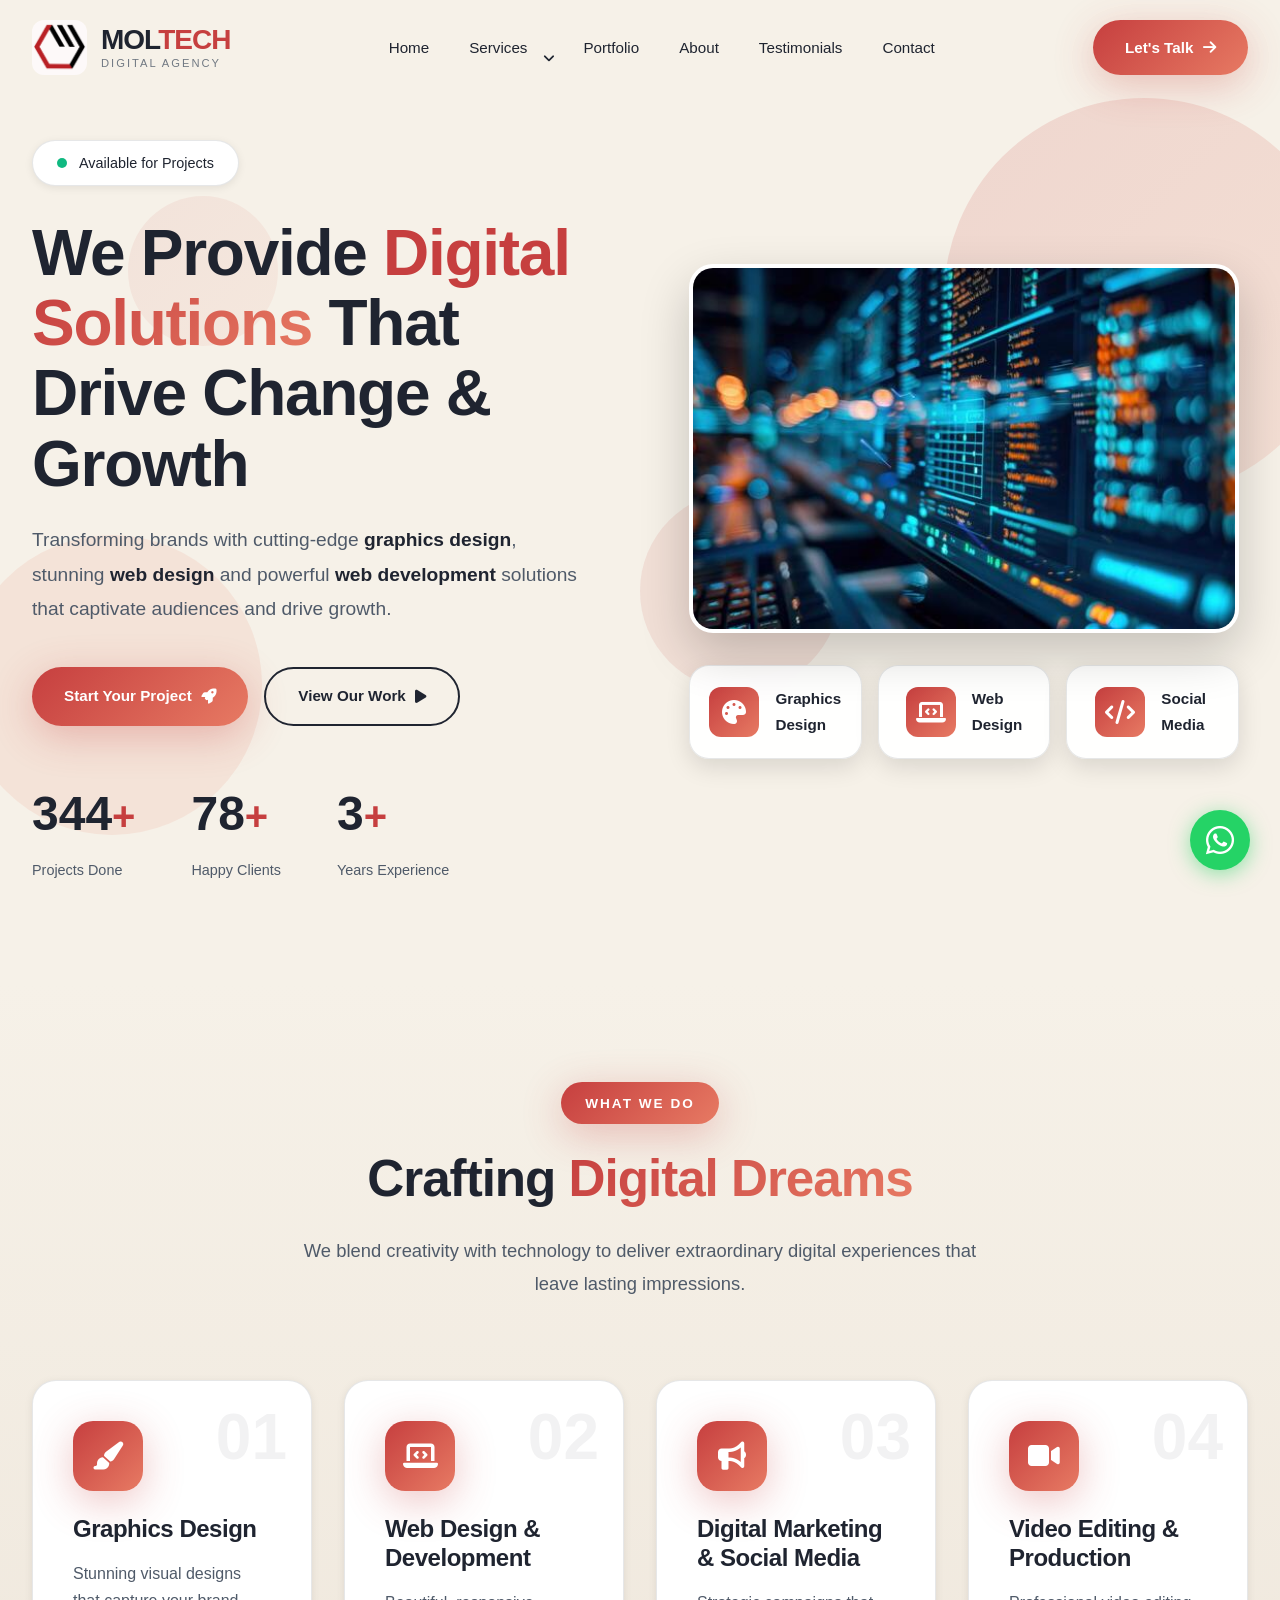
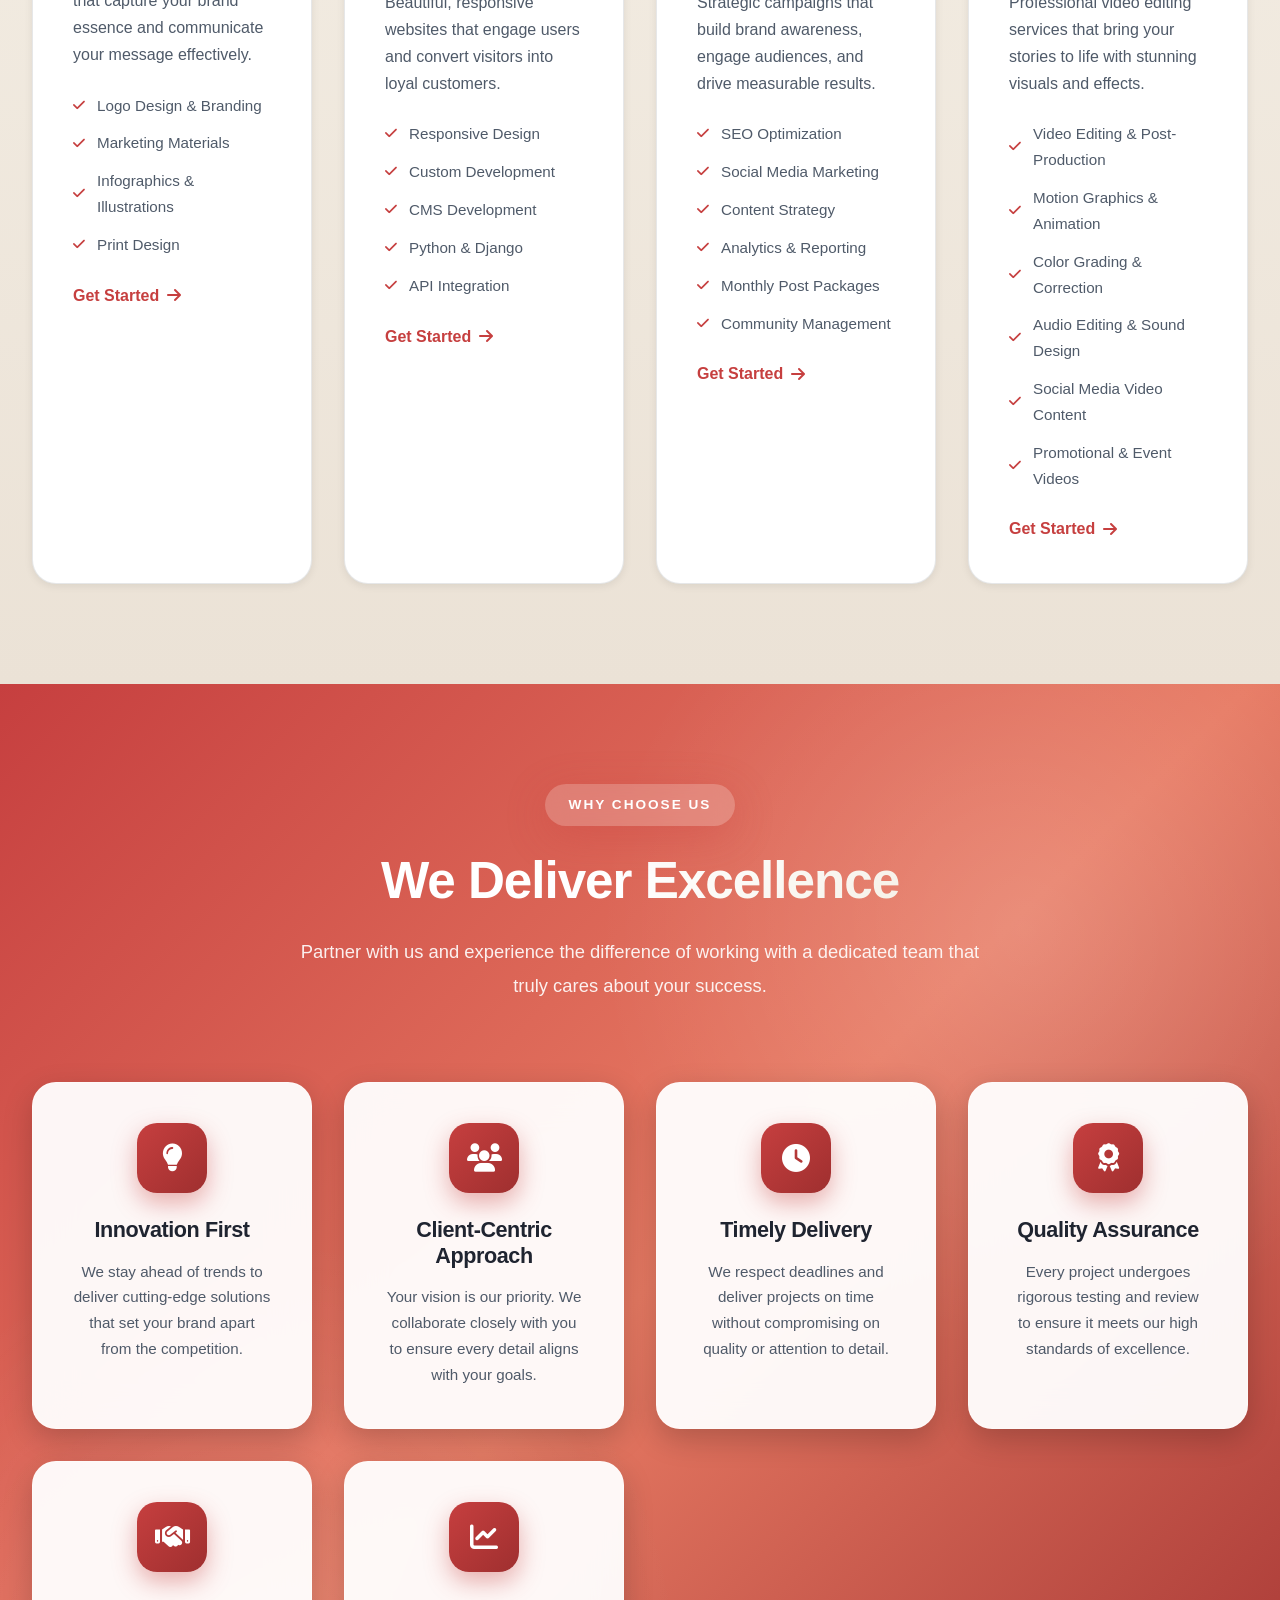
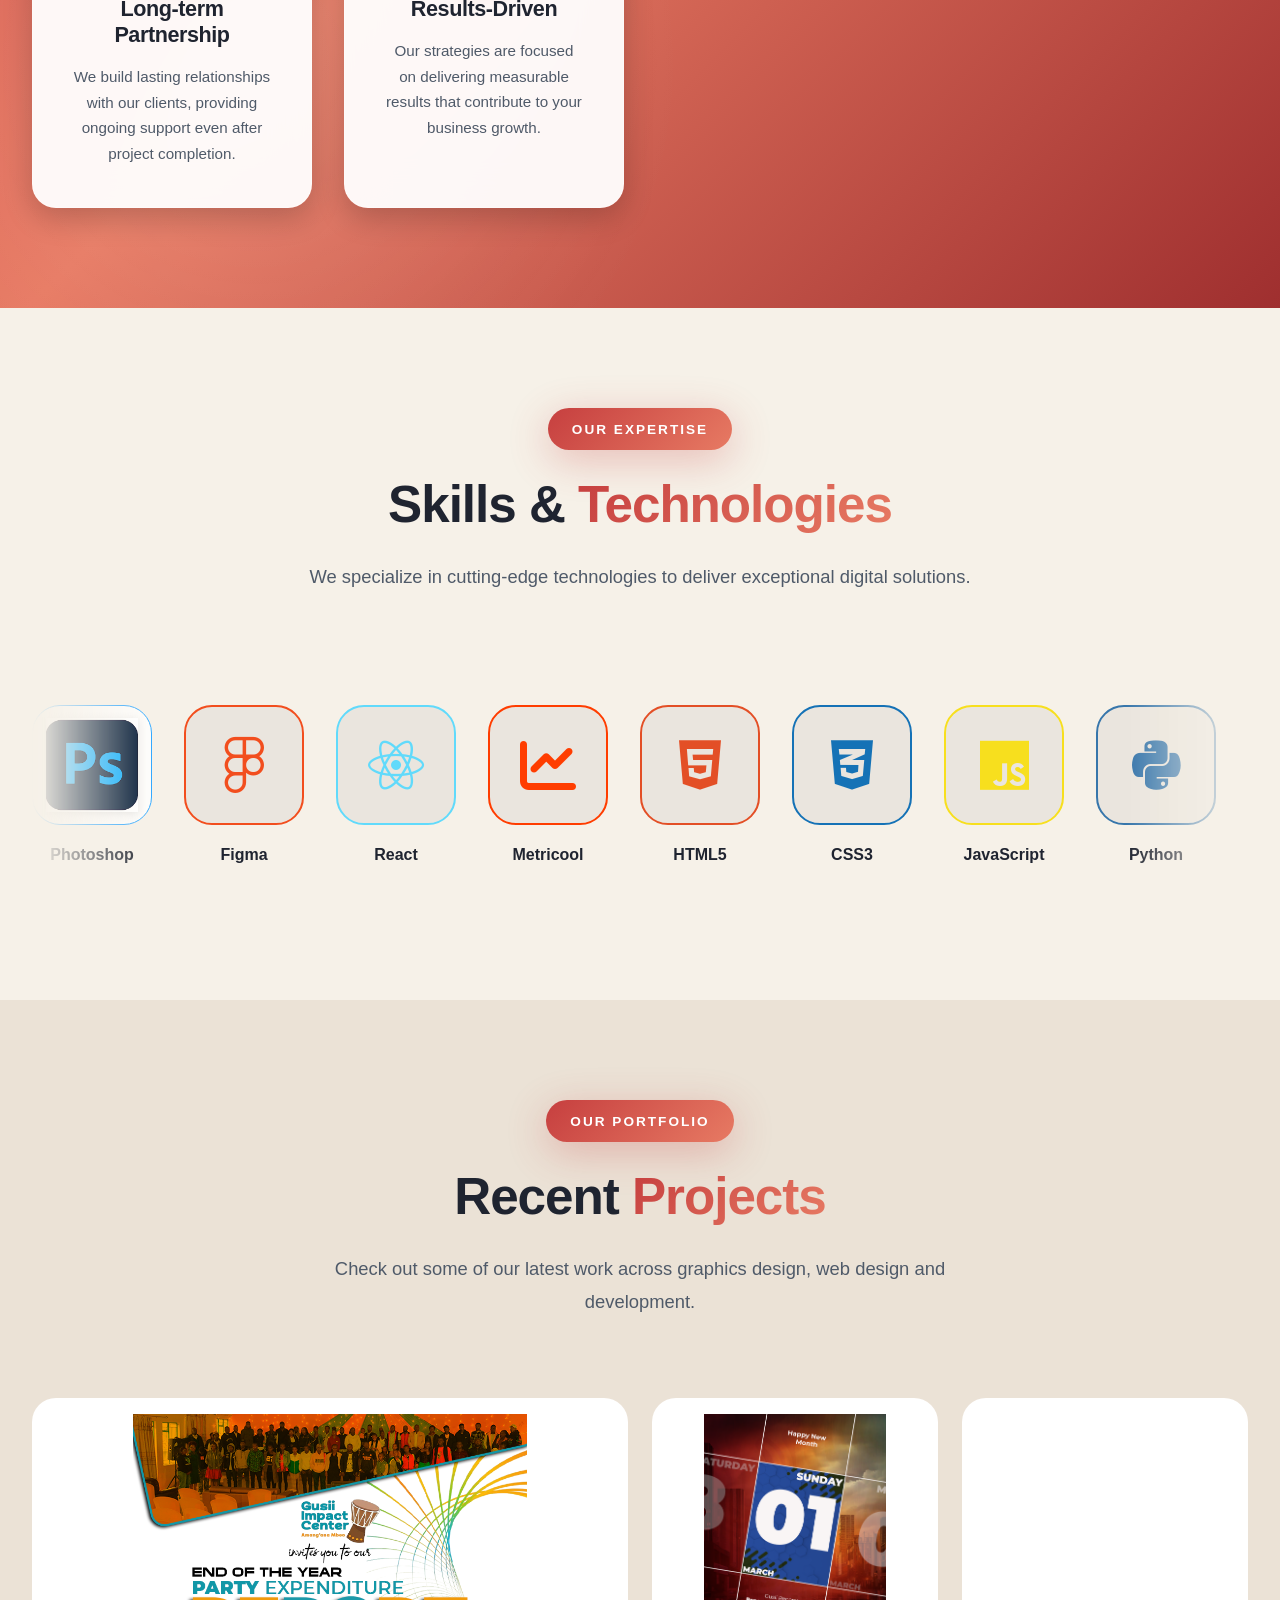
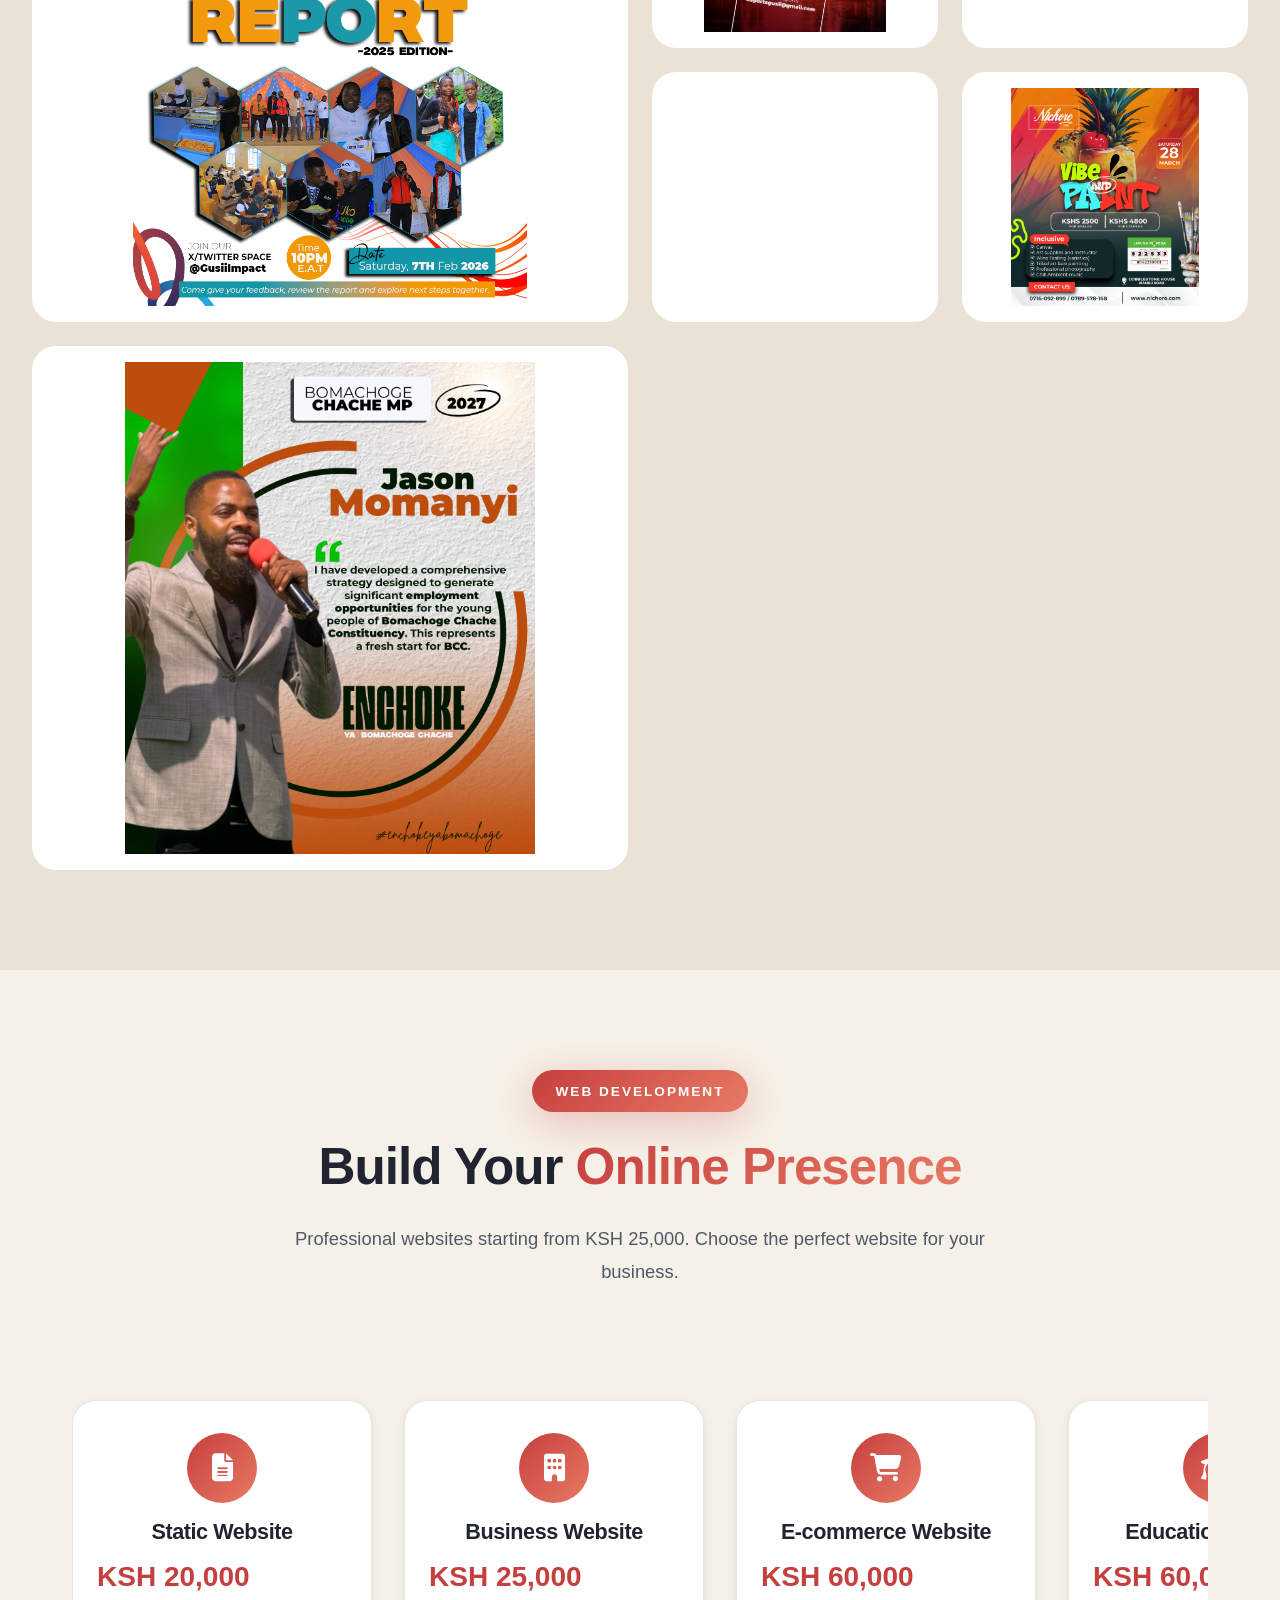
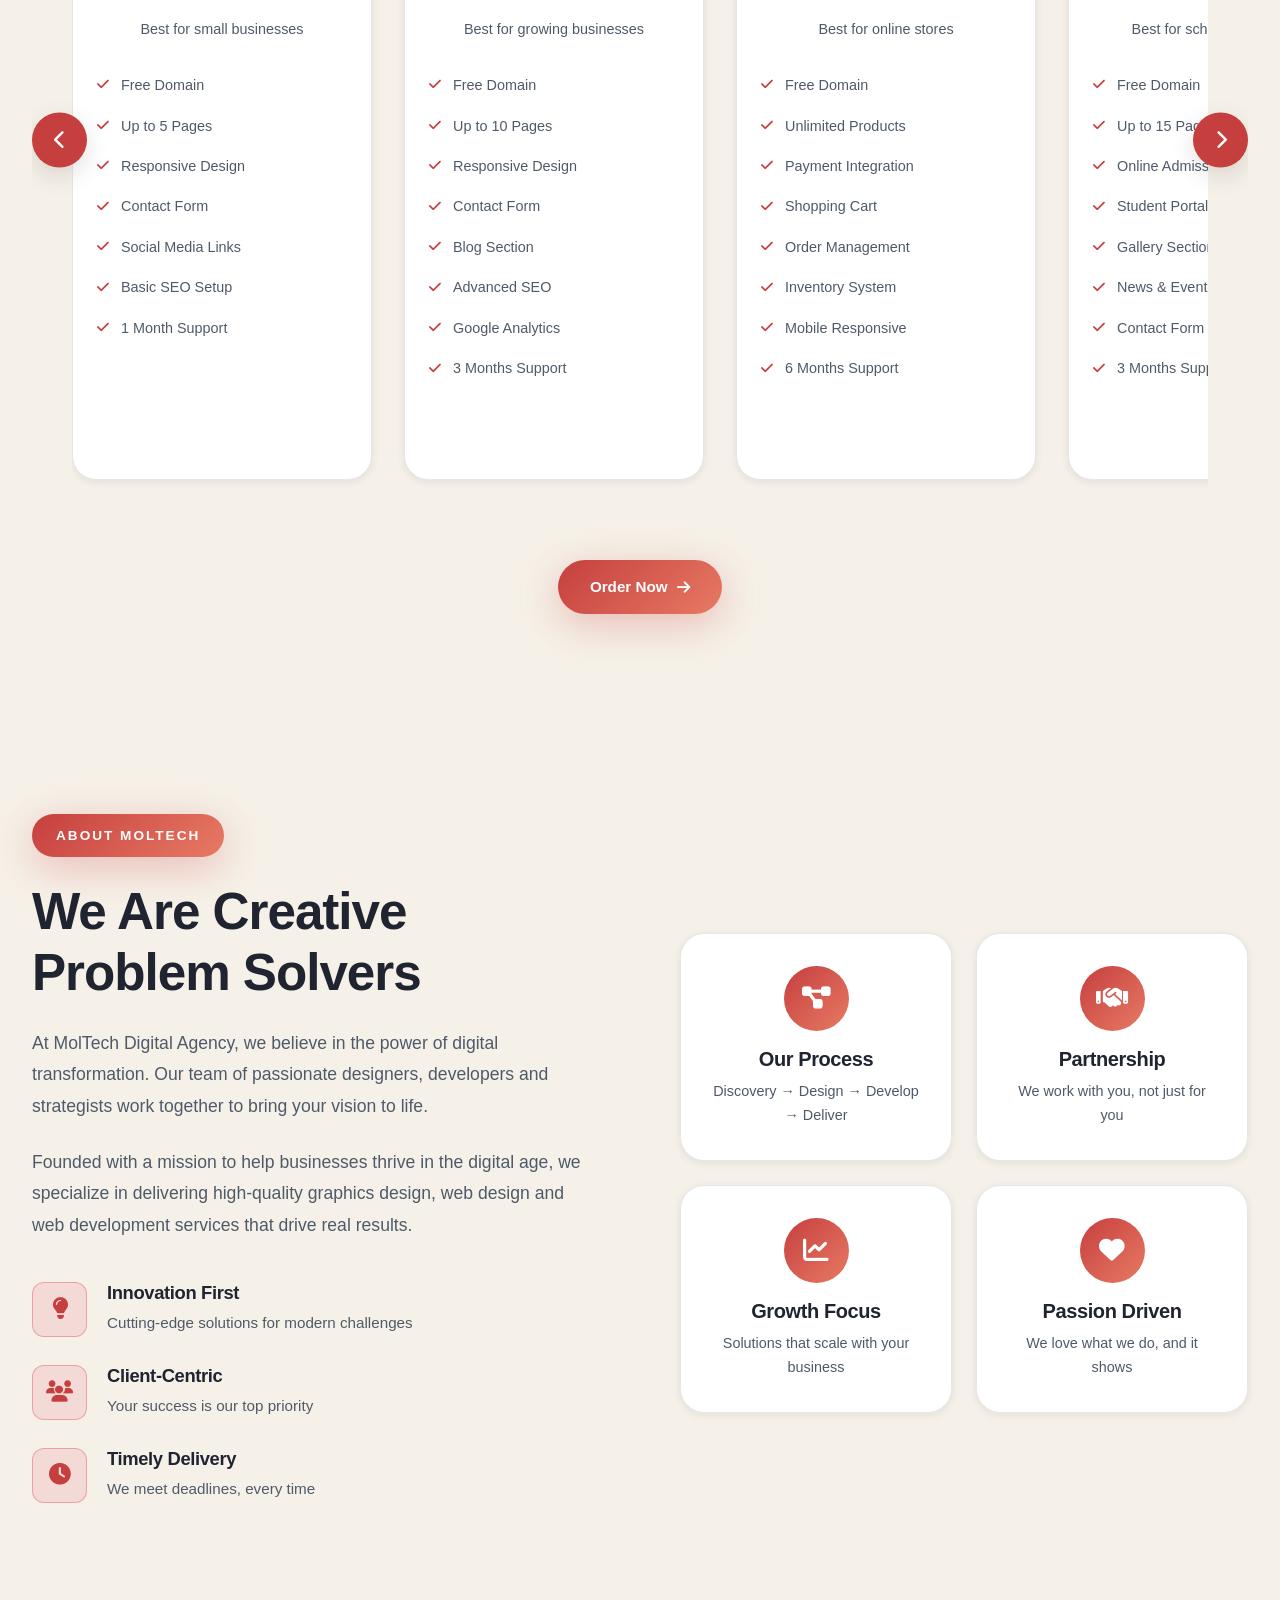
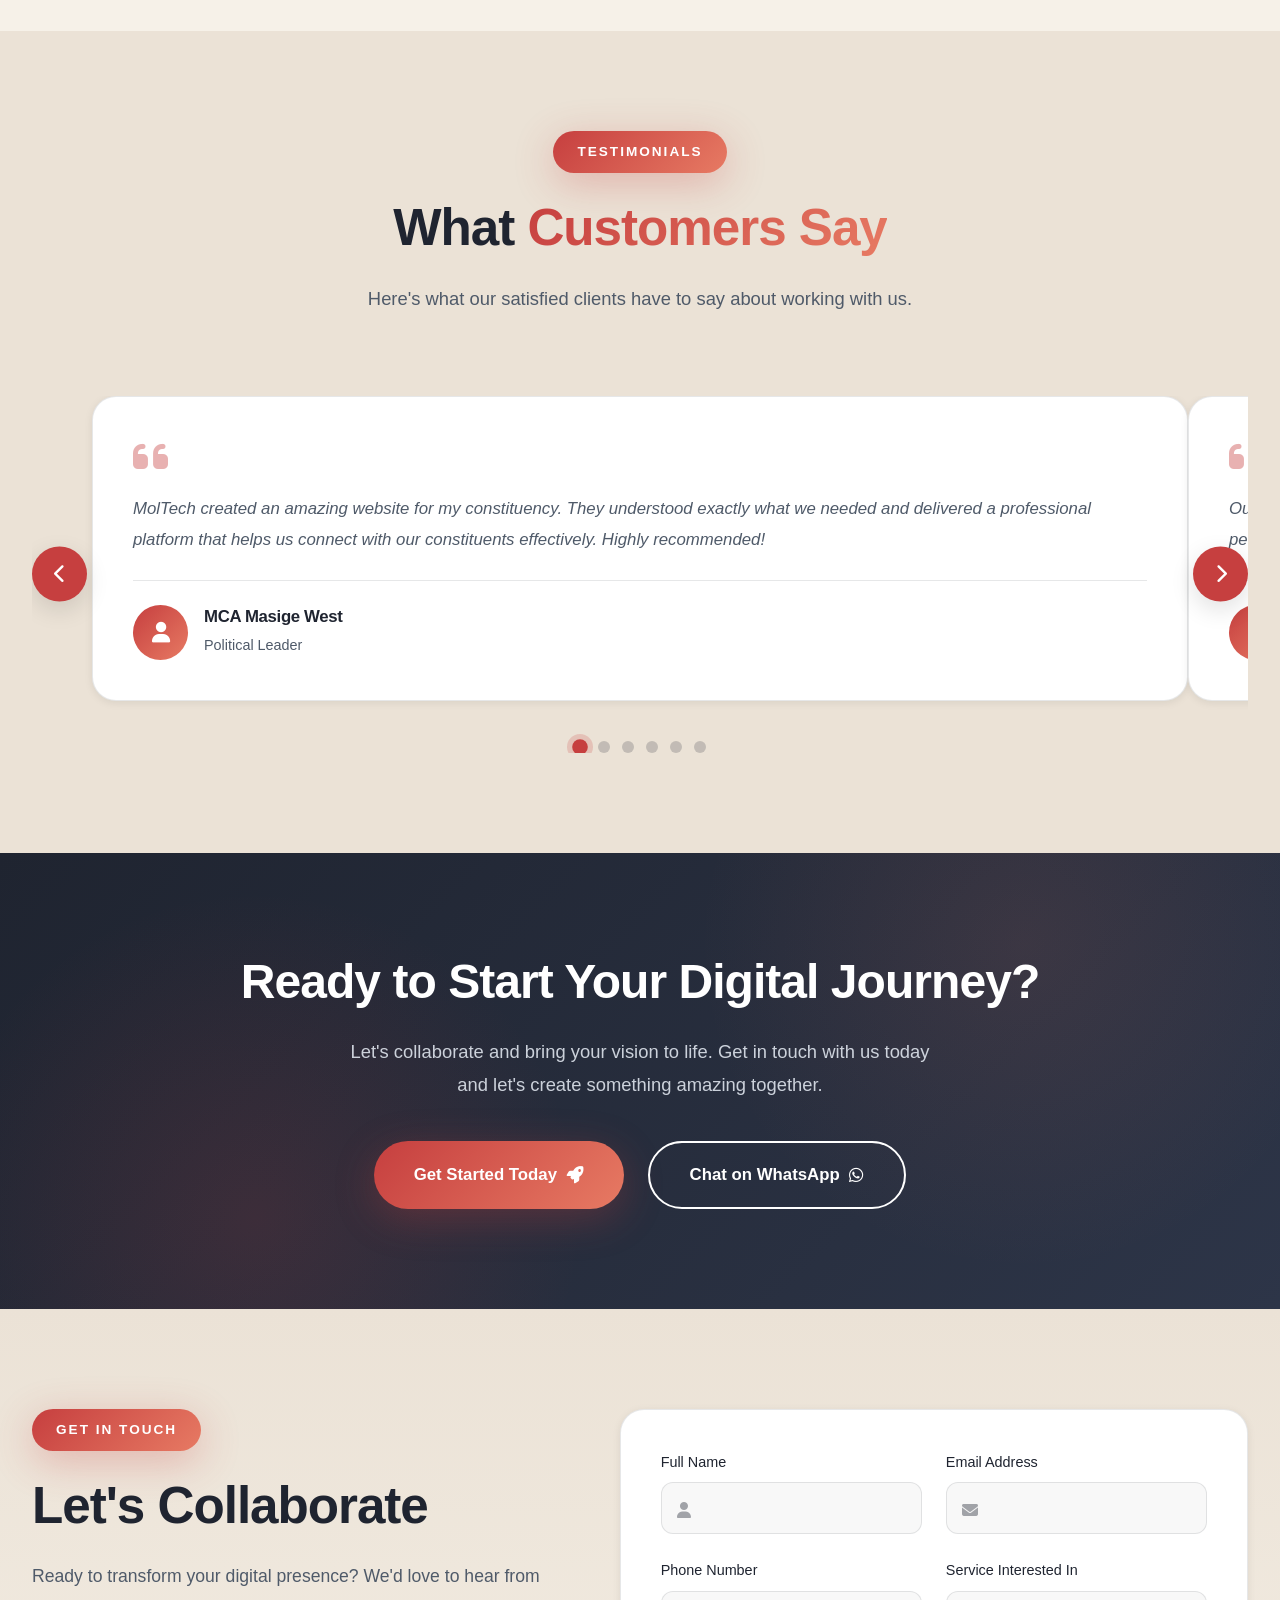
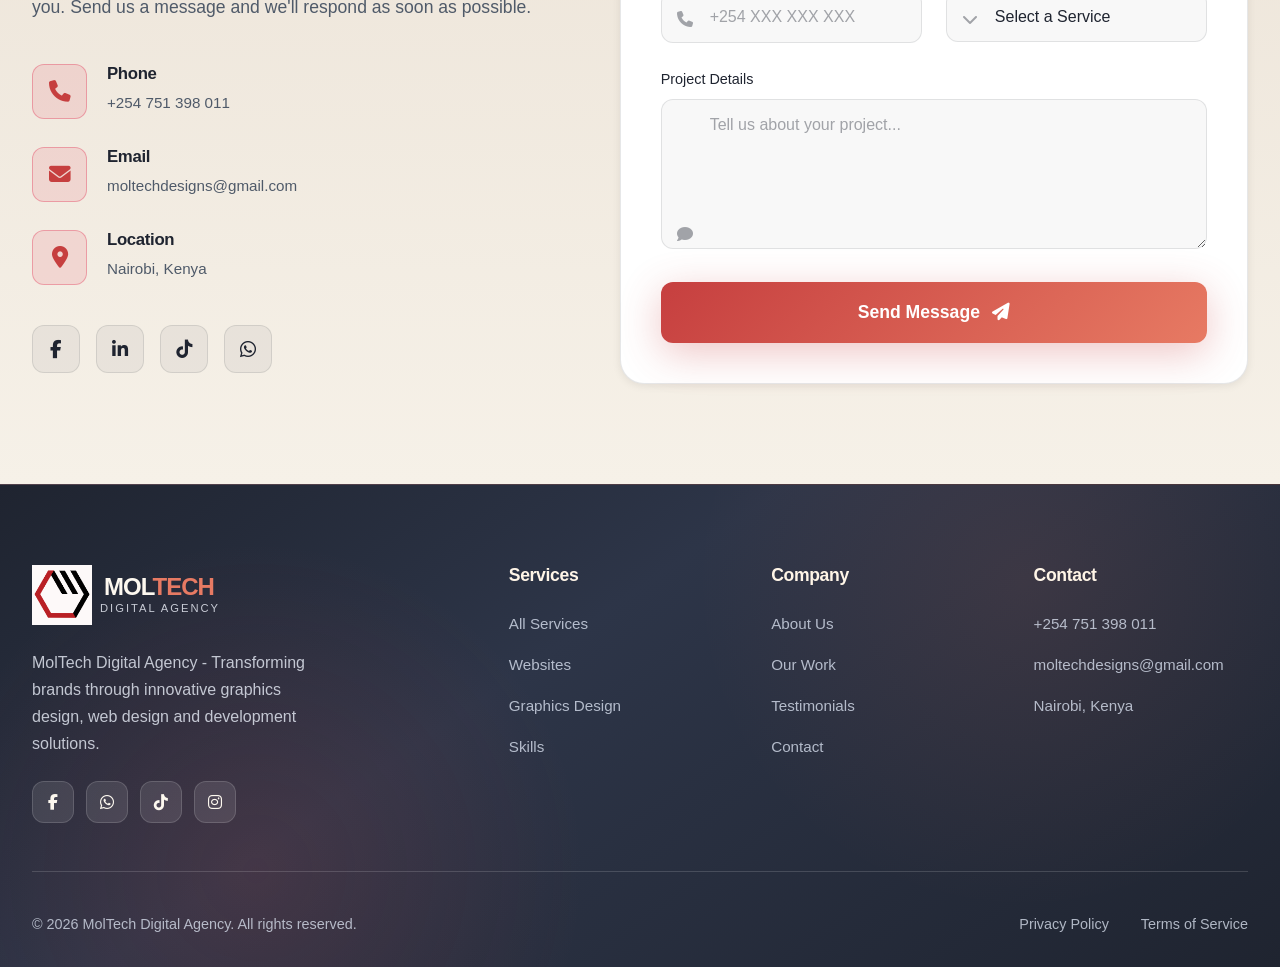
<file: index.html>
<!DOCTYPE html>
<html lang="en">
<head>
    <meta charset="UTF-8">
    <meta name="viewport" content="width=device-width, initial-scale=1.0">
    <meta http-equiv="X-UA-Compatible" content="IE=edge">
    <meta name="format-detection" content="telephone=no">
    <meta name="robots" content="index, follow">
    <meta http-equiv="Content-Security-Policy" content="default-src 'self'; style-src 'self' 'unsafe-inline' https://fonts.googleapis.com https://cdnjs.cloudflare.com; font-src 'self' https://fonts.gstatic.com https://cdnjs.cloudflare.com https://use.fontawesome.com; img-src 'self' data: https://images.unsplash.com; script-src 'self' 'unsafe-inline'; form-action 'self' https://formsubmit.co">
    <meta name="theme-color" content="#c63f3f">
    <title>MolTech Digital Agency | Graphics Design, Web Design & Development</title>
    <meta name="description" content="MolTech - Leading digital agency specializing in graphics design, web design, web development, UI/UX design, and creative solutions.">
    <link rel="canonical" href="https://moltechdesigns.com/">
    <meta property="og:type" content="website">
    <meta property="og:title" content="MolTech Digital Agency | Graphics Design, Web Design & Development">
    <meta property="og:description" content="Transform your brand with modern graphics, web design, and web development services from MolTech.">
    <meta property="og:url" content="https://moltechdesigns.com/">
    <meta property="og:image" content="https://moltechdesigns.com/images/Moltech%20Logo.png">
    <meta name="twitter:card" content="summary_large_image">
    <meta name="twitter:title" content="MolTech Digital Agency | Graphics Design, Web Design & Development">
    <meta name="twitter:description" content="Transform your brand with modern graphics, web design, and web development services from MolTech.">
    <meta name="twitter:image" content="https://moltechdesigns.com/images/Moltech%20Logo.png">
    <link rel="stylesheet" href="css/style.css">
    <link rel="preconnect" href="https://fonts.googleapis.com">
    <link rel="preconnect" href="https://fonts.gstatic.com" crossorigin>
    <link href="https://fonts.googleapis.com/css2?family=Outfit:wght@300;400;500;600;700;800;900&family=Space+Grotesk:wght@400;500;600;700&display=swap" rel="stylesheet" media="print" onload="this.media='all'">
    <noscript><link href="https://fonts.googleapis.com/css2?family=Outfit:wght@300;400;500;600;700;800;900&family=Space+Grotesk:wght@400;500;600;700&display=swap" rel="stylesheet"></noscript>
    <link rel="icon" type="image/png" sizes="32x32" href="images/Moltech Logo.png">
    <link rel="icon" type="image/png" sizes="16x16" href="images/Moltech Logo.png">
    <link rel="shortcut icon" href="images/Moltech Logo.png">
    <link rel="stylesheet" href="https://cdnjs.cloudflare.com/ajax/libs/font-awesome/6.4.0/css/all.min.css">
    
    <!-- Google Analytics -->
    <script async src="https://www.googletagmanager.com/gtag/js?id=G-J9PNTR7R5Y"></script>
    <script>
        window.dataLayer = window.dataLayer || [];
        function gtag(){dataLayer.push(arguments);}
        gtag('js', new Date());
        gtag('config', 'G-J9PNTR7R5Y');
    </script>
</head>
<body>

    <!-- Header & Navigation -->
    <header id="header">
        <nav class="container">
            <a href="#home" class="logo-container">
                <img src="images/Moltech Logo.png" alt="MolTech Logo" class="logo-img" decoding="async" loading="lazy">
                <span class="logo-text-wrapper">
                    <span class="logo-text">MOL<span>tech</span></span>
                    <span class="tagline">Digital agency</span>
                </span>
            </a>
            <ul class="nav-links" id="primary-navigation">
                <li><a href="index.html" class="nav-link"><span>Home</span><span class="nav-line"></span></a></li>
                <li class="dropdown">
                    <a href="index.html#services" class="nav-link dropdown-toggle"><span>Services</span><span class="nav-line"></span></a>
                    <ul class="dropdown-menu">
                        <li><a href="services/graphics-design.html">Graphics Design</a></li>
                        <li><a href="services/web-design.html">Web Design & Development</a></li>
                        <li><a href="services/digital-marketing.html">Digital Marketing & Social Media</a></li>
                        <li><a href="services/video-editing.html">Video Editing & Production</a></li>
                    </ul>
                </li>
                <li><a href="index.html#work" class="nav-link"><span>Portfolio</span><span class="nav-line"></span></a></li>
                <li><a href="about.html" class="nav-link"><span>About</span><span class="nav-line"></span></a></li>
                <li><a href="index.html#testimonials" class="nav-link"><span>Testimonials</span><span class="nav-line"></span></a></li>
                <li><a href="index.html#contact" class="nav-link"><span>Contact</span><span class="nav-line"></span></a></li>
                <li class="nav-cta-mobile">
                    <a href="https://wa.me/254751398011?text=Hello%20Moltech,%20I%20would%20like%20to%20discuss%20a%20project%20with%20you." class="cta-button" target="_blank">
                        <span>Let's Talk</span>
                        <i class="fas fa-arrow-right"></i>
                    </a>
                </li>
            </ul>
            <a href="https://wa.me/254751398011?text=Hello%20Moltech,%20I%20would%20like%20to%20discuss%20a%20project%20with%20you." class="cta-button" target="_blank">
                <span>Let's Talk</span>
                <i class="fas fa-arrow-right"></i>
            </a>
            <button class="mobile-toggle" aria-label="Toggle menu" aria-expanded="false" aria-controls="primary-navigation">
                <span></span>
                <span></span>
                <span></span>
            </button>
        </nav>
    </header>

    <!-- Hero Section -->
    <section id="home" class="hero">
        <div class="hero-bg-shapes">
            <div class="shape shape-1"></div>
            <div class="shape shape-2"></div>
            <div class="shape shape-3"></div>
            <div class="shape shape-4"></div>
        </div>
        <div class="container">
            <div class="hero-content">
                <div class="hero-text">
                    <div class="hero-badge">
                        <span class="pulse-dot"></span>
                        <span>Available for Projects</span>
                    </div>
                    <h1 class="hero-title">
                        We Provide <span class="highlight">Digital</span><br>
                        <span class="gradient-text">Solutions</span> That<br>
                        Drive Change & Growth
                    </h1>
                    <p class="hero-description">
                        Transforming brands with cutting-edge <strong>graphics design</strong>, stunning <strong>web design</strong> and powerful <strong>web development</strong> solutions that captivate audiences and drive growth.
                    </p>
                    <div class="hero-buttons">
                        <a href="#contact" class="cta-button primary">
                            <span>Start Your Project</span>
                            <i class="fas fa-rocket"></i>
                        </a>
                        <a href="#work" class="cta-button secondary">
                            <span>View Our Work</span>
                            <i class="fas fa-play"></i>
                        </a>
                    </div>
                    <div class="hero-stats">
                        <div class="stat-item">
                            <span class="stat-number" data-target="350">0</span><span class="stat-suffix">+</span>
                            <span class="stat-label">Projects Done</span>
                        </div>
                        <div class="stat-item">
                            <span class="stat-number" data-target="80">0</span><span class="stat-suffix">+</span>
                            <span class="stat-label">Happy Clients</span>
                        </div>
                        <div class="stat-item">
                            <span class="stat-number" data-target="4">0</span><span class="stat-suffix">+</span>
                            <span class="stat-label">Years Experience</span>
                        </div>
                    </div>
                </div>
                <div class="hero-visual">
                    <div class="hero-image-wrapper">
                        <div class="hero-image">
                            <img src="images/data center.jpg" alt="Data Center" loading="lazy" decoding="async">
                        </div>
                        <div class="hero-badges">
                            <div class="visual-card card-1">
                                <div class="card-icon"><i class="fas fa-palette"></i></div>
                                <span>Graphics Design</span>
                            </div>
                            <div class="visual-card card-2">
                                <div class="card-icon"><i class="fas fa-laptop-code"></i></div>
                                <span>Web Design</span>
                            </div>
                            <div class="visual-card card-3">
                                <div class="card-icon"><i class="fas fa-code"></i></div>
                                <span>Social Media</span>
                            </div>
                        </div>
                    </div>
                </div>
            </div>
        </div>
    </section>

    <!-- Services Section -->
    <section id="services" class="services">
        <div class="container">
            <div class="section-header">
                <span class="section-tag">What We Do</span>
                <h2 class="section-title">Crafting <span class="highlight">Digital Dreams</span></h2>
                <p class="section-subtitle">We blend creativity with technology to deliver extraordinary digital experiences that leave lasting impressions.</p>
            </div>
            <div class="services-grid">
                <div class="service-card" id="graphics-design">
                    <div class="service-glow"></div>
                    <div class="service-icon">
                        <i class="fas fa-paint-brush"></i>
                    </div>
                    <div class="service-number">01</div>
                    <h3>Graphics Design</h3>
                    <p>Stunning visual designs that capture your brand essence and communicate your message effectively.</p>
                    <ul class="service-features">
                        <li><i class="fas fa-check"></i> Logo Design & Branding</li>
                        <li><i class="fas fa-check"></i> Marketing Materials</li>
                        <li><i class="fas fa-check"></i> Infographics & Illustrations</li>
                        <li><i class="fas fa-check"></i> Print Design</li>
                    </ul>
                    <a href="#contact" class="service-link">Get Started <i class="fas fa-arrow-right"></i></a>
                </div>
                <div class="service-card" id="web-design">
                    <div class="service-glow"></div>
                    <div class="service-icon">
                        <i class="fas fa-laptop-code"></i>
                    </div>
                    <div class="service-number">02</div>
                    <h3>Web Design & Development</h3>
                    <p>Beautiful, responsive websites that engage users and convert visitors into loyal customers.</p>
                    <ul class="service-features">
                        <li><i class="fas fa-check"></i> Responsive Design</li>
                        <li><i class="fas fa-check"></i> Custom Development</li>
                        <li><i class="fas fa-check"></i> CMS Development</li>
                        <li><i class="fas fa-check"></i> Python & Django</li>
                        <li><i class="fas fa-check"></i> API Integration</li>
                    </ul>
                    <a href="#contact" class="service-link">Get Started <i class="fas fa-arrow-right"></i></a>
                </div>
                <div class="service-card" id="digital-marketing">
                    <div class="service-glow"></div>
                    <div class="service-icon">
                        <i class="fas fa-bullhorn"></i>
                    </div>
                    <div class="service-number">03</div>
                    <h3>Digital Marketing & Social Media</h3>
                    <p>Strategic campaigns that build brand awareness, engage audiences, and drive measurable results.</p>
                    <ul class="service-features">
                        <li><i class="fas fa-check"></i> SEO Optimization</li>
                        <li><i class="fas fa-check"></i> Social Media Marketing</li>
                        <li><i class="fas fa-check"></i> Content Strategy</li>
                        <li><i class="fas fa-check"></i> Analytics & Reporting</li>
                        <li><i class="fas fa-check"></i> Monthly Post Packages</li>
                        <li><i class="fas fa-check"></i> Community Management</li>
                    </ul>
                    <a href="#contact" class="service-link">Get Started <i class="fas fa-arrow-right"></i></a>
                </div>
                <div class="service-card" id="video-editing">
                    <div class="service-glow"></div>
                    <div class="service-icon">
                        <i class="fas fa-video"></i>
                    </div>
                    <div class="service-number">04</div>
                    <h3>Video Editing & Production</h3>
                    <p>Professional video editing services that bring your stories to life with stunning visuals and effects.</p>
                    <ul class="service-features">
                        <li><i class="fas fa-check"></i> Video Editing & Post-Production</li>
                        <li><i class="fas fa-check"></i> Motion Graphics & Animation</li>
                        <li><i class="fas fa-check"></i> Color Grading & Correction</li>
                        <li><i class="fas fa-check"></i> Audio Editing & Sound Design</li>
                        <li><i class="fas fa-check"></i> Social Media Video Content</li>
                        <li><i class="fas fa-check"></i> Promotional & Event Videos</li>
                    </ul>
                    <a href="#contact" class="service-link">Get Started <i class="fas fa-arrow-right"></i></a>
                </div>
            </div>
        </div>
    </section>

    <!-- Why Choose Us Section -->
    <section id="why-us" class="why-us">
        <div class="container">
            <div class="section-header">
                <span class="section-tag">Why Choose Us</span>
                <h2 class="section-title">We Deliver <span class="highlight">Excellence</span></h2>
                <p class="section-subtitle">Partner with us and experience the difference of working with a dedicated team that truly cares about your success.</p>
            </div>
            <div class="features-grid">
                <div class="feature-card">
                    <div class="feature-icon">
                        <i class="fas fa-lightbulb"></i>
                    </div>
                    <h3>Innovation First</h3>
                    <p>We stay ahead of trends to deliver cutting-edge solutions that set your brand apart from the competition.</p>
                </div>
                <div class="feature-card">
                    <div class="feature-icon">
                        <i class="fas fa-users"></i>
                    </div>
                    <h3>Client-Centric Approach</h3>
                    <p>Your vision is our priority. We collaborate closely with you to ensure every detail aligns with your goals.</p>
                </div>
                <div class="feature-card">
                    <div class="feature-icon">
                        <i class="fas fa-clock"></i>
                    </div>
                    <h3>Timely Delivery</h3>
                    <p>We respect deadlines and deliver projects on time without compromising on quality or attention to detail.</p>
                </div>
                <div class="feature-card">
                    <div class="feature-icon">
                        <i class="fas fa-award"></i>
                    </div>
                    <h3>Quality Assurance</h3>
                    <p>Every project undergoes rigorous testing and review to ensure it meets our high standards of excellence.</p>
                </div>
                <div class="feature-card">
                    <div class="feature-icon">
                        <i class="fas fa-handshake"></i>
                    </div>
                    <h3>Long-term Partnership</h3>
                    <p>We build lasting relationships with our clients, providing ongoing support even after project completion.</p>
                </div>
                <div class="feature-card">
                    <div class="feature-icon">
                        <i class="fas fa-chart-line"></i>
                    </div>
                    <h3>Results-Driven</h3>
                    <p>Our strategies are focused on delivering measurable results that contribute to your business growth.</p>
                </div>
            </div>
        </div>
    </section>

    <!-- Skills & Expertise Section -->
    <section id="skills" class="skills">
        <div class="container">
            <div class="section-header">
                <span class="section-tag">Our Expertise</span>
                <h2 class="section-title">Skills & <span class="highlight">Technologies</span></h2>
                <p class="section-subtitle">We specialize in cutting-edge technologies to deliver exceptional digital solutions.</p>
            </div>
            <div class="skills-marquee-wrapper">
                <div class="skills-marquee">
                    <div class="skills-track">
                        <div class="skill-item" data-color="#31A8FF">
                            <div class="skill-logo"><img src="images/adobe photoshop.png" alt="Photoshop"></div>
                            <span class="skill-name">Photoshop</span>
                        </div>
                        <div class="skill-item" data-color="#F24E1E">
                            <div class="skill-logo"><i class="fab fa-figma"></i></div>
                            <span class="skill-name">Figma</span>
                        </div>
                        <div class="skill-item" data-color="#61DAFB">
                            <div class="skill-logo"><i class="fab fa-react"></i></div>
                            <span class="skill-name">React</span>
                        </div>
                        <div class="skill-item" data-color="#FF3D00">
                            <div class="skill-logo"><i class="fas fa-chart-line"></i></div>
                            <span class="skill-name">Metricool</span>
                        </div>
                        <div class="skill-item" data-color="#E34F26">
                            <div class="skill-logo"><i class="fab fa-html5"></i></div>
                            <span class="skill-name">HTML5</span>
                        </div>
                        <div class="skill-item" data-color="#1572B6">
                            <div class="skill-logo"><i class="fab fa-css3-alt"></i></div>
                            <span class="skill-name">CSS3</span>
                        </div>
                        <div class="skill-item" data-color="#F7DF1E">
                            <div class="skill-logo"><i class="fab fa-js"></i></div>
                            <span class="skill-name">JavaScript</span>
                        </div>
                        <div class="skill-item" data-color="#3776AB">
                            <div class="skill-logo"><i class="fab fa-python"></i></div>
                            <span class="skill-name">Python</span>
                        </div>
                        <div class="skill-item" data-color="#339933">
                            <div class="skill-logo"><i class="fab fa-node-js"></i></div>
                            <span class="skill-name">Node.js</span>
                        </div>
                        <div class="skill-item" data-color="#FF9A00">
                            <div class="skill-logo"><img src="images/adobe illustrator.png" alt="Illustrator"></div>
                            <span class="skill-name">Illustrator</span>
                        </div>
                        <div class="skill-item" data-color="#FF61F6">
                            <div class="skill-logo"><img src="images/adobe xd.png" alt="Adobe XD"></div>
                            <span class="skill-name">Adobe XD</span>
                        </div>
                        <div class="skill-item" data-color="#9999FF">
                            <div class="skill-logo"><img src="images/Adobe premiere.png" alt="Premiere Pro"></div>
                            <span class="skill-name">Premiere Pro</span>
                        </div>
                        <div class="skill-item" data-color="#00F2EA">
                            <div class="skill-logo"><img src="images/capcut logo.jpg" alt="CapCut"></div>
                            <span class="skill-name">CapCut</span>
                        </div>
                    </div>
                    <div class="skills-track">
                        <div class="skill-item" data-color="#31A8FF">
                            <div class="skill-logo"><img src="images/adobe photoshop.png" alt="Photoshop"></div>
                            <span class="skill-name">Photoshop</span>
                        </div>
                        <div class="skill-item" data-color="#F24E1E">
                            <div class="skill-logo"><i class="fab fa-figma"></i></div>
                            <span class="skill-name">Figma</span>
                        </div>
                        <div class="skill-item" data-color="#61DAFB">
                            <div class="skill-logo"><i class="fab fa-react"></i></div>
                            <span class="skill-name">React</span>
                        </div>
                        <div class="skill-item" data-color="#FF3D00">
                            <div class="skill-logo"><i class="fas fa-chart-line"></i></div>
                            <span class="skill-name">Metricool</span>
                        </div>
                        <div class="skill-item" data-color="#E34F26">
                            <div class="skill-logo"><i class="fab fa-html5"></i></div>
                            <span class="skill-name">HTML5</span>
                        </div>
                        <div class="skill-item" data-color="#1572B6">
                            <div class="skill-logo"><i class="fab fa-css3-alt"></i></div>
                            <span class="skill-name">CSS3</span>
                        </div>
                        <div class="skill-item" data-color="#F7DF1E">
                            <div class="skill-logo"><i class="fab fa-js"></i></div>
                            <span class="skill-name">JavaScript</span>
                        </div>
                        <div class="skill-item" data-color="#3776AB">
                            <div class="skill-logo"><i class="fab fa-python"></i></div>
                            <span class="skill-name">Python</span>
                        </div>
                        <div class="skill-item" data-color="#339933">
                            <div class="skill-logo"><i class="fab fa-node-js"></i></div>
                            <span class="skill-name">Node.js</span>
                        </div>
                        <div class="skill-item" data-color="#FF9A00">
                            <div class="skill-logo"><img src="images/adobe illustrator.png" alt="Illustrator"></div>
                            <span class="skill-name">Illustrator</span>
                        </div>
                        <div class="skill-item" data-color="#FF61F6">
                            <div class="skill-logo"><img src="images/adobe xd.png" alt="Adobe XD"></div>
                            <span class="skill-name">Adobe XD</span>
                        </div>
                        <div class="skill-item" data-color="#9999FF">
                            <div class="skill-logo"><img src="images/Adobe premiere.png" alt="Premiere Pro"></div>
                            <span class="skill-name">Premiere Pro</span>
                        </div>
                        <div class="skill-item" data-color="#00F2EA">
                            <div class="skill-logo"><img src="images/capcut logo.jpg" alt="CapCut"></div>
                            <span class="skill-name">CapCut</span>
                        </div>
                    </div>
                </div>
            </div>
        </div>
    </section>

    <!-- Work Section -->
    <section id="work" class="work">
        <div class="container">
            <div class="section-header">
                <span class="section-tag">Our Portfolio</span>
                <h2 class="section-title">Recent <span class="highlight">Projects</span></h2>
                <p class="section-subtitle">Check out some of our latest work across graphics design, web design and development.</p>
            </div>
            <div class="work-grid">
                <div class="work-item work-large">
                    <div class="work-image">
                        <img src="images/GIC Report.png" alt="GIC Report Design" loading="lazy" decoding="async">
                        <div class="work-overlay">
                            <div class="work-category">Graphics Design</div>
                            <h4>GIC Report</h4>
                            <p>Professional report design</p>
                        </div>
                    </div>
                </div>
                <div class="work-item">
                    <div class="work-image">
                        <img src="images/Social Media Flyer.png" alt="Social Media Flyer Design" loading="lazy" decoding="async">
                        <div class="work-overlay">
                            <div class="work-category">Graphics Design</div>
                            <h4>Social Media Flyer</h4>
                            <p>Custom social media design</p>
                        </div>
                    </div>
                </div>
                <div class="work-item">
                    <div class="work-image">
                        <img src="images/International Women's Day.png" alt="International Women's Day Design" loading="lazy" decoding="async">
                        <div class="work-overlay">
                            <div class="work-category">Graphics Design</div>
                            <h4>International Women's Day</h4>
                            <p>Celebration design</p>
                        </div>
                    </div>
                </div>
                <div class="work-item">
                    <div class="work-image">
                        <img src="images/Safari Rally.jpeg" alt="Safari Rally Design" loading="lazy" decoding="async">
                        <div class="work-overlay">
                            <div class="work-category">Graphics Design</div>
                            <h4>Safari Rally</h4>
                            <p>Event poster design</p>
                        </div>
                    </div>
                </div>
                <div class="work-item">
                    <div class="work-image">
                        <img src="images/Vibe and Paint.png" alt="Vibe and Paint Design" loading="lazy" decoding="async">
                        <div class="work-overlay">
                            <div class="work-category">Graphics Design</div>
                            <h4>Vibe and Paint</h4>
                            <p>Art event design</p>
                        </div>
                    </div>
                </div>
                <div class="work-item work-large">
                    <div class="work-image">
                        <img src="images/Aspiring Leader, Politician.png" alt="Aspiring Leader Design" loading="lazy" decoding="async">
                        <div class="work-overlay">
                            <div class="work-category">Graphics Design</div>
                            <h4>Aspiring Leader Campaign</h4>
                            <p>Political campaign design</p>
                        </div>
                    </div>
                </div>
            </div>
        </div>
    </section>

    <!-- Web Development Services Section -->
    <section id="web-development" class="web-development">
        <div class="container">
            <div class="section-header">
                <span class="section-tag">Web Development</span>
                <h2 class="section-title">Build Your <span class="highlight">Online Presence</span></h2>
                <p class="section-subtitle">Professional websites starting from KSH 25,000. Choose the perfect website for your business.</p>
            </div>
            <div class="carousel-container">
                <button class="carousel-btn prev-btn-web"><i class="fas fa-chevron-left"></i></button>
                <div class="website-carousel">
                    <div class="website-card">
                        <div class="website-icon"><i class="fas fa-file-alt"></i></div>
                        <h3>Static Website</h3>
                        <div class="website-price-row">
                            <div class="website-price">KSH 20,000</div>
                        </div>
                        <p class="website-tag">Best for small businesses</p>
                        <ul class="website-features">
                            <li><i class="fas fa-check"></i> Free Domain</li>
                            <li><i class="fas fa-check"></i> Up to 5 Pages</li>
                            <li><i class="fas fa-check"></i> Responsive Design</li>
                            <li><i class="fas fa-check"></i> Contact Form</li>
                            <li><i class="fas fa-check"></i> Social Media Links</li>
                            <li><i class="fas fa-check"></i> Basic SEO Setup</li>
                            <li><i class="fas fa-check"></i> 1 Month Support</li>
                        </ul>
                    </div>
                    <div class="website-card">
                        <div class="website-icon"><i class="fas fa-building"></i></div>
                        <h3>Business Website</h3>
                        <div class="website-price-row">
                            <div class="website-price">KSH 25,000</div>
                        </div>
                        <p class="website-tag">Best for growing businesses</p>
                        <ul class="website-features">
                            <li><i class="fas fa-check"></i> Free Domain</li>
                            <li><i class="fas fa-check"></i> Up to 10 Pages</li>
                            <li><i class="fas fa-check"></i> Responsive Design</li>
                            <li><i class="fas fa-check"></i> Contact Form</li>
                            <li><i class="fas fa-check"></i> Blog Section</li>
                            <li><i class="fas fa-check"></i> Advanced SEO</li>
                            <li><i class="fas fa-check"></i> Google Analytics</li>
                            <li><i class="fas fa-check"></i> 3 Months Support</li>
                        </ul>
                    </div>
                    <div class="website-card">
                        <div class="website-icon"><i class="fas fa-shopping-cart"></i></div>
                        <h3>E-commerce Website</h3>
                        <div class="website-price-row">
                            <div class="website-price">KSH 60,000</div>
                        </div>
                        <p class="website-tag">Best for online stores</p>
                        <ul class="website-features">
                            <li><i class="fas fa-check"></i> Free Domain</li>
                            <li><i class="fas fa-check"></i> Unlimited Products</li>
                            <li><i class="fas fa-check"></i> Payment Integration</li>
                            <li><i class="fas fa-check"></i> Shopping Cart</li>
                            <li><i class="fas fa-check"></i> Order Management</li>
                            <li><i class="fas fa-check"></i> Inventory System</li>
                            <li><i class="fas fa-check"></i> Mobile Responsive</li>
                            <li><i class="fas fa-check"></i> 6 Months Support</li>
                        </ul>
                    </div>
                    <div class="website-card">
                        <div class="website-icon"><i class="fas fa-graduation-cap"></i></div>
                        <h3>Education Website</h3>
                        <div class="website-price-row">
                            <div class="website-price">KSH 60,000</div>
                        </div>
                        <p class="website-tag">Best for schools & colleges</p>
                        <ul class="website-features">
                            <li><i class="fas fa-check"></i> Free Domain</li>
                            <li><i class="fas fa-check"></i> Up to 15 Pages</li>
                            <li><i class="fas fa-check"></i> Online Admissions</li>
                            <li><i class="fas fa-check"></i> Student Portal</li>
                            <li><i class="fas fa-check"></i> Gallery Section</li>
                            <li><i class="fas fa-check"></i> News & Events</li>
                            <li><i class="fas fa-check"></i> Contact Form</li>
                            <li><i class="fas fa-check"></i> 3 Months Support</li>
                        </ul>
                    </div>
                    <div class="website-card">
                        <div class="website-icon"><i class="fas fa-hotel"></i></div>
                        <h3>Hotel & Restaurant</h3>
                        <div class="website-price-row">
                            <div class="website-price">KSH 28,000</div>
                        </div>
                        <p class="website-tag">Best for hospitality</p>
                        <ul class="website-features">
                            <li><i class="fas fa-check"></i> Free Domain</li>
                            <li><i class="fas fa-check"></i> Room/Menu Display</li>
                            <li><i class="fas fa-check"></i> Online Booking</li>
                            <li><i class="fas fa-check"></i> Photo Gallery</li>
                            <li><i class="fas fa-check"></i> Reviews Section</li>
                            <li><i class="fas fa-check"></i> Contact Form</li>
                            <li><i class="fas fa-check"></i> Responsive Design</li>
                            <li><i class="fas fa-check"></i> 3 Months Support</li>
                        </ul>
                    </div>
                    <div class="website-card">
                        <div class="website-icon"><i class="fas fa-newspaper"></i></div>
                        <h3>News & Blog Website</h3>
                        <div class="website-price-row">
                            <div class="website-price">KSH 30,000</div>
                        </div>
                        <p class="website-tag">Best for content creators</p>
                        <ul class="website-features">
                            <li><i class="fas fa-check"></i> Free Domain</li>
                            <li><i class="fas fa-check"></i> Unlimited Articles</li>
                            <li><i class="fas fa-check"></i> Category System</li>
                            <li><i class="fas fa-check"></i> Newsletter Signup</li>
                            <li><i class="fas fa-check"></i> Social Sharing</li>
                            <li><i class="fas fa-check"></i> Comment System</li>
                            <li><i class="fas fa-check"></i> SEO Optimized</li>
                            <li><i class="fas fa-check"></i> 3 Months Support</li>
                        </ul>
                    </div>
                    <div class="website-card">
                        <div class="website-icon"><i class="fas fa-user-tie"></i></div>
                        <h3>Portfolio Website</h3>
                        <div class="website-price-row">
                            <div class="website-price">KSH 20,000</div>
                        </div>
                        <p class="website-tag">Showcase your professional brand</p>
                        <ul class="website-features">
                            <li><i class="fas fa-check"></i> Free Domain</li>
                            <li><i class="fas fa-check"></i> Personal Portfolio</li>
                            <li><i class="fas fa-check"></i> Resume/CV Section</li>
                            <li><i class="fas fa-check"></i> Project Showcase</li>
                            <li><i class="fas fa-check"></i> Contact Form</li>
                            <li><i class="fas fa-check"></i> Social Media Links</li>
                            <li><i class="fas fa-check"></i> Responsive Design</li>
                            <li><i class="fas fa-check"></i> 1 Month Support</li>
                        </ul>
                    </div>
                    <div class="website-card">
                        <div class="website-icon"><i class="fas fa-home"></i></div>
                        <h3>Real Estate Website</h3>
                        <div class="website-price-row">
                            <div class="website-price">KSH 45,000</div>
                        </div>
                        <p class="website-tag">Property listings and agent profiles</p>
                        <ul class="website-features">
                            <li><i class="fas fa-check"></i> Free Domain</li>
                            <li><i class="fas fa-check"></i> Property Listings</li>
                            <li><i class="fas fa-check"></i> Advanced Search</li>
                            <li><i class="fas fa-check"></i> Agent Profiles</li>
                            <li><i class="fas fa-check"></i> Photo Gallery</li>
                            <li><i class="fas fa-check"></i> Contact Forms</li>
                            <li><i class="fas fa-check"></i> Google Maps Integration</li>
                            <li><i class="fas fa-check"></i> 3 Months Support</li>
                        </ul>
                    </div>
                    <div class="website-card">
                        <div class="website-icon"><i class="fas fa-hospital"></i></div>
                        <h3>Medical/Healthcare Website</h3>
                        <div class="website-price-row">
                            <div class="website-price">KSH 40,000</div>
                        </div>
                        <p class="website-tag">For clinics, hospitals & doctors</p>
                        <ul class="website-features">
                            <li><i class="fas fa-check"></i> Free Domain</li>
                            <li><i class="fas fa-check"></i> Doctor Profiles</li>
                            <li><i class="fas fa-check"></i> Appointment Booking</li>
                            <li><i class="fas fa-check"></i> Services Overview</li>
                            <li><i class="fas fa-check"></i> Patient Testimonials</li>
                            <li><i class="fas fa-check"></i> Contact Information</li>
                            <li><i class="fas fa-check"></i> Emergency Contacts</li>
                            <li><i class="fas fa-check"></i> 3 Months Support</li>
                        </ul>
                    </div>
                    <div class="website-card">
                        <div class="website-icon"><i class="fas fa-plane"></i></div>
                        <h3>Tour & Traveling Website</h3>
                        <div class="website-price-row">
                            <div class="website-price">KSH 45,000</div>
                        </div>
                        <p class="website-tag">For travel agencies & tour operators</p>
                        <ul class="website-features">
                            <li><i class="fas fa-check"></i> Free Domain</li>
                            <li><i class="fas fa-check"></i> Tour Packages Listing</li>
                            <li><i class="fas fa-check"></i> Online Booking System</li>
                            <li><i class="fas fa-check"></i> Destination Gallery</li>
                            <li><i class="fas fa-check"></i> Travel Blog</li>
                            <li><i class="fas fa-check"></i> Customer Reviews</li>
                            <li><i class="fas fa-check"></i> Inquiry Forms</li>
                            <li><i class="fas fa-check"></i> 3 Months Support</li>
                        </ul>
                    </div>
                    <div class="website-card">
                        <div class="website-icon"><i class="fas fa-sync-alt"></i></div>
                        <h3>Website Redesign</h3>
                        <div class="website-price-row">
                            <div class="website-price">KSH 20,000</div>
                        </div>
                        <p class="website-tag">Refresh your existing website</p>
                        <ul class="website-features">
                            <li><i class="fas fa-check"></i> Free Domain</li>
                            <li><i class="fas fa-check"></i> Modern Design Update</li>
                            <li><i class="fas fa-check"></i> Mobile Optimization</li>
                            <li><i class="fas fa-check"></i> Speed Optimization</li>
                            <li><i class="fas fa-check"></i> SEO Improvements</li>
                            <li><i class="fas fa-check"></i> Content Migration</li>
                            <li><i class="fas fa-check"></i> User Experience Boost</li>
                            <li><i class="fas fa-check"></i> 1 Month Support</li>
                        </ul>
                    </div>
                    <div class="website-card">
                        <div class="website-icon"><i class="fas fa-tools"></i></div>
                        <h3>Website Maintenance</h3>
                        <div class="website-price-row">
                            <div class="website-price">KSH 5,000<span>/month</span></div>
                        </div>
                        <p class="website-tag">Keep your site running smoothly</p>
                        <ul class="website-features">
                            <li><i class="fas fa-check"></i> Free Domain</li>
                            <li><i class="fas fa-check"></i> Regular Updates</li>
                            <li><i class="fas fa-check"></i> Security Patches</li>
                            <li><i class="fas fa-check"></i> Backup Services</li>
                            <li><i class="fas fa-check"></i> Performance Monitoring</li>
                            <li><i class="fas fa-check"></i> Bug Fixes</li>
                            <li><i class="fas fa-check"></i> Content Updates</li>
                            <li><i class="fas fa-check"></i> 24/7 Support</li>
                        </ul>
                    </div>
                </div>
                <button class="carousel-btn next-btn-web"><i class="fas fa-chevron-right"></i></button>
            </div>
            <div class="websites-cta">
                <a href="https://wa.me/254751398011?text=I want to order a website" class="cta-button primary">
                    <span>Order Now</span>
                    <i class="fas fa-arrow-right"></i>
                </a>
            </div>
        </div>
    </section>

    <!-- About Section -->
    <section id="about" class="about">
        <div class="container">
            <div class="about-content">
                <div class="about-text">
                    <span class="section-tag">About MolTech</span>
                    <h2>We Are <span class="highlight">Creative</span> Problem Solvers</h2>
                    <p>At MolTech Digital Agency, we believe in the power of digital transformation. Our team of passionate designers, developers and strategists work together to bring your vision to life.</p>
                    <p>Founded with a mission to help businesses thrive in the digital age, we specialize in delivering high-quality graphics design, web design and web development services that drive real results.</p>
                    <div class="about-features">
                        <div class="about-feature">
                            <i class="fas fa-lightbulb"></i>
                            <div>
                                <h4>Innovation First</h4>
                                <p>Cutting-edge solutions for modern challenges</p>
                            </div>
                        </div>
                        <div class="about-feature">
                            <i class="fas fa-users"></i>
                            <div>
                                <h4>Client-Centric</h4>
                                <p>Your success is our top priority</p>
                            </div>
                        </div>
                        <div class="about-feature">
                            <i class="fas fa-clock"></i>
                            <div>
                                <h4>Timely Delivery</h4>
                                <p>We meet deadlines, every time</p>
                            </div>
                        </div>
                    </div>
                </div>
                <div class="about-visual">
                    <div class="about-card">
                        <div class="about-card-inner">
                            <div class="about-icon"><i class="fas fa-project-diagram"></i></div>
                            <h3>Our Process</h3>
                            <p>Discovery → Design → Develop → Deliver</p>
                        </div>
                    </div>
                    <div class="about-card">
                        <div class="about-card-inner">
                            <div class="about-icon"><i class="fas fa-handshake"></i></div>
                            <h3>Partnership</h3>
                            <p>We work with you, not just for you</p>
                        </div>
                    </div>
                    <div class="about-card">
                        <div class="about-card-inner">
                            <div class="about-icon"><i class="fas fa-chart-line"></i></div>
                            <h3>Growth Focus</h3>
                            <p>Solutions that scale with your business</p>
                        </div>
                    </div>
                    <div class="about-card">
                        <div class="about-card-inner">
                            <div class="about-icon"><i class="fas fa-heart"></i></div>
                            <h3>Passion Driven</h3>
                            <p>We love what we do, and it shows</p>
                        </div>
                    </div>
                </div>
            </div>
        </div>
    </section>

    <!-- Testimonials Section -->
    <section id="testimonials" class="testimonials">
        <div class="container">
            <div class="section-header">
                <span class="section-tag">Testimonials</span>
                <h2 class="section-title">What <span class="highlight">Customers Say</span></h2>
                <p class="section-subtitle">Here's what our satisfied clients have to say about working with us.</p>
            </div>
            <div class="testimonials-carousel">
                <div class="carousel-track">
                    <div class="testimonial-card">
                        <div class="testimonial-content">
                            <i class="fas fa-quote-left quote-icon"></i>
                            <p>MolTech created an amazing website for my constituency. They understood exactly what we needed and delivered a professional platform that helps us connect with our constituents effectively. Highly recommended!</p>
                        </div>
                        <div class="testimonial-author">
                            <div class="author-avatar"><i class="fas fa-user"></i></div>
                            <div class="author-info">
                                <h4>MCA Masige West</h4>
                                <span>Political Leader</span>
                            </div>
                        </div>
                    </div>
                    <div class="testimonial-card">
                        <div class="testimonial-content">
                            <i class="fas fa-quote-left quote-icon"></i>
                            <p>Our shoe business has grown tremendously thanks to MolTech's amazing graphics and promotional designs. They captured our brand perfectly and helped us reach more customers. Great work!</p>
                        </div>
                        <div class="testimonial-author">
                            <div class="author-avatar"><i class="fas fa-user"></i></div>
                            <div class="author-info">
                                <h4>Delvin Kicks</h4>
                                <span>Shoe Seller</span>
                            </div>
                        </div>
                    </div>
                    <div class="testimonial-card">
                        <div class="testimonial-content">
                            <i class="fas fa-quote-left quote-icon"></i>
                            <p>The Safari Rally poster MolTech created for us was absolutely stunning! It captured the adventure and excitement perfectly and got incredible engagement. Will definitely work with them again!</p>
                        </div>
                        <div class="testimonial-author">
                            <div class="author-avatar"><i class="fas fa-user"></i></div>
                            <div class="author-info">
                                <h4>JORBurg Adventures</h4>
                                <span>CEO</span>
                            </div>
                        </div>
                    </div>
                    <div class="testimonial-card">
                        <div class="testimonial-content">
                            <i class="fas fa-quote-left quote-icon"></i>
                            <p>MolTech has been managing our social media accounts and the results have been amazing! Our following has grown significantly and engagement is through the roof. They truly understand digital marketing.</p>
                        </div>
                        <div class="testimonial-author">
                            <div class="author-avatar"><i class="fas fa-user"></i></div>
                            <div class="author-info">
                                <h4>Gusii Reports</h4>
                                <span>CEO</span>
                            </div>
                        </div>
                    </div>
                    <div class="testimonial-card">
                        <div class="testimonial-content">
                            <i class="fas fa-quote-left quote-icon"></i>
                            <p>The posters MolTech creates for our NGO are always professional and impactful. They help us communicate our message effectively to the community. We're grateful for their continued support!</p>
                        </div>
                        <div class="testimonial-author">
                            <div class="author-avatar"><i class="fas fa-user"></i></div>
                            <div class="author-info">
                                <h4>Gusii Impact Center</h4>
                                <span>NGO</span>
                            </div>
                        </div>
                    </div>
                    <div class="testimonial-card">
                        <div class="testimonial-content">
                            <i class="fas fa-quote-left quote-icon"></i>
                            <p>Kazi safi bro. I like the poster. You'll be doing more of such for me</p>
                        </div>
                        <div class="testimonial-author">
                            <div class="author-avatar"><i class="fas fa-user"></i></div>
                            <div class="author-info">
                                <h4>Jason</h4>
                                <span>Aspiring Leader</span>
                            </div>
                        </div>
                    </div>
                </div>
                <button class="carousel-btn carousel-btn-prev"><i class="fas fa-chevron-left"></i></button>
                <button class="carousel-btn carousel-btn-next"><i class="fas fa-chevron-right"></i></button>
                <div class="carousel-dots"></div>
            </div>
        </div>
    </section>

    <!-- CTA Section -->
    <section id="cta" class="cta-section">
        <div class="container">
            <div class="cta-content">
                <h2>Ready to Start Your <span class="highlight">Digital Journey</span>?</h2>
                <p>Let's collaborate and bring your vision to life. Get in touch with us today and let's create something amazing together.</p>
                <div class="cta-buttons">
                    <a href="#contact" class="cta-button primary large">
                        <span>Get Started Today</span>
                        <i class="fas fa-rocket"></i>
                    </a>
                    <a href="https://wa.me/254751398011" class="cta-button secondary large" target="_blank">
                        <span>Chat on WhatsApp</span>
                        <i class="fab fa-whatsapp"></i>
                    </a>
                </div>
            </div>
        </div>
    </section>

    <!-- Contact Section -->
    <section id="contact" class="contact">
        <div class="container">
            <div class="contact-wrapper">
                <div class="contact-info">
                    <span class="section-tag">Get In Touch</span>
                    <h2>Let's <span class="highlight">Collaborate</span></h2>
                    <p>Ready to transform your digital presence? We'd love to hear from you. Send us a message and we'll respond as soon as possible.</p>
                    <div class="contact-details">
                        <div class="contact-item">
                            <div class="contact-icon"><i class="fas fa-phone"></i></div>
                            <div>
                                <h4>Phone</h4>
                                <p>+254 751 398 011</p>
                            </div>
                        </div>
                        <div class="contact-item">
                            <div class="contact-icon"><i class="fas fa-envelope"></i></div>
                            <div>
                                <h4>Email</h4>
                                <p>moltechdesigns@gmail.com</p>
                            </div>
                        </div>
                        <div class="contact-item">
                            <div class="contact-icon"><i class="fas fa-map-marker-alt"></i></div>
                            <div>
                                <h4>Location</h4>
                                <p>Nairobi, Kenya</p>
                            </div>
                        </div>
                    </div>
                    <div class="social-links">
                        <a href="https://www.facebook.com/moltechDesigns" class="social-link"><i class="fab fa-facebook-f"></i></a>
                        <a href="https://www.linkedin.com" class="social-link"><i class="fab fa-linkedin-in"></i></a>
                        <a href="https://www.tiktok.com/@moltechdesigns" class="social-link"><i class="fab fa-tiktok"></i></a>
                        <a href="https://wa.me/254751398011" class="social-link"><i class="fab fa-whatsapp"></i></a>
                    </div>
                </div>
                <form class="contact-form" id="contactForm" action="https://formsubmit.co/moltechdesigns@gmail.com" method="POST">
                    <input type="hidden" name="_subject" value="New MolTech Website Inquiry">
                    <input type="hidden" name="_captcha" value="false">
                    <input type="hidden" name="_template" value="table">
                    <div class="form-row">
                        <div class="form-group">
                            <label for="name">Full Name</label>
                            <input type="text" id="name" name="name" autocomplete="name" placeholder="" required>
                            <i class="fas fa-user"></i>
                        </div>
                        <div class="form-group">
                            <label for="email">Email Address</label>
                            <input type="email" id="email" name="email" autocomplete="email" placeholder="" required>
                            <i class="fas fa-envelope"></i>
                        </div>
                    </div>
                    <div class="form-row">
                        <div class="form-group">
                            <label for="phone">Phone Number</label>
                            <input type="tel" id="phone" name="phone" autocomplete="tel" placeholder="+254 XXX XXX XXX">
                            <i class="fas fa-phone"></i>
                        </div>
                        <div class="form-group">
                            <label for="service">Service Interested In</label>
                            <select id="service" name="service" required>
                                <option value="">Select a Service</option>
                                <option value="graphics">Graphics Design</option>
                                <option value="web-design">Web Design</option>
                                <option value="web-development">Web Development</option>
                                <option value="digital-marketing">Social Media Management</option>
                                <option value="video-editing">Video Editing & Production</option>
                            </select>
                            <i class="fas fa-chevron-down"></i>
                        </div>
                    </div>
                    <div class="form-group full">
                        <label for="message">Project Details</label>
                        <textarea id="message" name="message" placeholder="Tell us about your project..." required></textarea>
                        <i class="fas fa-comment"></i>
                    </div>
                    <button type="submit" class="submit-btn">
                        <span>Send Message</span>
                        <i class="fas fa-paper-plane"></i>
                    </button>
                </form>
            </div>
        </div>
    </section>

    <!-- Footer -->
    <footer>
        <div class="container">
            <div class="footer-content">
                <div class="footer-brand">
                    <a href="#home" class="footer-logo">
                        <img src="images/Moltech Logo.png" alt="MolTech Logo" decoding="async" loading="lazy">
                        <span class="footer-logo-wrapper">
                            <span class="footer-logo-text">MOL<span>tech</span></span>
                            <span class="footer-tagline">Digital agency</span>
                        </span>
                    </a>
                    <p>MolTech Digital Agency - Transforming brands through innovative graphics design, web design and development solutions.</p>
                    <div class="footer-social">
                        <a href="https://www.facebook.com/moltechDesigns"><i class="fab fa-facebook-f"></i></a>
                        <a href="https://wa.me/254751398011"><i class="fab fa-whatsapp"></i></a>
                        <a href="https://www.tiktok.com/@moltechdesigns"><i class="fab fa-tiktok"></i></a>
                        <a href="https://www.instagram.com/moltechdesigns/"><i class="fab fa-instagram"></i></a>
                    </div>
                </div>
                <div class="footer-links">
                    <h4>Services</h4>
                    <ul>
                        <li><a href="#services">All Services</a></li>
                        <li><a href="#websites">Websites</a></li>
                        <li><a href="#designs">Graphics Design</a></li>
                        <li><a href="#skills">Skills</a></li>
                    </ul>
                </div>
                <div class="footer-links">
                    <h4>Company</h4>
                    <ul>
                        <li><a href="about.html">About Us</a></li>
                        <li><a href="#work">Our Work</a></li>
                        <li><a href="#testimonials">Testimonials</a></li>
                        <li><a href="#contact">Contact</a></li>
                    </ul>
                </div>
                <div class="footer-links">
                    <h4>Contact</h4>
                    <ul>
                        <li><a href="tel:+254751398011">+254 751 398 011</a></li>
                        <li><a href="mailto:moltechdesigns@gmail.com">moltechdesigns@gmail.com</a></li>
                        <li><a href="#">Nairobi, Kenya</a></li>
                    </ul>
                </div>
            </div>
            <div class="footer-bottom">
                <p>&copy; 2026 MolTech Digital Agency. All rights reserved.</p>
                <div class="footer-bottom-links">
                    <a href="privacy-policy.html">Privacy Policy</a>
                    <a href="terms-of-service.html">Terms of Service</a>
                </div>
            </div>
        </div>
    </footer>

    <script src="js/script.js"></script>
    
    <!-- Floating WhatsApp Button -->
    <a href="https://wa.me/254751398011" class="floating-whatsapp" target="_blank">
        <i class="fab fa-whatsapp"></i>
    </a>
</body>
</html>
</file>
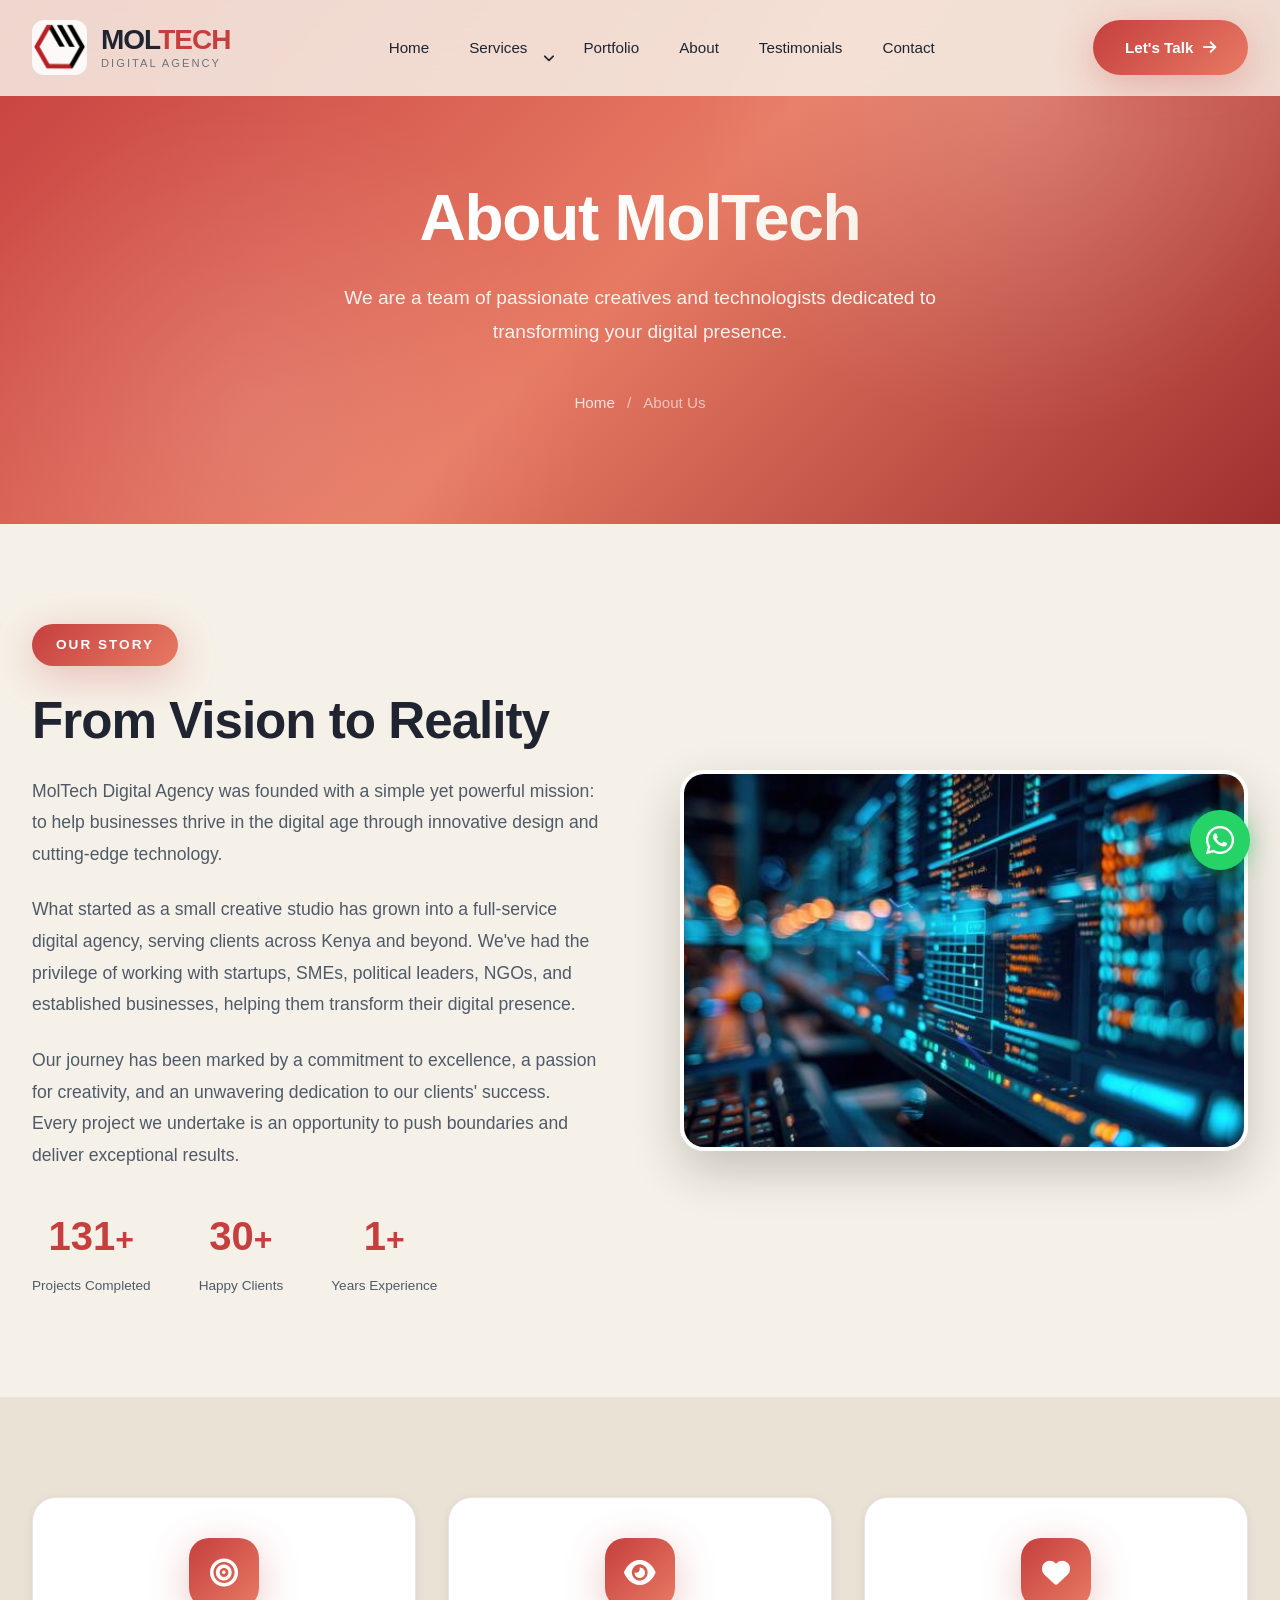
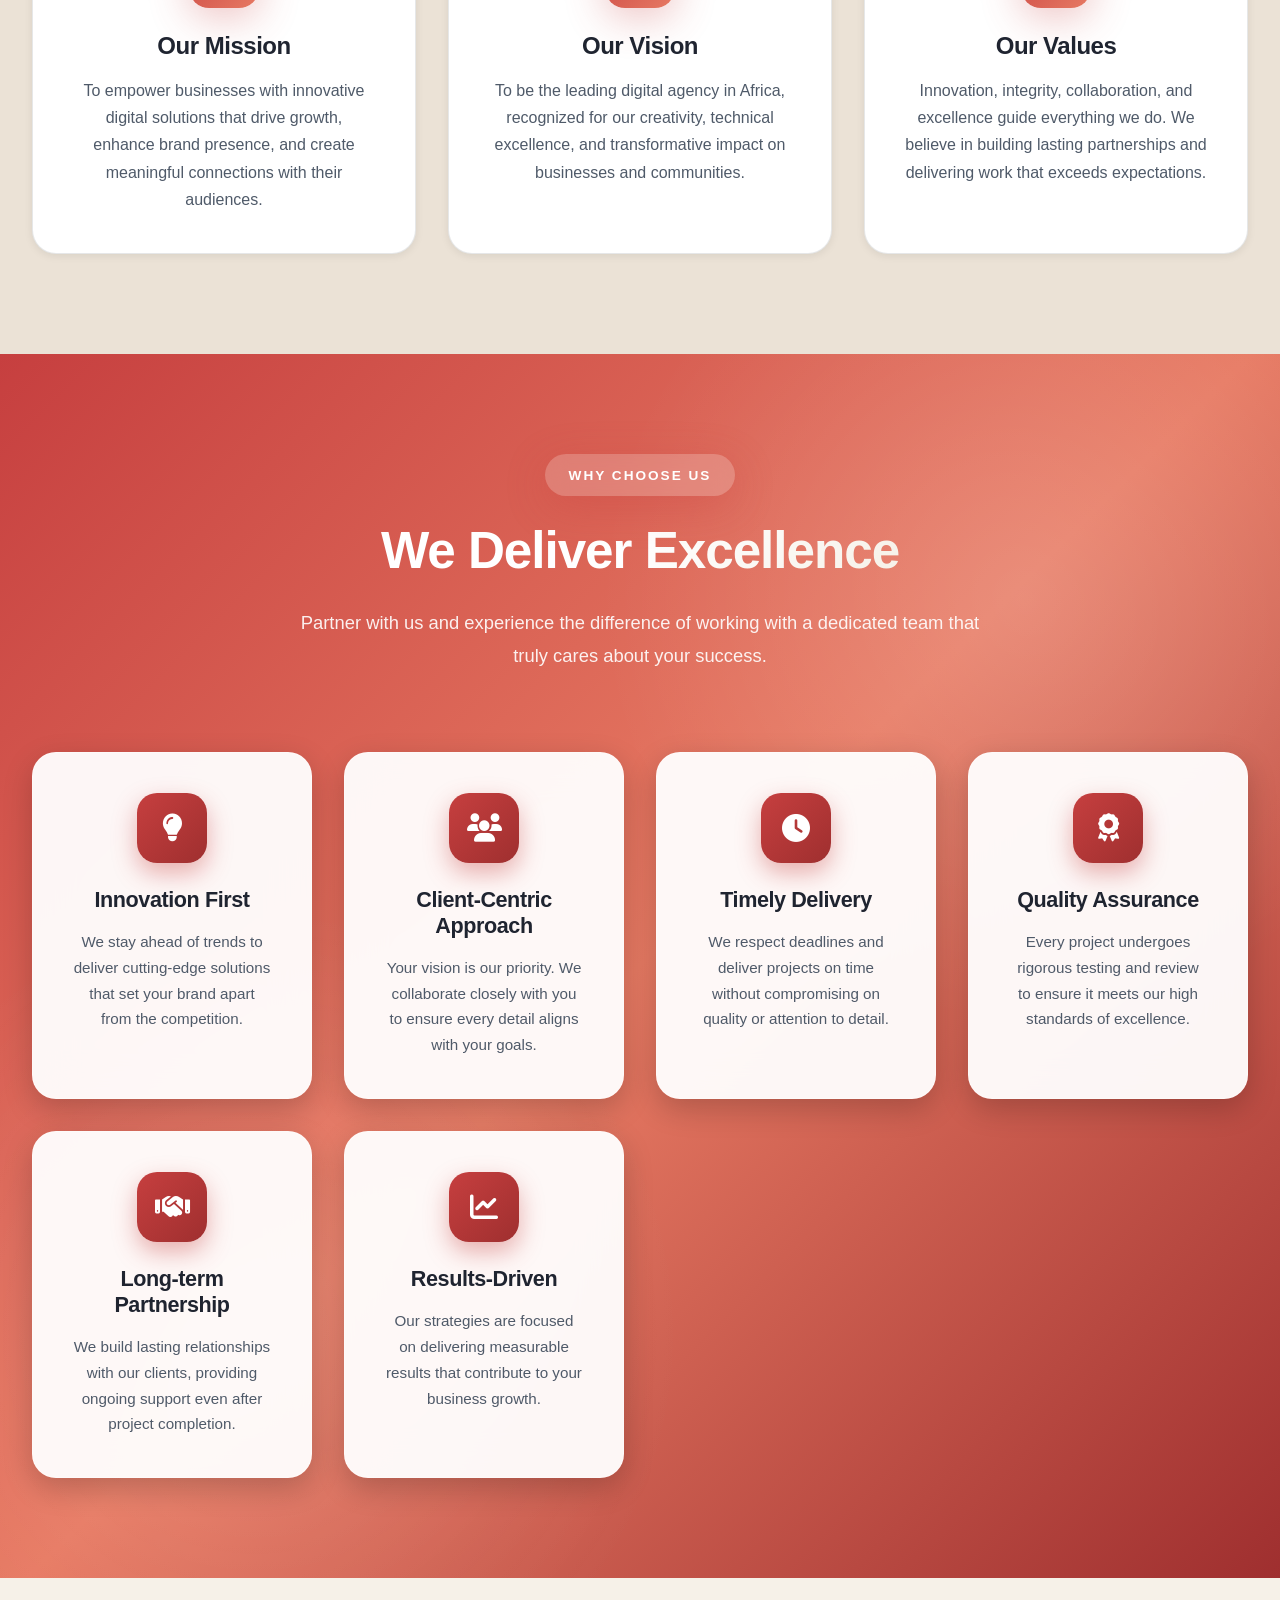
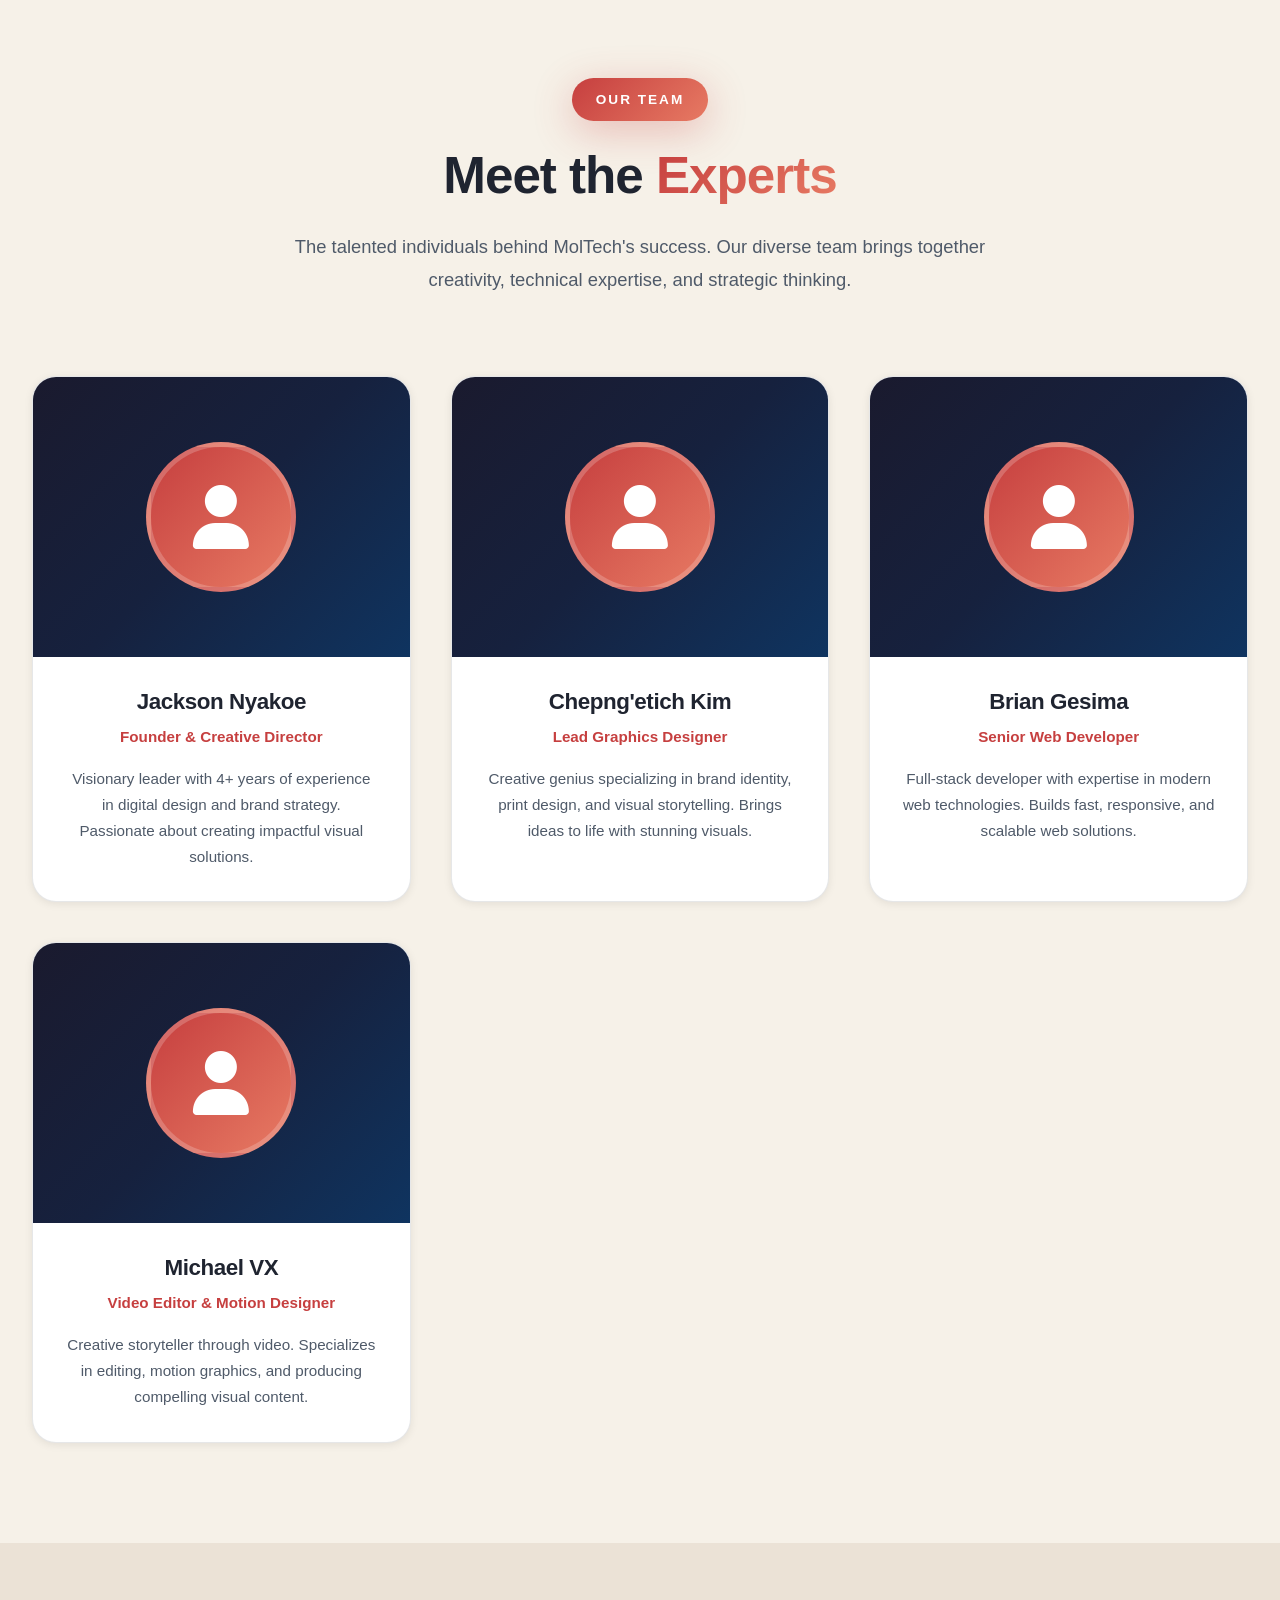
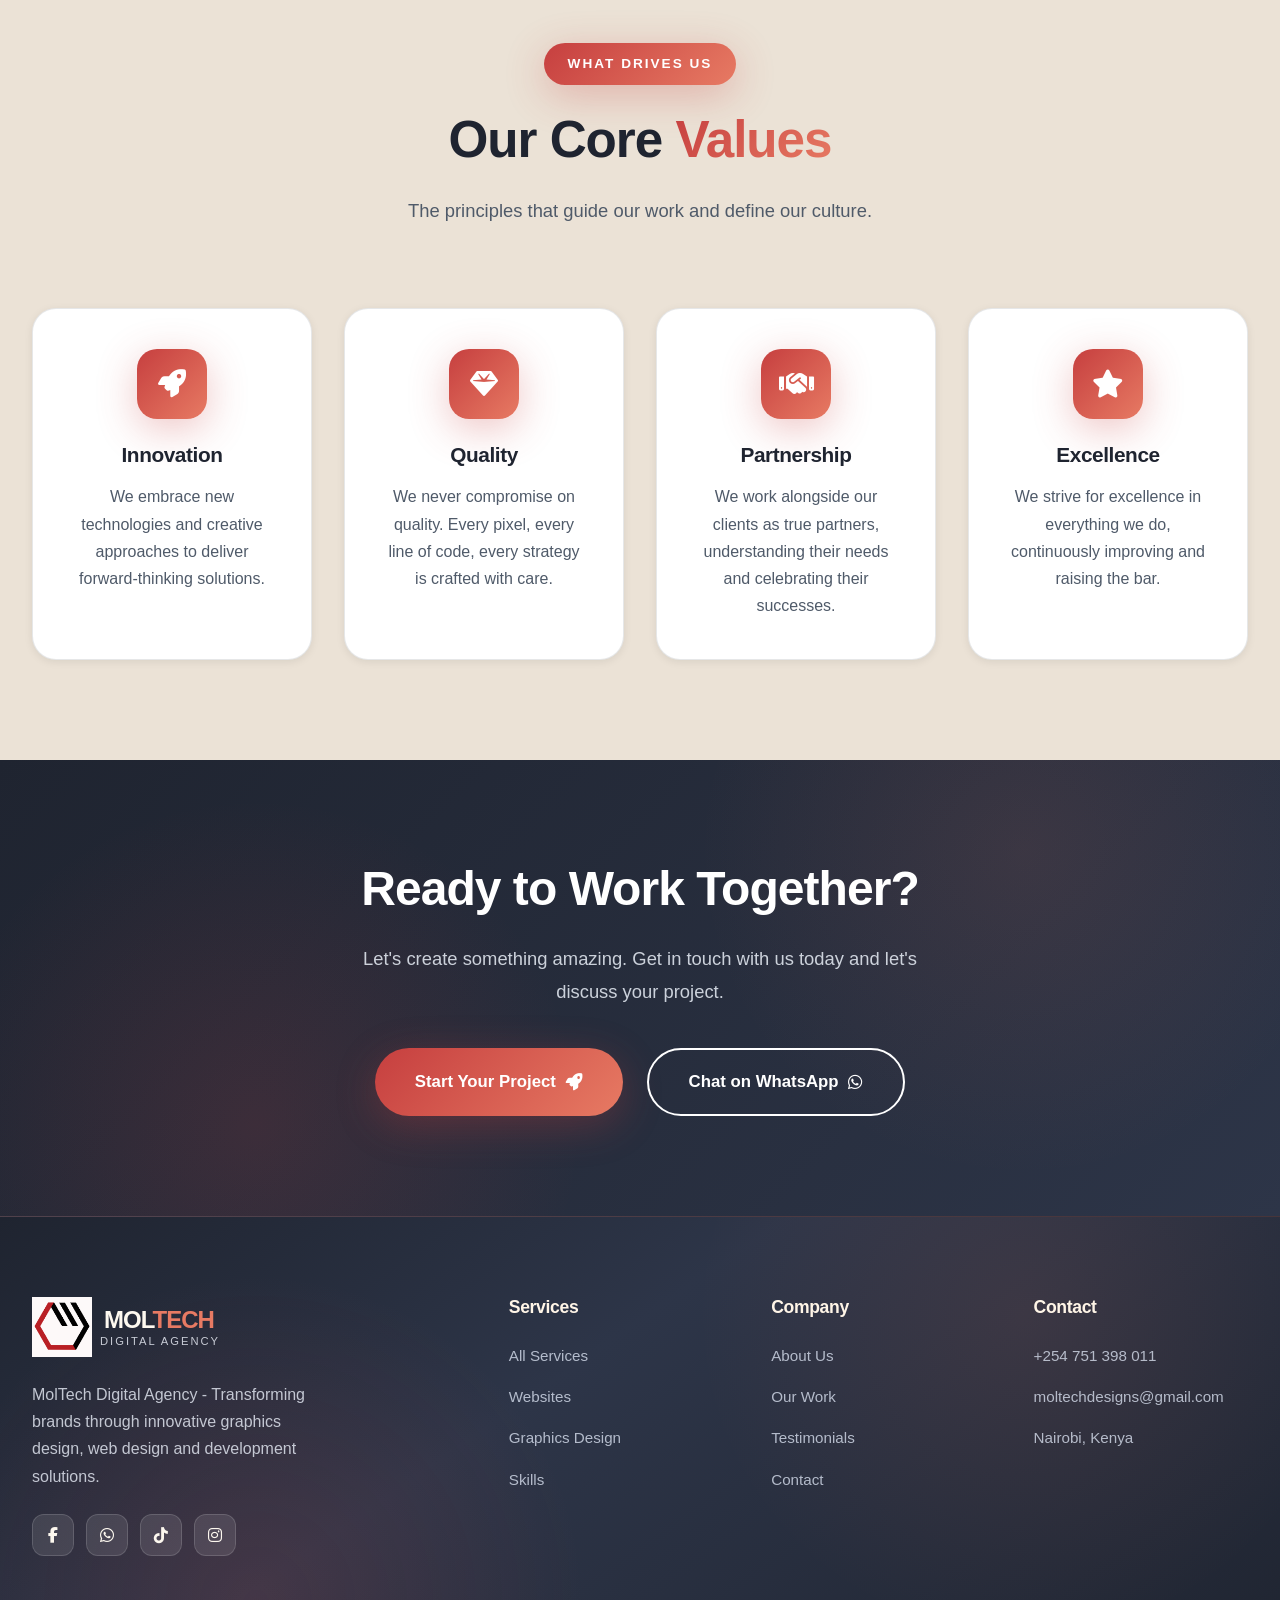
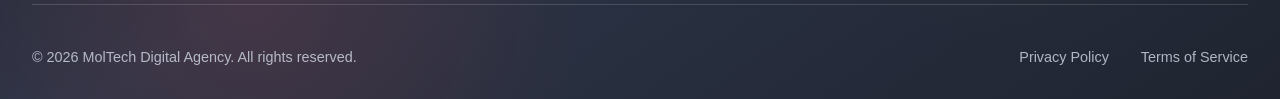
<file: about.html>
<!DOCTYPE html>
<html lang="en">
<head>
    <meta charset="UTF-8">
    <meta name="viewport" content="width=device-width, initial-scale=1.0">
    <meta http-equiv="X-UA-Compatible" content="IE=edge">
    <meta name="format-detection" content="telephone=no">
    <meta name="robots" content="index, follow">
    <meta http-equiv="Content-Security-Policy" content="default-src 'self'; style-src 'self' 'unsafe-inline' https://fonts.googleapis.com https://cdnjs.cloudflare.com; font-src 'self' https://fonts.gstatic.com https://cdnjs.cloudflare.com https://use.fontawesome.com; img-src 'self' data: https://images.unsplash.com; script-src 'self' 'unsafe-inline'; form-action 'self' https://formsubmit.co">
    <meta name="theme-color" content="#c63f3f">
    <title>About Us - MolTech Digital Agency | Graphics Design, Web Design & Development</title>
    <meta name="description" content="Learn about MolTech Digital Agency - our story, mission, and the talented team behind our creative solutions.">
    <link rel="canonical" href="https://moltechdesigns.com/about">
    <meta property="og:type" content="website">
    <meta property="og:title" content="About Us - MolTech Digital Agency">
    <meta property="og:description" content="Learn about MolTech Digital Agency - our story, mission, and the talented team behind our creative solutions.">
    <meta property="og:url" content="https://moltechdesigns.com/about">
    <meta property="og:image" content="https://moltechdesigns.com/images/Moltech%20Logo.png">
    <link rel="stylesheet" href="css/style.css">
    <link rel="preconnect" href="https://fonts.googleapis.com">
    <link rel="preconnect" href="https://fonts.gstatic.com" crossorigin>
    <link href="https://fonts.googleapis.com/css2?family=Outfit:wght@300;400;500;600;700;800;900&family=Space+Grotesk:wght@400;500;600;700&display=swap" rel="stylesheet" media="print" onload="this.media='all'">
    <noscript><link href="https://fonts.googleapis.com/css2?family=Outfit:wght@300;400;500;600;700;800;900&family=Space+Grotesk:wght@400;500;600;700&display=swap" rel="stylesheet"></noscript>
    <link rel="icon" type="image/png" sizes="32x32" href="images/Moltech Logo.png">
    <link rel="icon" type="image/png" sizes="16x16" href="images/Moltech Logo.png">
    <link rel="shortcut icon" href="images/Moltech Logo.png">
    <link rel="stylesheet" href="https://cdnjs.cloudflare.com/ajax/libs/font-awesome/6.4.0/css/all.min.css">
    
    <!-- Google Analytics -->
    <script async src="https://www.googletagmanager.com/gtag/js?id=G-J9PNTR7R5Y"></script>
    <script>
        window.dataLayer = window.dataLayer || [];
        function gtag(){dataLayer.push(arguments);}
        gtag('js', new Date());
        gtag('config', 'G-J9PNTR7R5Y');
    </script>
</head>
<body>

    <!-- Header & Navigation -->
    <header id="header">
        <nav class="container">
            <a href="index.html" class="logo-container">
                <img src="images/Moltech Logo.png" alt="MolTech Logo" class="logo-img" decoding="async" loading="lazy">
                <span class="logo-text-wrapper">
                    <span class="logo-text">MOL<span>tech</span></span>
                    <span class="tagline">Digital agency</span>
                </span>
            </a>
            <ul class="nav-links" id="primary-navigation">
                <li><a href="index.html" class="nav-link"><span>Home</span><span class="nav-line"></span></a></li>
                <li class="dropdown">
                    <a href="index.html#services" class="nav-link dropdown-toggle"><span>Services</span><span class="nav-line"></span></a>
                    <ul class="dropdown-menu">
                        <li><a href="services/graphics-design.html">Graphics Design</a></li>
                        <li><a href="services/web-design.html">Web Design & Development</a></li>
                        <li><a href="services/digital-marketing.html">Digital Marketing & Social Media</a></li>
                        <li><a href="services/video-editing.html">Video Editing & Production</a></li>
                    </ul>
                </li>
                <li><a href="index.html#work" class="nav-link"><span>Portfolio</span><span class="nav-line"></span></a></li>
                <li><a href="about.html" class="nav-link"><span>About</span><span class="nav-line"></span></a></li>
                <li><a href="index.html#testimonials" class="nav-link"><span>Testimonials</span><span class="nav-line"></span></a></li>
                <li><a href="index.html#contact" class="nav-link"><span>Contact</span><span class="nav-line"></span></a></li>
                <li class="nav-cta-mobile">
                    <a href="https://wa.me/254751398011?text=Hello%20Moltech,%20I%20would%20like%20to%20discuss%20a%20project%20with%20you." class="cta-button" target="_blank">
                        <span>Let's Talk</span>
                        <i class="fas fa-arrow-right"></i>
                    </a>
                </li>
            </ul>
            <a href="https://wa.me/254751398011?text=Hello%20Moltech,%20I%20would%20like%20to%20discuss%20a%20project%20with%20you." class="cta-button" target="_blank">
                <span>Let's Talk</span>
                <i class="fas fa-arrow-right"></i>
            </a>
            <button class="mobile-toggle" aria-label="Toggle menu" aria-expanded="false" aria-controls="primary-navigation">
                <span></span>
                <span></span>
                <span></span>
            </button>
        </nav>
    </header>

    <!-- Page Header -->
    <section class="page-header">
        <div class="container">
            <div class="page-header-content">
                <h1>About <span class="highlight">MolTech</span></h1>
                <p class="page-subtitle">We are a team of passionate creatives and technologists dedicated to transforming your digital presence.</p>
                <nav class="breadcrumb">
                    <a href="index.html">Home</a>
                    <span>/</span>
                    <span>About Us</span>
                </nav>
            </div>
        </div>
    </section>

    <!-- Our Story Section -->
    <section class="our-story">
        <div class="container">
            <div class="story-content">
                <div class="story-text">
                    <span class="section-tag">Our Story</span>
                    <h2>From Vision to <span class="highlight">Reality</span></h2>
                    <p>MolTech Digital Agency was founded with a simple yet powerful mission: to help businesses thrive in the digital age through innovative design and cutting-edge technology.</p>
                    <p>What started as a small creative studio has grown into a full-service digital agency, serving clients across Kenya and beyond. We've had the privilege of working with startups, SMEs, political leaders, NGOs, and established businesses, helping them transform their digital presence.</p>
                    <p>Our journey has been marked by a commitment to excellence, a passion for creativity, and an unwavering dedication to our clients' success. Every project we undertake is an opportunity to push boundaries and deliver exceptional results.</p>
                    
                    <div class="story-stats">
                        <div class="story-stat">
                            <span class="stat-number" data-target="350">0</span><span class="stat-suffix">+</span>
                            <span class="stat-label">Projects Completed</span>
                        </div>
                        <div class="story-stat">
                            <span class="stat-number" data-target="80">0</span><span class="stat-suffix">+</span>
                            <span class="stat-label">Happy Clients</span>
                        </div>
                        <div class="story-stat">
                            <span class="stat-number" data-target="4">0</span><span class="stat-suffix">+</span>
                            <span class="stat-label">Years Experience</span>
                        </div>
                    </div>
                </div>
                <div class="story-visual">
                    <div class="story-image">
                        <img src="images/data center.jpg" alt="MolTech Team at Work" loading="lazy" decoding="async">
                    </div>
                </div>
            </div>
        </div>
    </section>

    <!-- Mission & Vision Section -->
    <section class="mission-vision">
        <div class="container">
            <div class="mission-grid">
                <div class="mission-card">
                    <div class="mission-icon">
                        <i class="fas fa-bullseye"></i>
                    </div>
                    <h3>Our Mission</h3>
                    <p>To empower businesses with innovative digital solutions that drive growth, enhance brand presence, and create meaningful connections with their audiences.</p>
                </div>
                <div class="mission-card">
                    <div class="mission-icon">
                        <i class="fas fa-eye"></i>
                    </div>
                    <h3>Our Vision</h3>
                    <p>To be the leading digital agency in Africa, recognized for our creativity, technical excellence, and transformative impact on businesses and communities.</p>
                </div>
                <div class="mission-card">
                    <div class="mission-icon">
                        <i class="fas fa-heart"></i>
                    </div>
                    <h3>Our Values</h3>
                    <p>Innovation, integrity, collaboration, and excellence guide everything we do. We believe in building lasting partnerships and delivering work that exceeds expectations.</p>
                </div>
            </div>
        </div>
    </section>

    <!-- Why Choose Us Section -->
    <section class="why-us">
        <div class="container">
            <div class="section-header">
                <span class="section-tag">Why Choose Us</span>
                <h2 class="section-title">We Deliver <span class="highlight">Excellence</span></h2>
                <p class="section-subtitle">Partner with us and experience the difference of working with a dedicated team that truly cares about your success.</p>
            </div>
            <div class="features-grid">
                <div class="feature-card">
                    <div class="feature-icon">
                        <i class="fas fa-lightbulb"></i>
                    </div>
                    <h3>Innovation First</h3>
                    <p>We stay ahead of trends to deliver cutting-edge solutions that set your brand apart from the competition.</p>
                </div>
                <div class="feature-card">
                    <div class="feature-icon">
                        <i class="fas fa-users"></i>
                    </div>
                    <h3>Client-Centric Approach</h3>
                    <p>Your vision is our priority. We collaborate closely with you to ensure every detail aligns with your goals.</p>
                </div>
                <div class="feature-card">
                    <div class="feature-icon">
                        <i class="fas fa-clock"></i>
                    </div>
                    <h3>Timely Delivery</h3>
                    <p>We respect deadlines and deliver projects on time without compromising on quality or attention to detail.</p>
                </div>
                <div class="feature-card">
                    <div class="feature-icon">
                        <i class="fas fa-award"></i>
                    </div>
                    <h3>Quality Assurance</h3>
                    <p>Every project undergoes rigorous testing and review to ensure it meets our high standards of excellence.</p>
                </div>
                <div class="feature-card">
                    <div class="feature-icon">
                        <i class="fas fa-handshake"></i>
                    </div>
                    <h3>Long-term Partnership</h3>
                    <p>We build lasting relationships with our clients, providing ongoing support even after project completion.</p>
                </div>
                <div class="feature-card">
                    <div class="feature-icon">
                        <i class="fas fa-chart-line"></i>
                    </div>
                    <h3>Results-Driven</h3>
                    <p>Our strategies are focused on delivering measurable results that contribute to your business growth.</p>
                </div>
            </div>
        </div>
    </section>

    <!-- Meet Our Team Section -->
    <section class="team-section">
        <div class="container">
            <div class="section-header">
                <span class="section-tag">Our Team</span>
                <h2 class="section-title">Meet the <span class="highlight">Experts</span></h2>
                <p class="section-subtitle">The talented individuals behind MolTech's success. Our diverse team brings together creativity, technical expertise, and strategic thinking.</p>
            </div>
            
            <div class="team-grid">
                <!-- Team Member 1 -->
                <div class="team-card">
                    <div class="team-image">
                        <div class="team-avatar">
                            <i class="fas fa-user"></i>
                        </div>
                        <div class="team-overlay">
                            <div class="team-social">
                                <a href="#" class="team-social-link"><i class="fab fa-linkedin-in"></i></a>
                                <a href="#" class="team-social-link"><i class="fab fa-twitter"></i></a>
                                <a href="#" class="team-social-link"><i class="fas fa-envelope"></i></a>
                            </div>
                        </div>
                    </div>
                    <div class="team-info">
                        <h3>Jackson Nyakoe</h3>
                        <p class="team-role">Founder & Creative Director</p>
                        <p class="team-bio">Visionary leader with 4+ years of experience in digital design and brand strategy. Passionate about creating impactful visual solutions.</p>
                    </div>
                </div>

                <!-- Team Member 2 -->
                <div class="team-card">
                    <div class="team-image">
                        <div class="team-avatar">
                            <i class="fas fa-user"></i>
                        </div>
                        <div class="team-overlay">
                            <div class="team-social">
                                <a href="#" class="team-social-link"><i class="fab fa-linkedin-in"></i></a>
                                <a href="#" class="team-social-link"><i class="fab fa-twitter"></i></a>
                                <a href="#" class="team-social-link"><i class="fas fa-envelope"></i></a>
                            </div>
                        </div>
                    </div>
                    <div class="team-info">
                        <h3>Chepng'etich Kim</h3>
                        <p class="team-role">Lead Graphics Designer</p>
                        <p class="team-bio">Creative genius specializing in brand identity, print design, and visual storytelling. Brings ideas to life with stunning visuals.</p>
                    </div>
                </div>

                <!-- Team Member 3 -->
                <div class="team-card">
                    <div class="team-image">
                        <div class="team-avatar">
                            <i class="fas fa-user"></i>
                        </div>
                        <div class="team-overlay">
                            <div class="team-social">
                                <a href="#" class="team-social-link"><i class="fab fa-linkedin-in"></i></a>
                                <a href="#" class="team-social-link"><i class="fab fa-github"></i></a>
                                <a href="#" class="team-social-link"><i class="fas fa-envelope"></i></a>
                            </div>
                        </div>
                    </div>
                    <div class="team-info">
                        <h3>Brian Gesima</h3>
                        <p class="team-role">Senior Web Developer</p>
                        <p class="team-bio">Full-stack developer with expertise in modern web technologies. Builds fast, responsive, and scalable web solutions.</p>
                    </div>
                </div>

                <!-- Team Member 5 -->
                <div class="team-card">
                    <div class="team-image">
                        <div class="team-avatar">
                            <i class="fas fa-user"></i>
                        </div>
                        <div class="team-overlay">
                            <div class="team-social">
                                <a href="#" class="team-social-link"><i class="fab fa-linkedin-in"></i></a>
                                <a href="#" class="team-social-link"><i class="fab fa-youtube"></i></a>
                                <a href="#" class="team-social-link"><i class="fas fa-envelope"></i></a>
                            </div>
                        </div>
                    </div>
                    <div class="team-info">
                        <h3>Michael VX</h3>
                        <p class="team-role">Video Editor & Motion Designer</p>
                        <p class="team-bio">Creative storyteller through video. Specializes in editing, motion graphics, and producing compelling visual content.</p>
                    </div>
                </div>
            </div>
        </div>
    </section>

    <!-- Our Values Section -->
    <section class="values-section">
        <div class="container">
            <div class="section-header">
                <span class="section-tag">What Drives Us</span>
                <h2 class="section-title">Our Core <span class="highlight">Values</span></h2>
                <p class="section-subtitle">The principles that guide our work and define our culture.</p>
            </div>
            <div class="values-grid">
                <div class="value-card">
                    <div class="value-icon">
                        <i class="fas fa-rocket"></i>
                    </div>
                    <h4>Innovation</h4>
                    <p>We embrace new technologies and creative approaches to deliver forward-thinking solutions.</p>
                </div>
                <div class="value-card">
                    <div class="value-icon">
                        <i class="fas fa-gem"></i>
                    </div>
                    <h4>Quality</h4>
                    <p>We never compromise on quality. Every pixel, every line of code, every strategy is crafted with care.</p>
                </div>
                <div class="value-card">
                    <div class="value-icon">
                        <i class="fas fa-handshake"></i>
                    </div>
                    <h4>Partnership</h4>
                    <p>We work alongside our clients as true partners, understanding their needs and celebrating their successes.</p>
                </div>
                <div class="value-card">
                    <div class="value-icon">
                        <i class="fas fa-star"></i>
                    </div>
                    <h4>Excellence</h4>
                    <p>We strive for excellence in everything we do, continuously improving and raising the bar.</p>
                </div>
            </div>
        </div>
    </section>

    <!-- CTA Section -->
    <section class="cta-section">
        <div class="container">
            <div class="cta-content">
                <h2>Ready to Work <span class="highlight">Together</span>?</h2>
                <p>Let's create something amazing. Get in touch with us today and let's discuss your project.</p>
                <div class="cta-buttons">
                    <a href="index.html#contact" class="cta-button primary large">
                        <span>Start Your Project</span>
                        <i class="fas fa-rocket"></i>
                    </a>
                    <a href="https://wa.me/254751398011" class="cta-button secondary large" target="_blank">
                        <span>Chat on WhatsApp</span>
                        <i class="fab fa-whatsapp"></i>
                    </a>
                </div>
            </div>
        </div>
    </section>

    <!-- Footer -->
    <footer>
        <div class="container">
            <div class="footer-content">
                <div class="footer-brand">
                    <a href="index.html" class="footer-logo">
                        <img src="images/Moltech Logo.png" alt="MolTech Logo" decoding="async" loading="lazy">
                        <span class="footer-logo-wrapper">
                            <span class="footer-logo-text">MOL<span>tech</span></span>
                            <span class="footer-tagline">Digital agency</span>
                        </span>
                    </a>
                    <p>MolTech Digital Agency - Transforming brands through innovative graphics design, web design and development solutions.</p>
                    <div class="footer-social">
                        <a href="https://www.facebook.com/moltechDesigns"><i class="fab fa-facebook-f"></i></a>
                        <a href="https://wa.me/254751398011"><i class="fab fa-whatsapp"></i></a>
                        <a href="https://www.tiktok.com/@moltechdesigns"><i class="fab fa-tiktok"></i></a>
                        <a href="https://www.instagram.com/moltechdesigns/"><i class="fab fa-instagram"></i></a>
                    </div>
                </div>
                <div class="footer-links">
                    <h4>Services</h4>
                    <ul>
                        <li><a href="index.html#services">All Services</a></li>
                        <li><a href="index.html#websites">Websites</a></li>
                        <li><a href="index.html#designs">Graphics Design</a></li>
                        <li><a href="index.html#skills">Skills</a></li>
                    </ul>
                </div>
                <div class="footer-links">
                    <h4>Company</h4>
                    <ul>
                        <li><a href="index.html#about">About Us</a></li>
                        <li><a href="index.html#work">Our Work</a></li>
                        <li><a href="index.html#testimonials">Testimonials</a></li>
                        <li><a href="index.html#contact">Contact</a></li>
                    </ul>
                </div>
                <div class="footer-links">
                    <h4>Contact</h4>
                    <ul>
                        <li><a href="tel:+254751398011">+254 751 398 011</a></li>
                        <li><a href="mailto:moltechdesigns@gmail.com">moltechdesigns@gmail.com</a></li>
                        <li><a href="#">Nairobi, Kenya</a></li>
                    </ul>
                </div>
            </div>
            <div class="footer-bottom">
                <p>&copy; 2026 MolTech Digital Agency. All rights reserved.</p>
                <div class="footer-bottom-links">
                    <a href="privacy-policy.html">Privacy Policy</a>
                    <a href="terms-of-service.html">Terms of Service</a>
                </div>
            </div>
        </div>
    </footer>

    <script src="js/script.js"></script>
    
    <!-- Floating WhatsApp Button -->
    <a href="https://wa.me/254751398011" class="floating-whatsapp" target="_blank">
        <i class="fab fa-whatsapp"></i>
    </a>
</body>
</html>
</file>
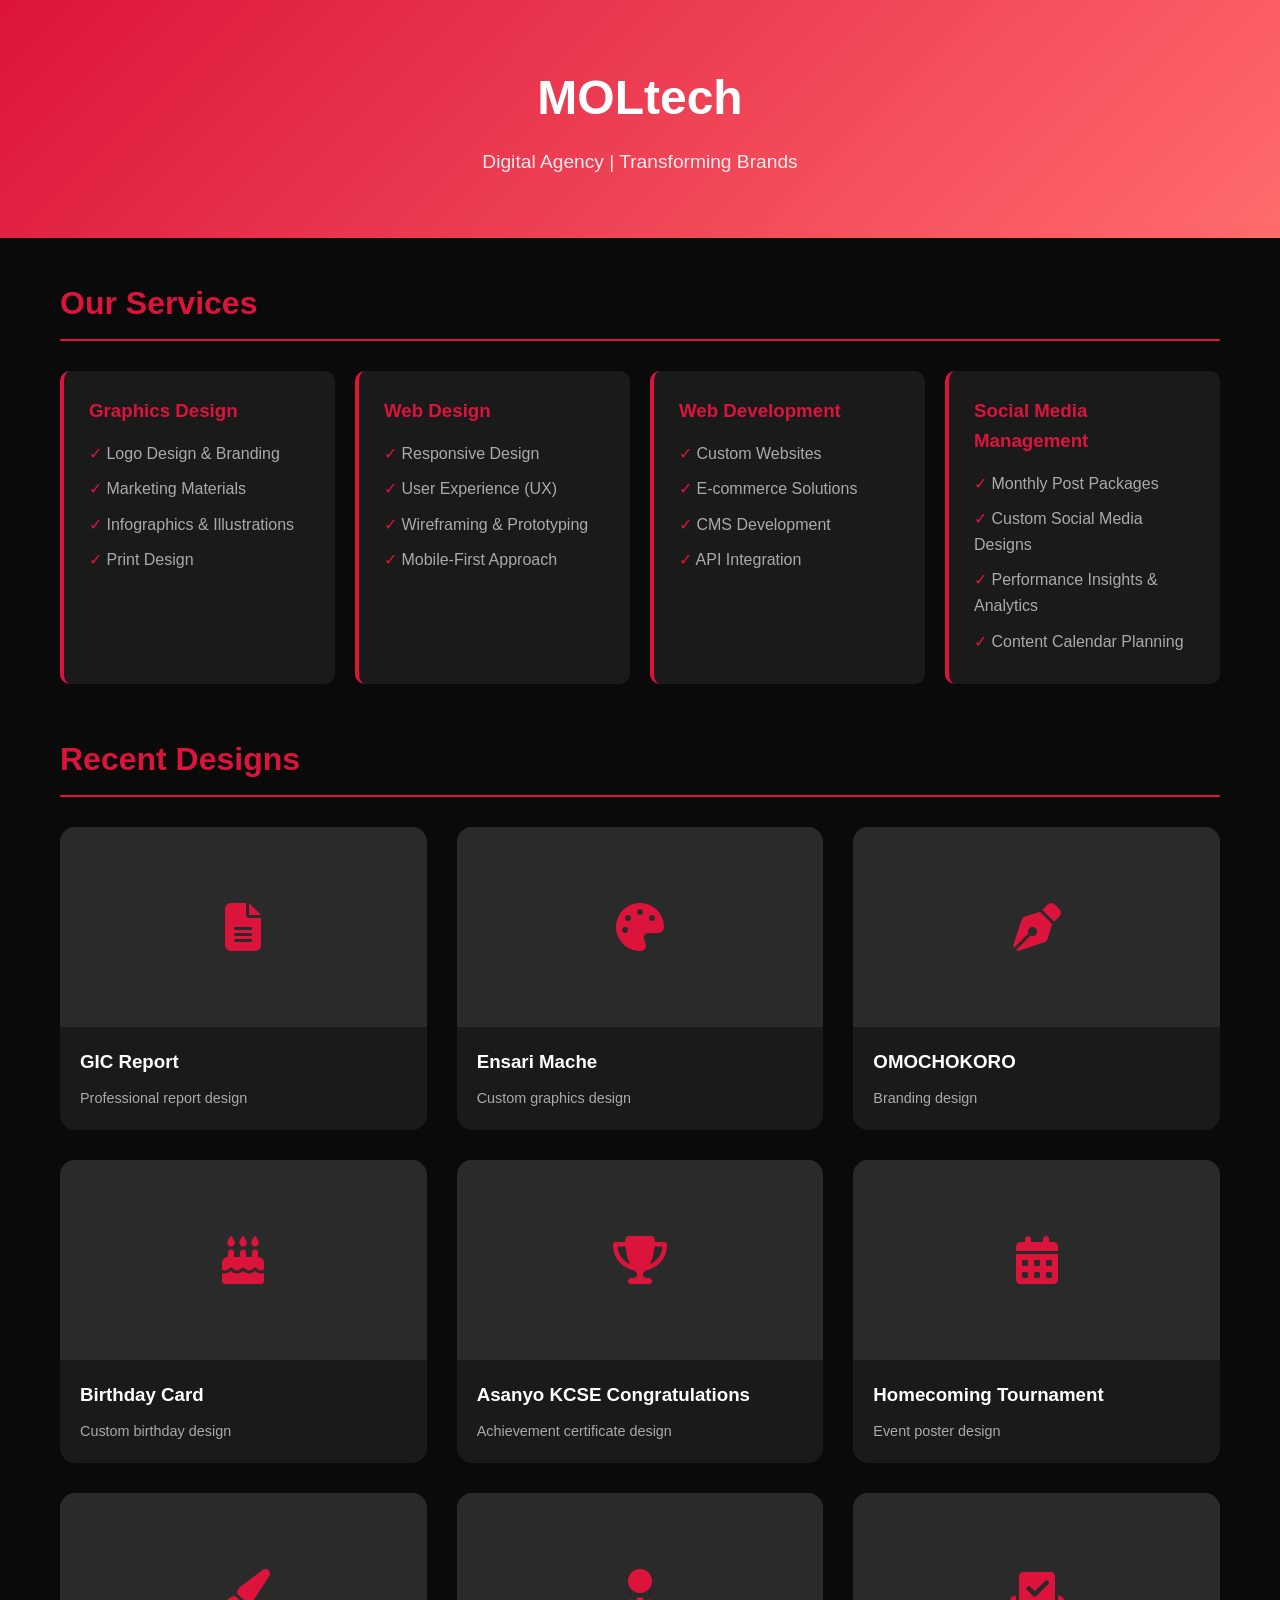
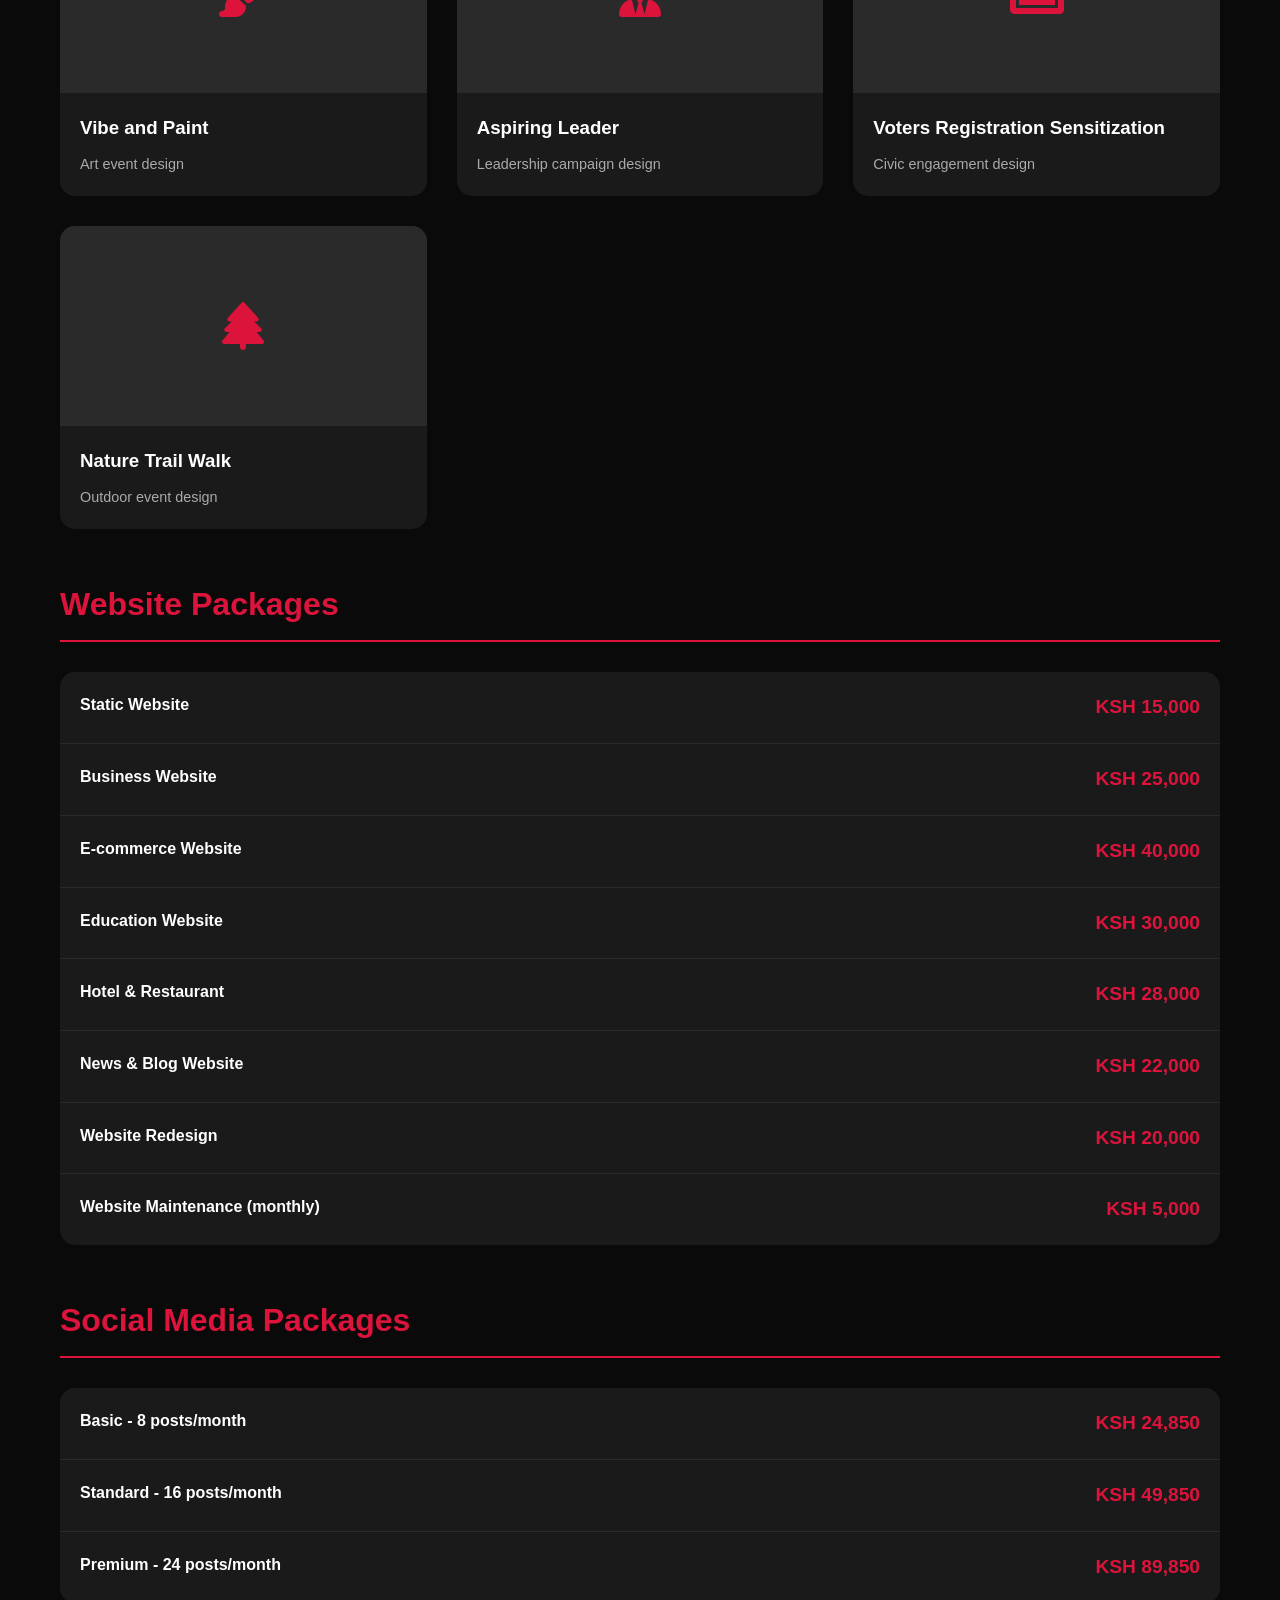
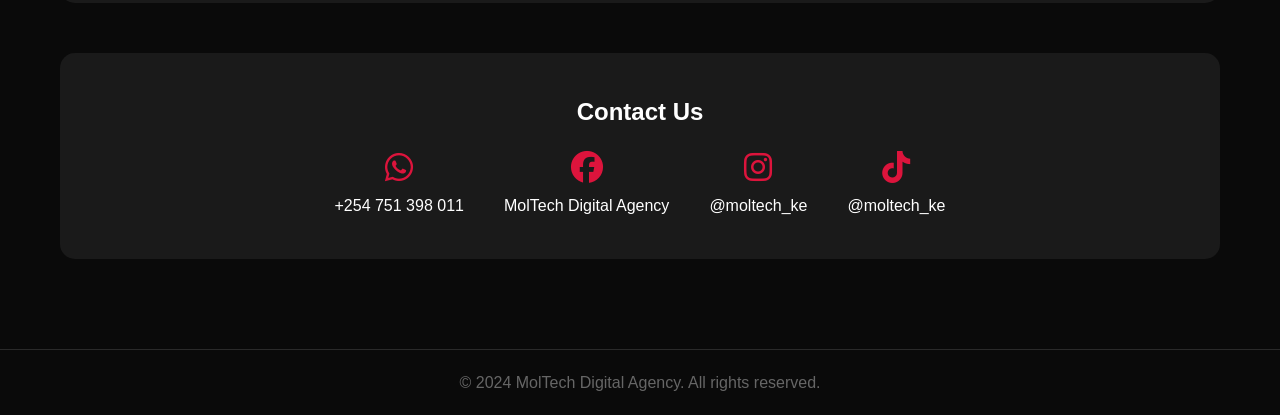
<file: portfolio.html>
<!DOCTYPE html>
<html lang="en">
<head>
    <meta charset="UTF-8">
    <meta name="viewport" content="width=device-width, initial-scale=1.0">
    <meta http-equiv="X-UA-Compatible" content="IE=edge">
    <meta name="format-detection" content="telephone=no">
    <meta name="robots" content="index, follow">
    <meta name="theme-color" content="#DC143C">
    <title>MolTech Digital Agency - Portfolio</title>
    <style>
        * {
            margin: 0;
            padding: 0;
            box-sizing: border-box;
        }
        body {
            font-family: 'Segoe UI', Tahoma, Geneva, Verdana, sans-serif;
            background: #0a0a0a;
            color: #ffffff;
            line-height: 1.6;
        }
        .header {
            background: linear-gradient(135deg, #DC143C, #ff6b6b);
            padding: 60px 20px;
            text-align: center;
        }
        .logo {
            font-size: 3rem;
            font-weight: bold;
            margin-bottom: 10px;
        }
        .logo span {
            color: #fff;
        }
        .tagline {
            font-size: 1.2rem;
            opacity: 0.9;
        }
        .container {
            max-width: 1200px;
            margin: 0 auto;
            padding: 40px 20px;
        }
        .section {
            margin-bottom: 50px;
        }
        .section-title {
            font-size: 2rem;
            margin-bottom: 30px;
            color: #DC143C;
            border-bottom: 2px solid #DC143C;
            padding-bottom: 10px;
        }
        .portfolio-grid {
            display: grid;
            grid-template-columns: repeat(auto-fit, minmax(300px, 1fr));
            gap: 30px;
        }
        .portfolio-item {
            background: #1a1a1a;
            border-radius: 15px;
            overflow: hidden;
            transition: transform 0.3s ease;
        }
        .portfolio-item:hover {
            transform: translateY(-10px);
        }
        .portfolio-image {
            height: 200px;
            background: #2a2a2a;
            display: flex;
            align-items: center;
            justify-content: center;
            font-size: 3rem;
            color: #DC143C;
        }
        .portfolio-info {
            padding: 20px;
        }
        .portfolio-info h3 {
            margin-bottom: 10px;
        }
        .portfolio-info p {
            color: #aaa;
            font-size: 0.9rem;
        }
        .services-list {
            display: grid;
            grid-template-columns: repeat(auto-fit, minmax(250px, 1fr));
            gap: 20px;
        }
        .service-card {
            background: #1a1a1a;
            padding: 25px;
            border-radius: 10px;
            border-left: 4px solid #DC143C;
        }
        .service-card h3 {
            margin-bottom: 10px;
            color: #DC143C;
        }
        .service-card ul {
            list-style: none;
        }
        .service-card li {
            padding: 5px 0;
            color: #aaa;
        }
        .service-card li::before {
            content: "✓ ";
            color: #DC143C;
        }
        .pricing-table {
            background: #1a1a1a;
            border-radius: 15px;
            overflow: hidden;
        }
        .pricing-row {
            display: flex;
            justify-content: space-between;
            padding: 20px;
            border-bottom: 1px solid #2a2a2a;
        }
        .pricing-row:last-child {
            border-bottom: none;
        }
        .pricing-name {
            font-weight: bold;
        }
        .pricing-price {
            color: #DC143C;
            font-weight: bold;
            font-size: 1.2rem;
        }
        .contact {
            background: #1a1a1a;
            padding: 40px;
            border-radius: 15px;
            text-align: center;
        }
        .contact h2 {
            margin-bottom: 20px;
        }
        .contact-info {
            display: flex;
            justify-content: center;
            gap: 40px;
            flex-wrap: wrap;
        }
        .contact-item {
            text-align: center;
        }
        .contact-item i {
            font-size: 2rem;
            color: #DC143C;
            margin-bottom: 10px;
        }
        .footer {
            background: #0a0a0a;
            padding: 20px;
            text-align: center;
            border-top: 1px solid #2a2a2a;
            color: #666;
        }
        @media (max-width: 768px) {
            .logo { font-size: 2rem; }
            .section-title { font-size: 1.5rem; }
        }
    </style>
    <link rel="stylesheet" href="https://cdnjs.cloudflare.com/ajax/libs/font-awesome/6.4.0/css/all.min.css">
</head>
<body>
    <div class="header">
        <div class="logo">MOL<span>tech</span></div>
        <div class="tagline">Digital Agency | Transforming Brands</div>
    </div>

    <div class="container">
        <div class="section">
            <h2 class="section-title">Our Services</h2>
            <div class="services-list">
                <div class="service-card">
                    <h3>Graphics Design</h3>
                    <ul>
                        <li>Logo Design & Branding</li>
                        <li>Marketing Materials</li>
                        <li>Infographics & Illustrations</li>
                        <li>Print Design</li>
                    </ul>
                </div>
                <div class="service-card">
                    <h3>Web Design</h3>
                    <ul>
                        <li>Responsive Design</li>
                        <li>User Experience (UX)</li>
                        <li>Wireframing & Prototyping</li>
                        <li>Mobile-First Approach</li>
                    </ul>
                </div>
                <div class="service-card">
                    <h3>Web Development</h3>
                    <ul>
                        <li>Custom Websites</li>
                        <li>E-commerce Solutions</li>
                        <li>CMS Development</li>
                        <li>API Integration</li>
                    </ul>
                </div>
                <div class="service-card">
                    <h3>Social Media Management</h3>
                    <ul>
                        <li>Monthly Post Packages</li>
                        <li>Custom Social Media Designs</li>
                        <li>Performance Insights & Analytics</li>
                        <li>Content Calendar Planning</li>
                    </ul>
                </div>
            </div>
        </div>

        <div class="section">
            <h2 class="section-title">Recent Designs</h2>
            <div class="portfolio-grid">
                <div class="portfolio-item">
                    <div class="portfolio-image">
                        <i class="fas fa-file-alt"></i>
                    </div>
                    <div class="portfolio-info">
                        <h3>GIC Report</h3>
                        <p>Professional report design</p>
                    </div>
                </div>
                <div class="portfolio-item">
                    <div class="portfolio-image">
                        <i class="fas fa-palette"></i>
                    </div>
                    <div class="portfolio-info">
                        <h3>Ensari Mache</h3>
                        <p>Custom graphics design</p>
                    </div>
                </div>
                <div class="portfolio-item">
                    <div class="portfolio-image">
                        <i class="fas fa-pen-nib"></i>
                    </div>
                    <div class="portfolio-info">
                        <h3>OMOCHOKORO</h3>
                        <p>Branding design</p>
                    </div>
                </div>
                <div class="portfolio-item">
                    <div class="portfolio-image">
                        <i class="fas fa-birthday-cake"></i>
                    </div>
                    <div class="portfolio-info">
                        <h3>Birthday Card</h3>
                        <p>Custom birthday design</p>
                    </div>
                </div>
                <div class="portfolio-item">
                    <div class="portfolio-image">
                        <i class="fas fa-trophy"></i>
                    </div>
                    <div class="portfolio-info">
                        <h3>Asanyo KCSE Congratulations</h3>
                        <p>Achievement certificate design</p>
                    </div>
                </div>
                <div class="portfolio-item">
                    <div class="portfolio-image">
                        <i class="fas fa-calendar-alt"></i>
                    </div>
                    <div class="portfolio-info">
                        <h3>Homecoming Tournament</h3>
                        <p>Event poster design</p>
                    </div>
                </div>
                <div class="portfolio-item">
                    <div class="portfolio-image">
                        <i class="fas fa-paint-brush"></i>
                    </div>
                    <div class="portfolio-info">
                        <h3>Vibe and Paint</h3>
                        <p>Art event design</p>
                    </div>
                </div>
                <div class="portfolio-item">
                    <div class="portfolio-image">
                        <i class="fas fa-user-tie"></i>
                    </div>
                    <div class="portfolio-info">
                        <h3>Aspiring Leader</h3>
                        <p>Leadership campaign design</p>
                    </div>
                </div>
                <div class="portfolio-item">
                    <div class="portfolio-image">
                        <i class="fas fa-vote-yea"></i>
                    </div>
                    <div class="portfolio-info">
                        <h3>Voters Registration Sensitization</h3>
                        <p>Civic engagement design</p>
                    </div>
                </div>
                <div class="portfolio-item">
                    <div class="portfolio-image">
                        <i class="fas fa-tree"></i>
                    </div>
                    <div class="portfolio-info">
                        <h3>Nature Trail Walk</h3>
                        <p>Outdoor event design</p>
                    </div>
                </div>
            </div>
        </div>

        <div class="section">
            <h2 class="section-title">Website Packages</h2>
            <div class="pricing-table">
                <div class="pricing-row">
                    <span class="pricing-name">Static Website</span>
                    <span class="pricing-price">KSH 15,000</span>
                </div>
                <div class="pricing-row">
                    <span class="pricing-name">Business Website</span>
                    <span class="pricing-price">KSH 25,000</span>
                </div>
                <div class="pricing-row">
                    <span class="pricing-name">E-commerce Website</span>
                    <span class="pricing-price">KSH 40,000</span>
                </div>
                <div class="pricing-row">
                    <span class="pricing-name">Education Website</span>
                    <span class="pricing-price">KSH 30,000</span>
                </div>
                <div class="pricing-row">
                    <span class="pricing-name">Hotel & Restaurant</span>
                    <span class="pricing-price">KSH 28,000</span>
                </div>
                <div class="pricing-row">
                    <span class="pricing-name">News & Blog Website</span>
                    <span class="pricing-price">KSH 22,000</span>
                </div>
                <div class="pricing-row">
                    <span class="pricing-name">Website Redesign</span>
                    <span class="pricing-price">KSH 20,000</span>
                </div>
                <div class="pricing-row">
                    <span class="pricing-name">Website Maintenance (monthly)</span>
                    <span class="pricing-price">KSH 5,000</span>
                </div>
            </div>
        </div>

        <div class="section">
            <h2 class="section-title">Social Media Packages</h2>
            <div class="pricing-table">
                <div class="pricing-row">
                    <span class="pricing-name">Basic - 8 posts/month</span>
                    <span class="pricing-price">KSH 24,850</span>
                </div>
                <div class="pricing-row">
                    <span class="pricing-name">Standard - 16 posts/month</span>
                    <span class="pricing-price">KSH 49,850</span>
                </div>
                <div class="pricing-row">
                    <span class="pricing-name">Premium - 24 posts/month</span>
                    <span class="pricing-price">KSH 89,850</span>
                </div>
            </div>
        </div>

        <div class="section">
            <div class="contact">
                <h2>Contact Us</h2>
                <div class="contact-info">
                    <div class="contact-item">
                        <i class="fab fa-whatsapp"></i>
                        <p>+254 751 398 011</p>
                    </div>
                    <div class="contact-item">
                        <i class="fab fa-facebook"></i>
                        <p>MolTech Digital Agency</p>
                    </div>
                    <div class="contact-item">
                        <i class="fab fa-instagram"></i>
                        <p>@moltech_ke</p>
                    </div>
                    <div class="contact-item">
                        <i class="fab fa-tiktok"></i>
                        <p>@moltech_ke</p>
                    </div>
                </div>
            </div>
        </div>
    </div>

    <div class="footer">
        <p>© 2024 MolTech Digital Agency. All rights reserved.</p>
    </div>
</body>
</html>
</file>
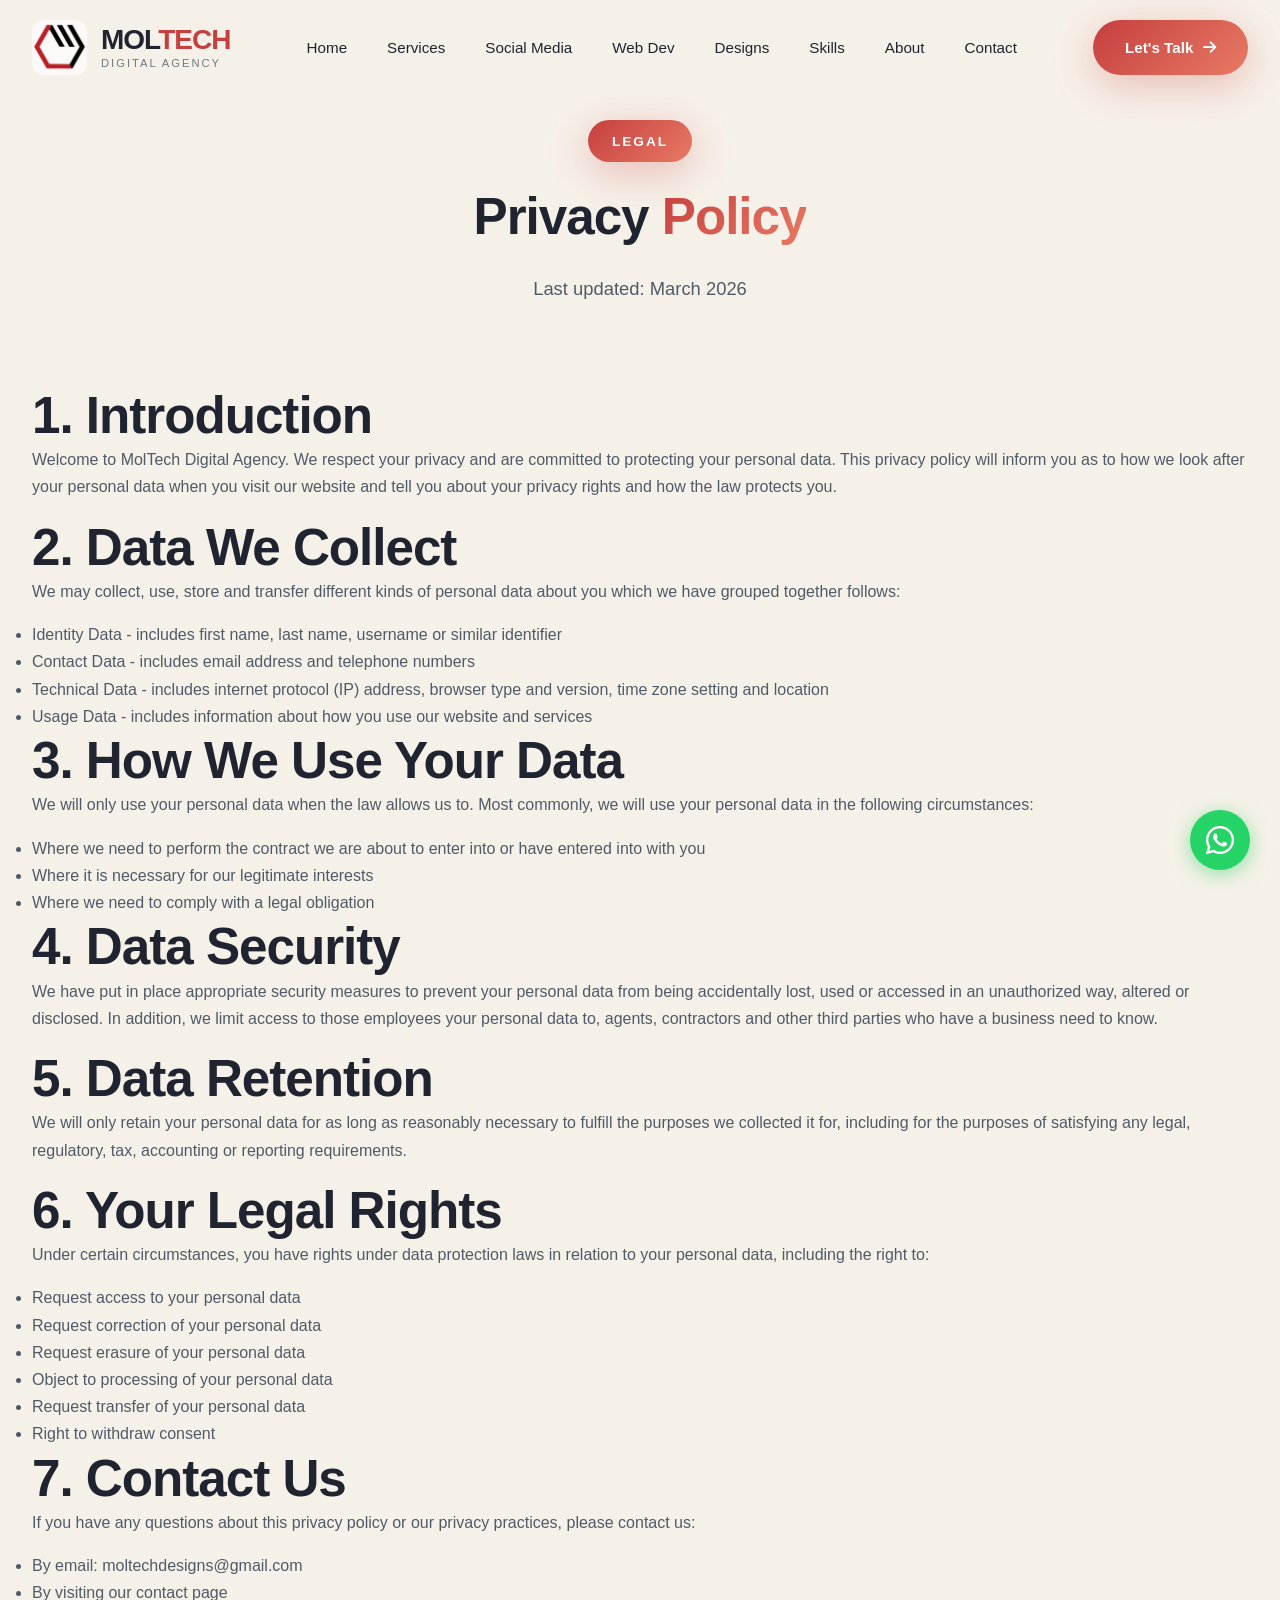
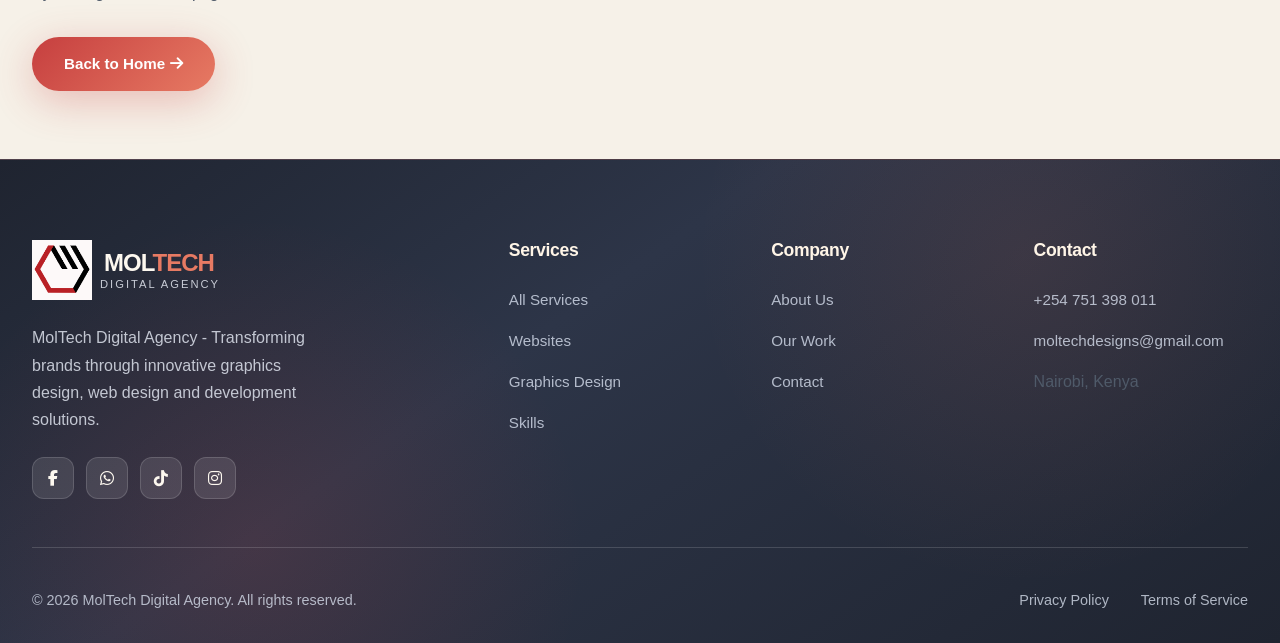
<file: privacy-policy.html>
<!DOCTYPE html>
<html lang="en">
<head>
    <meta charset="UTF-8">
    <meta name="viewport" content="width=device-width, initial-scale=1.0">
    <meta http-equiv="X-UA-Compatible" content="IE=edge">
    <meta name="format-detection" content="telephone=no">
    <meta name="robots" content="index, follow">
    <meta http-equiv="Content-Security-Policy" content="default-src 'self'; style-src 'self' 'unsafe-inline' https://fonts.googleapis.com https://cdnjs.cloudflare.com; font-src 'self' https://fonts.gstatic.com https://cdnjs.cloudflare.com https://use.fontawesome.com; img-src 'self' data:; script-src 'self' 'unsafe-inline'">
    <meta name="theme-color" content="#c63f3f">
    <title>Privacy Policy - MolTech Digital Agency</title>
    <link rel="canonical" href="https://moltechdesigns.com/privacy-policy.html">
    <meta property="og:type" content="website">
    <meta property="og:title" content="Privacy Policy - MolTech Digital Agency">
    <meta property="og:description" content="Read how MolTech Digital Agency handles and protects your personal information.">
    <meta property="og:url" content="https://moltechdesigns.com/privacy-policy.html">
    <meta property="og:image" content="https://moltechdesigns.com/images/Moltech%20Logo.png">
    <link rel="stylesheet" href="css/style.css">
    <link rel="preconnect" href="https://fonts.googleapis.com">
    <link rel="preconnect" href="https://fonts.gstatic.com" crossorigin>
    <link href="https://fonts.googleapis.com/css2?family=Outfit:wght@300;400;500;600;700;800;900&family=Space+Grotesk:wght@400;500;600;700&display=swap" rel="stylesheet">
    <link rel="icon" href="images/Moltech Logo.png" type="image/x-icon">
    <link rel="stylesheet" href="https://cdnjs.cloudflare.com/ajax/libs/font-awesome/6.4.0/css/all.min.css">
    <style>
        .legal-page {
            padding: 120px 0 60px;
        }
    </style>
</head>
<body>

    <!-- Header & Navigation -->
    <header id="header">
        <nav class="container">
            <a href="index.html" class="logo-container">
                <img src="images/Moltech Logo.png" alt="MolTech Logo" class="logo-img" loading="lazy">
                <span class="logo-text-wrapper">
                    <span class="logo-text">MOL<span>tech</span></span>
                    <span class="tagline">Digital agency</span>
                </span>
            </a>
            <ul class="nav-links">
                <li><a href="index.html#home" class="nav-link"><span>Home</span><span class="nav-line"></span></a></li>
                <li><a href="index.html#services" class="nav-link"><span>Services</span><span class="nav-line"></span></a></li>
                <li><a href="index.html#social-media" class="nav-link"><span>Social Media</span><span class="nav-line"></span></a></li>
                <li><a href="index.html#web-development" class="nav-link"><span>Web Dev</span><span class="nav-line"></span></a></li>
                <li><a href="index.html#designs" class="nav-link"><span>Designs</span><span class="nav-line"></span></a></li>
                <li><a href="index.html#skills" class="nav-link"><span>Skills</span><span class="nav-line"></span></a></li>
                <li><a href="index.html#about" class="nav-link"><span>About</span><span class="nav-line"></span></a></li>
                <li><a href="index.html#contact" class="nav-link"><span>Contact</span><span class="nav-line"></span></a></li>
            </ul>
            <a href="https://wa.me/254751398011?text=Hello%20Moltech,%20I%20would%20like%20to%20discuss%20a%20project%20with%20you." class="cta-button" target="_blank">
                <span>Let's Talk</span>
                <i class="fas fa-arrow-right"></i>
            </a>
            <button class="mobile-toggle" aria-label="Toggle menu">
                <span></span>
                <span></span>
                <span></span>
            </button>
        </nav>
    </header>

    <div class="legal-page">
        <div class="container">
            <div class="section-header">
                <span class="section-tag">Legal</span>
                <h2 class="section-title">Privacy <span class="highlight">Policy</span></h2>
                <p class="section-subtitle">Last updated: March 2026</p>
            </div>
            
            <div class="legal-content">
                <h2>1. Introduction</h2>
                <p>Welcome to MolTech Digital Agency. We respect your privacy and are committed to protecting your personal data. This privacy policy will inform you as to how we look after your personal data when you visit our website and tell you about your privacy rights and how the law protects you.</p>
                
                <h2>2. Data We Collect</h2>
                <p>We may collect, use, store and transfer different kinds of personal data about you which we have grouped together follows:</p>
                <ul>
                    <li>Identity Data - includes first name, last name, username or similar identifier</li>
                    <li>Contact Data - includes email address and telephone numbers</li>
                    <li>Technical Data - includes internet protocol (IP) address, browser type and version, time zone setting and location</li>
                    <li>Usage Data - includes information about how you use our website and services</li>
                </ul>
                
                <h2>3. How We Use Your Data</h2>
                <p>We will only use your personal data when the law allows us to. Most commonly, we will use your personal data in the following circumstances:</p>
                <ul>
                    <li>Where we need to perform the contract we are about to enter into or have entered into with you</li>
                    <li>Where it is necessary for our legitimate interests</li>
                    <li>Where we need to comply with a legal obligation</li>
                </ul>
                
                <h2>4. Data Security</h2>
                <p>We have put in place appropriate security measures to prevent your personal data from being accidentally lost, used or accessed in an unauthorized way, altered or disclosed. In addition, we limit access to those employees your personal data to, agents, contractors and other third parties who have a business need to know.</p>
                
                <h2>5. Data Retention</h2>
                <p>We will only retain your personal data for as long as reasonably necessary to fulfill the purposes we collected it for, including for the purposes of satisfying any legal, regulatory, tax, accounting or reporting requirements.</p>
                
                <h2>6. Your Legal Rights</h2>
                <p>Under certain circumstances, you have rights under data protection laws in relation to your personal data, including the right to:</p>
                <ul>
                    <li>Request access to your personal data</li>
                    <li>Request correction of your personal data</li>
                    <li>Request erasure of your personal data</li>
                    <li>Object to processing of your personal data</li>
                    <li>Request transfer of your personal data</li>
                    <li>Right to withdraw consent</li>
                </ul>
                
                <h2>7. Contact Us</h2>
                <p>If you have any questions about this privacy policy or our privacy practices, please contact us:</p>
                <ul>
                    <li>By email: moltechdesigns@gmail.com</li>
                    <li>By visiting our contact page</li>
                </ul>
                
                <a href="index.html" class="cta-button primary" style="display: inline-block; margin-top: 30px;">
                    <span>Back to Home</span>
                    <i class="fas fa-arrow-right"></i>
                </a>
            </div>
        </div>
    </div>

    <!-- Footer -->
    <footer>
        <div class="container">
            <div class="footer-content">
                <div class="footer-brand">
                    <a href="index.html" class="footer-logo">
                        <img src="images/Moltech Logo.png" alt="MolTech Logo" loading="lazy">
                        <span class="footer-logo-wrapper">
                            <span class="footer-logo-text">MOL<span>tech</span></span>
                            <span class="footer-tagline">Digital agency</span>
                        </span>
                    </a>
                    <p>MolTech Digital Agency - Transforming brands through innovative graphics design, web design and development solutions.</p>
                    <div class="footer-social">
                        <a href="https://www.facebook.com/moltechDesigns"><i class="fab fa-facebook-f"></i></a>
                        <a href="https://wa.me/254751398011"><i class="fab fa-whatsapp"></i></a>
                        <a href="https://www.tiktok.com/@moltechdesigns"><i class="fab fa-tiktok"></i></a>
                        <a href="https://www.instagram.com/moltechdesigns/"><i class="fab fa-instagram"></i></a>
                    </div>
                </div>
                <div class="footer-links">
                    <h4>Services</h4>
                    <ul>
                        <li><a href="index.html#services">All Services</a></li>
                        <li><a href="index.html#websites">Websites</a></li>
                        <li><a href="index.html#designs">Graphics Design</a></li>
                        <li><a href="index.html#skills">Skills</a></li>
                    </ul>
                </div>
                <div class="footer-links">
                    <h4>Company</h4>
                    <ul>
                        <li><a href="index.html#about">About Us</a></li>
                        <li><a href="index.html#work">Our Work</a></li>
                        <li><a href="index.html#contact">Contact</a></li>
                    </ul>
                </div>
                <div class="footer-links">
                    <h4>Contact</h4>
                    <ul>
                        <li><a href="tel:+254751398011">+254 751 398 011</a></li>
                        <li><a href="mailto:moltechdesigns@gmail.com">moltechdesigns@gmail.com</a></li>
                        <li>Nairobi, Kenya</li>
                    </ul>
                </div>
            </div>
            <div class="footer-bottom">
                <p>&copy; 2026 MolTech Digital Agency. All rights reserved.</p>
                <div class="footer-bottom-links">
                    <a href="privacy-policy.html">Privacy Policy</a>
                    <a href="terms-of-service.html">Terms of Service</a>
                </div>
            </div>
        </div>
    </footer>

    <script src="js/script.js"></script>
    
    <!-- Floating WhatsApp Button -->
    <a href="https://wa.me/254751398011" class="floating-whatsapp" target="_blank">
        <i class="fab fa-whatsapp"></i>
    </a>
</body>
</html>
</file>
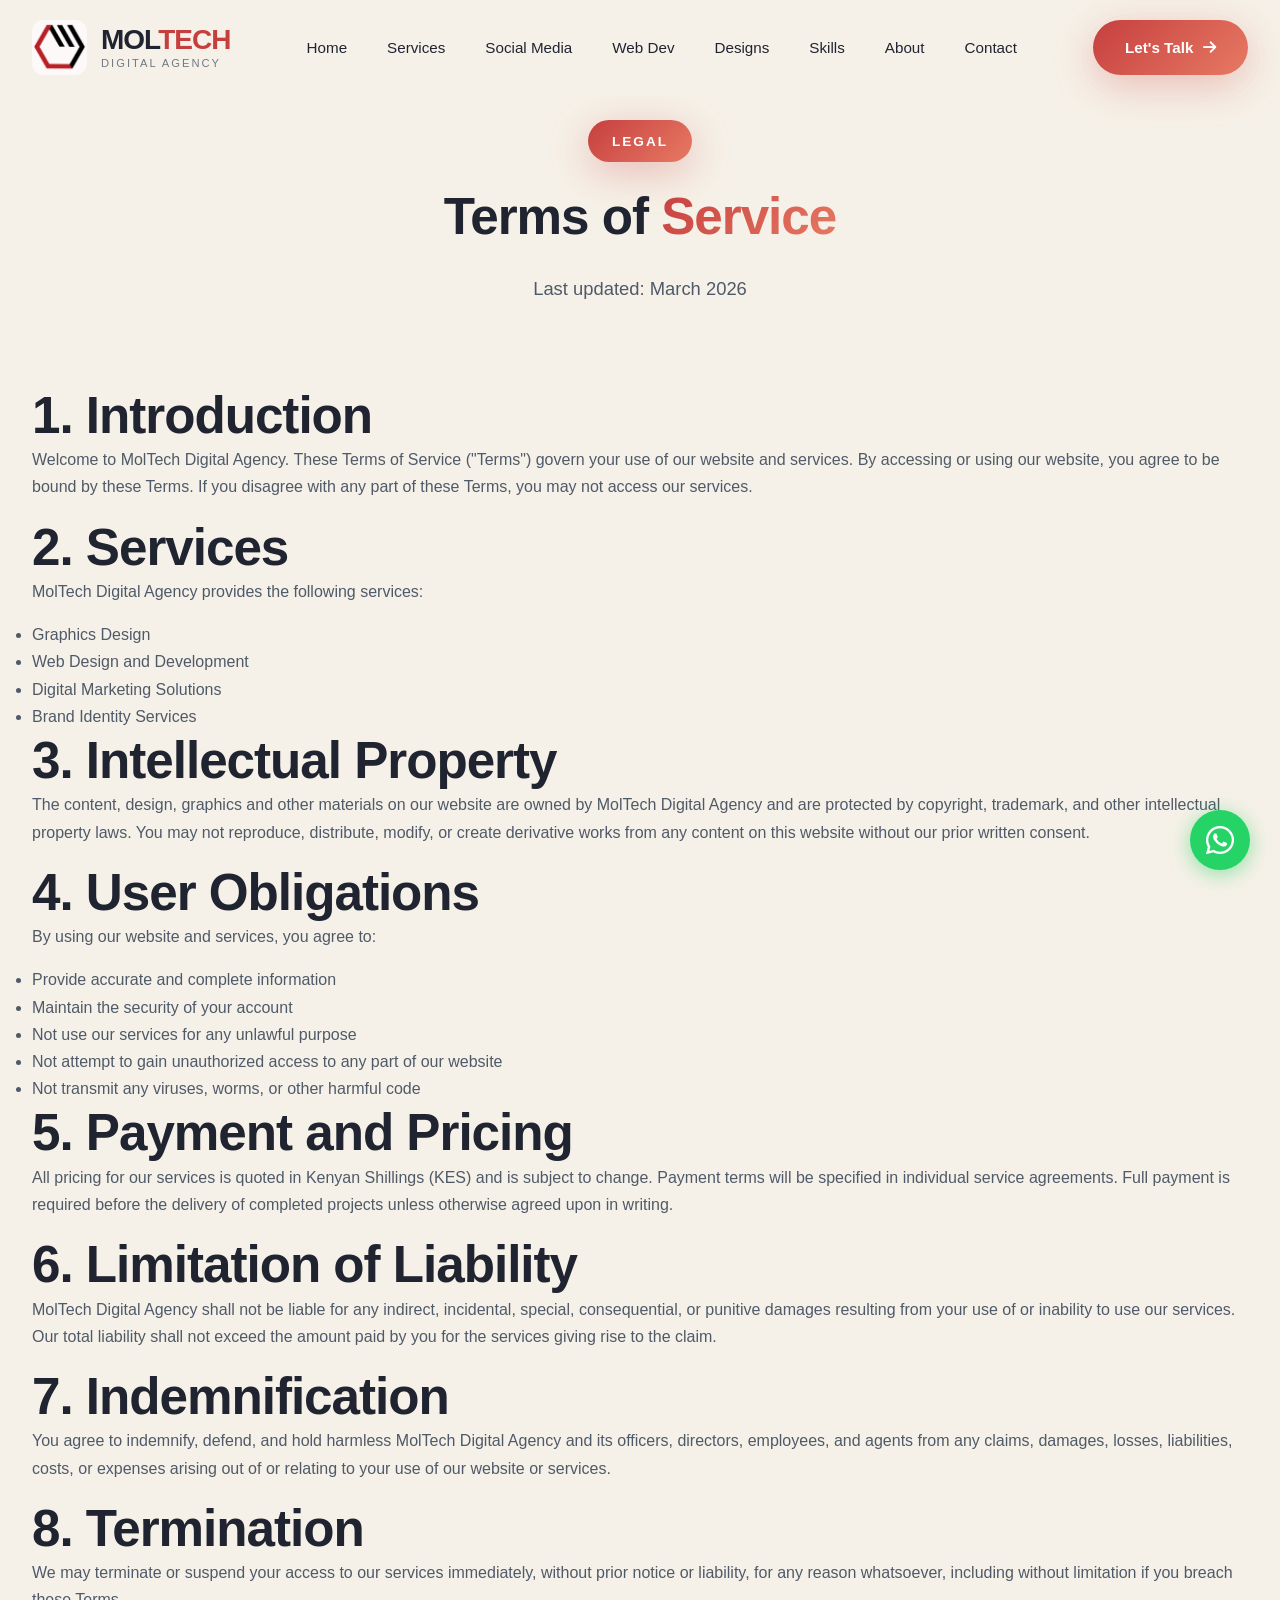
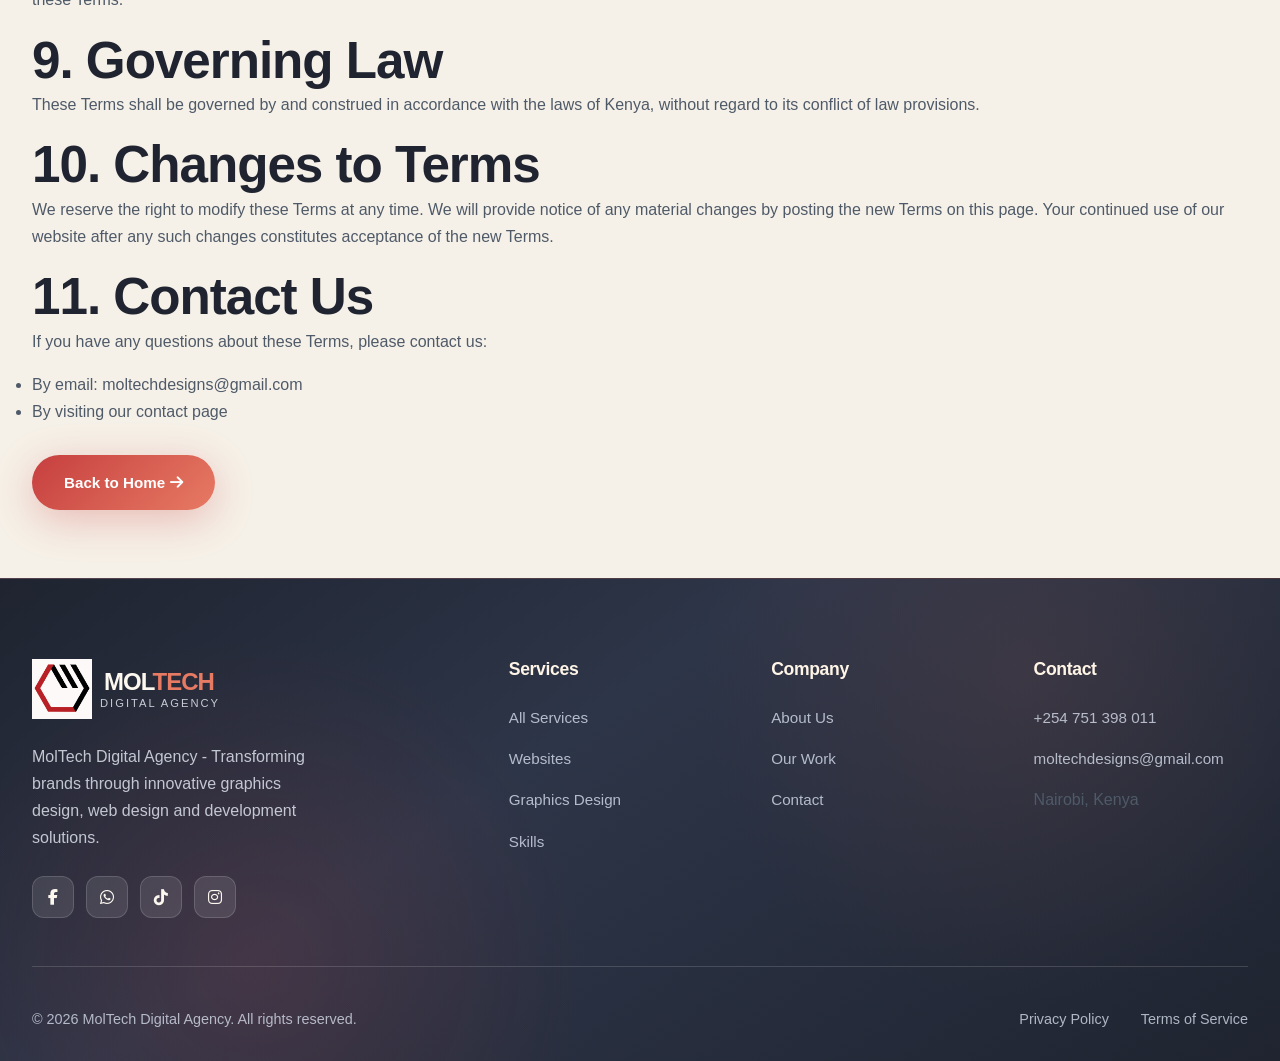
<file: terms-of-service.html>
<!DOCTYPE html>
<html lang="en">
<head>
    <meta charset="UTF-8">
    <meta name="viewport" content="width=device-width, initial-scale=1.0">
    <meta http-equiv="X-UA-Compatible" content="IE=edge">
    <meta name="format-detection" content="telephone=no">
    <meta name="robots" content="index, follow">
    <meta http-equiv="Content-Security-Policy" content="default-src 'self'; style-src 'self' 'unsafe-inline' https://fonts.googleapis.com https://cdnjs.cloudflare.com; font-src 'self' https://fonts.gstatic.com https://cdnjs.cloudflare.com https://use.fontawesome.com; img-src 'self' data:; script-src 'self' 'unsafe-inline'">
    <meta name="theme-color" content="#c63f3f">
    <title>Terms of Service - MolTech Digital Agency</title>
    <link rel="canonical" href="https://moltechdesigns.com/terms-of-service.html">
    <meta property="og:type" content="website">
    <meta property="og:title" content="Terms of Service - MolTech Digital Agency">
    <meta property="og:description" content="Review MolTech Digital Agency terms and conditions for using our website and services.">
    <meta property="og:url" content="https://moltechdesigns.com/terms-of-service.html">
    <meta property="og:image" content="https://moltechdesigns.com/images/Moltech%20Logo.png">
    <link rel="stylesheet" href="css/style.css">
    <link rel="preconnect" href="https://fonts.googleapis.com">
    <link rel="preconnect" href="https://fonts.gstatic.com" crossorigin>
    <link href="https://fonts.googleapis.com/css2?family=Outfit:wght@300;400;500;600;700;800;900&family=Space+Grotesk:wght@400;500;600;700&display=swap" rel="stylesheet">
    <link rel="icon" href="images/Moltech Logo.png" type="image/x-icon">
    <link rel="stylesheet" href="https://cdnjs.cloudflare.com/ajax/libs/font-awesome/6.4.0/css/all.min.css">
    <style>
        .legal-page {
            padding: 120px 0 60px;
        }
    </style>
</head>
<body>

    <!-- Header & Navigation -->
    <header id="header">
        <nav class="container">
            <a href="index.html" class="logo-container">
                <img src="images/Moltech Logo.png" alt="MolTech Logo" class="logo-img" loading="lazy">
                <span class="logo-text-wrapper">
                    <span class="logo-text">MOL<span>tech</span></span>
                    <span class="tagline">Digital agency</span>
                </span>
            </a>
            <ul class="nav-links">
                <li><a href="index.html#home" class="nav-link"><span>Home</span><span class="nav-line"></span></a></li>
                <li><a href="index.html#services" class="nav-link"><span>Services</span><span class="nav-line"></span></a></li>
                <li><a href="index.html#social-media" class="nav-link"><span>Social Media</span><span class="nav-line"></span></a></li>
                <li><a href="index.html#web-development" class="nav-link"><span>Web Dev</span><span class="nav-line"></span></a></li>
                <li><a href="index.html#designs" class="nav-link"><span>Designs</span><span class="nav-line"></span></a></li>
                <li><a href="index.html#skills" class="nav-link"><span>Skills</span><span class="nav-line"></span></a></li>
                <li><a href="index.html#about" class="nav-link"><span>About</span><span class="nav-line"></span></a></li>
                <li><a href="index.html#contact" class="nav-link"><span>Contact</span><span class="nav-line"></span></a></li>
            </ul>
            <a href="https://wa.me/254751398011?text=Hello%20Moltech,%20I%20would%20like%20to%20discuss%20a%20project%20with%20you." class="cta-button" target="_blank">
                <span>Let's Talk</span>
                <i class="fas fa-arrow-right"></i>
            </a>
            <button class="mobile-toggle" aria-label="Toggle menu">
                <span></span>
                <span></span>
                <span></span>
            </button>
        </nav>
    </header>

    <div class="legal-page">
        <div class="container">
            <div class="section-header">
                <span class="section-tag">Legal</span>
                <h2 class="section-title">Terms of <span class="highlight">Service</span></h2>
                <p class="section-subtitle">Last updated: March 2026</p>
            </div>
            
            <div class="legal-content">
                <h2>1. Introduction</h2>
                <p>Welcome to MolTech Digital Agency. These Terms of Service ("Terms") govern your use of our website and services. By accessing or using our website, you agree to be bound by these Terms. If you disagree with any part of these Terms, you may not access our services.</p>
                
                <h2>2. Services</h2>
                <p>MolTech Digital Agency provides the following services:</p>
                <ul>
                    <li>Graphics Design</li>
                    <li>Web Design and Development</li>
                    <li>Digital Marketing Solutions</li>
                    <li>Brand Identity Services</li>
                </ul>
                
                <h2>3. Intellectual Property</h2>
                <p>The content, design, graphics and other materials on our website are owned by MolTech Digital Agency and are protected by copyright, trademark, and other intellectual property laws. You may not reproduce, distribute, modify, or create derivative works from any content on this website without our prior written consent.</p>
                
                <h2>4. User Obligations</h2>
                <p>By using our website and services, you agree to:</p>
                <ul>
                    <li>Provide accurate and complete information</li>
                    <li>Maintain the security of your account</li>
                    <li>Not use our services for any unlawful purpose</li>
                    <li>Not attempt to gain unauthorized access to any part of our website</li>
                    <li>Not transmit any viruses, worms, or other harmful code</li>
                </ul>
                
                <h2>5. Payment and Pricing</h2>
                <p>All pricing for our services is quoted in Kenyan Shillings (KES) and is subject to change. Payment terms will be specified in individual service agreements. Full payment is required before the delivery of completed projects unless otherwise agreed upon in writing.</p>
                
                <h2>6. Limitation of Liability</h2>
                <p>MolTech Digital Agency shall not be liable for any indirect, incidental, special, consequential, or punitive damages resulting from your use of or inability to use our services. Our total liability shall not exceed the amount paid by you for the services giving rise to the claim.</p>
                
                <h2>7. Indemnification</h2>
                <p>You agree to indemnify, defend, and hold harmless MolTech Digital Agency and its officers, directors, employees, and agents from any claims, damages, losses, liabilities, costs, or expenses arising out of or relating to your use of our website or services.</p>
                
                <h2>8. Termination</h2>
                <p>We may terminate or suspend your access to our services immediately, without prior notice or liability, for any reason whatsoever, including without limitation if you breach these Terms.</p>
                
                <h2>9. Governing Law</h2>
                <p>These Terms shall be governed by and construed in accordance with the laws of Kenya, without regard to its conflict of law provisions.</p>
                
                <h2>10. Changes to Terms</h2>
                <p>We reserve the right to modify these Terms at any time. We will provide notice of any material changes by posting the new Terms on this page. Your continued use of our website after any such changes constitutes acceptance of the new Terms.</p>
                
                <h2>11. Contact Us</h2>
                <p>If you have any questions about these Terms, please contact us:</p>
                <ul>
                    <li>By email: moltechdesigns@gmail.com</li>
                    <li>By visiting our contact page</li>
                </ul>
                
                <a href="index.html" class="cta-button primary" style="display: inline-block; margin-top: 30px;">
                    <span>Back to Home</span>
                    <i class="fas fa-arrow-right"></i>
                </a>
            </div>
        </div>
    </div>

    <!-- Footer -->
    <footer>
        <div class="container">
            <div class="footer-content">
                <div class="footer-brand">
                    <a href="index.html" class="footer-logo">
                        <img src="images/Moltech Logo.png" alt="MolTech Logo" loading="lazy">
                        <span class="footer-logo-wrapper">
                            <span class="footer-logo-text">MOL<span>tech</span></span>
                            <span class="footer-tagline">Digital agency</span>
                        </span>
                    </a>
                    <p>MolTech Digital Agency - Transforming brands through innovative graphics design, web design and development solutions.</p>
                    <div class="footer-social">
                        <a href="https://www.facebook.com/moltechDesigns"><i class="fab fa-facebook-f"></i></a>
                        <a href="https://wa.me/254751398011"><i class="fab fa-whatsapp"></i></a>
                        <a href="https://www.tiktok.com/@moltechdesigns"><i class="fab fa-tiktok"></i></a>
                        <a href="https://www.instagram.com/moltechdesigns/"><i class="fab fa-instagram"></i></a>
                    </div>
                </div>
                <div class="footer-links">
                    <h4>Services</h4>
                    <ul>
                        <li><a href="index.html#services">All Services</a></li>
                        <li><a href="index.html#websites">Websites</a></li>
                        <li><a href="index.html#designs">Graphics Design</a></li>
                        <li><a href="index.html#skills">Skills</a></li>
                    </ul>
                </div>
                <div class="footer-links">
                    <h4>Company</h4>
                    <ul>
                        <li><a href="index.html#about">About Us</a></li>
                        <li><a href="index.html#work">Our Work</a></li>
                        <li><a href="index.html#contact">Contact</a></li>
                    </ul>
                </div>
                <div class="footer-links">
                    <h4>Contact</h4>
                    <ul>
                        <li><a href="tel:+254751398011">+254 751 398 011</a></li>
                        <li><a href="mailto:moltechdesigns@gmail.com">moltechdesigns@gmail.com</a></li>
                        <li>Nairobi, Kenya</li>
                    </ul>
                </div>
            </div>
            <div class="footer-bottom">
                <p>&copy; 2026 MolTech Digital Agency. All rights reserved.</p>
                <div class="footer-bottom-links">
                    <a href="privacy-policy.html">Privacy Policy</a>
                    <a href="terms-of-service.html">Terms of Service</a>
                </div>
            </div>
        </div>
    </footer>

    <script src="js/script.js"></script>
    
    <!-- Floating WhatsApp Button -->
    <a href="https://wa.me/254751398011" class="floating-whatsapp" target="_blank">
        <i class="fab fa-whatsapp"></i>
    </a>
</body>
</html>
</file>
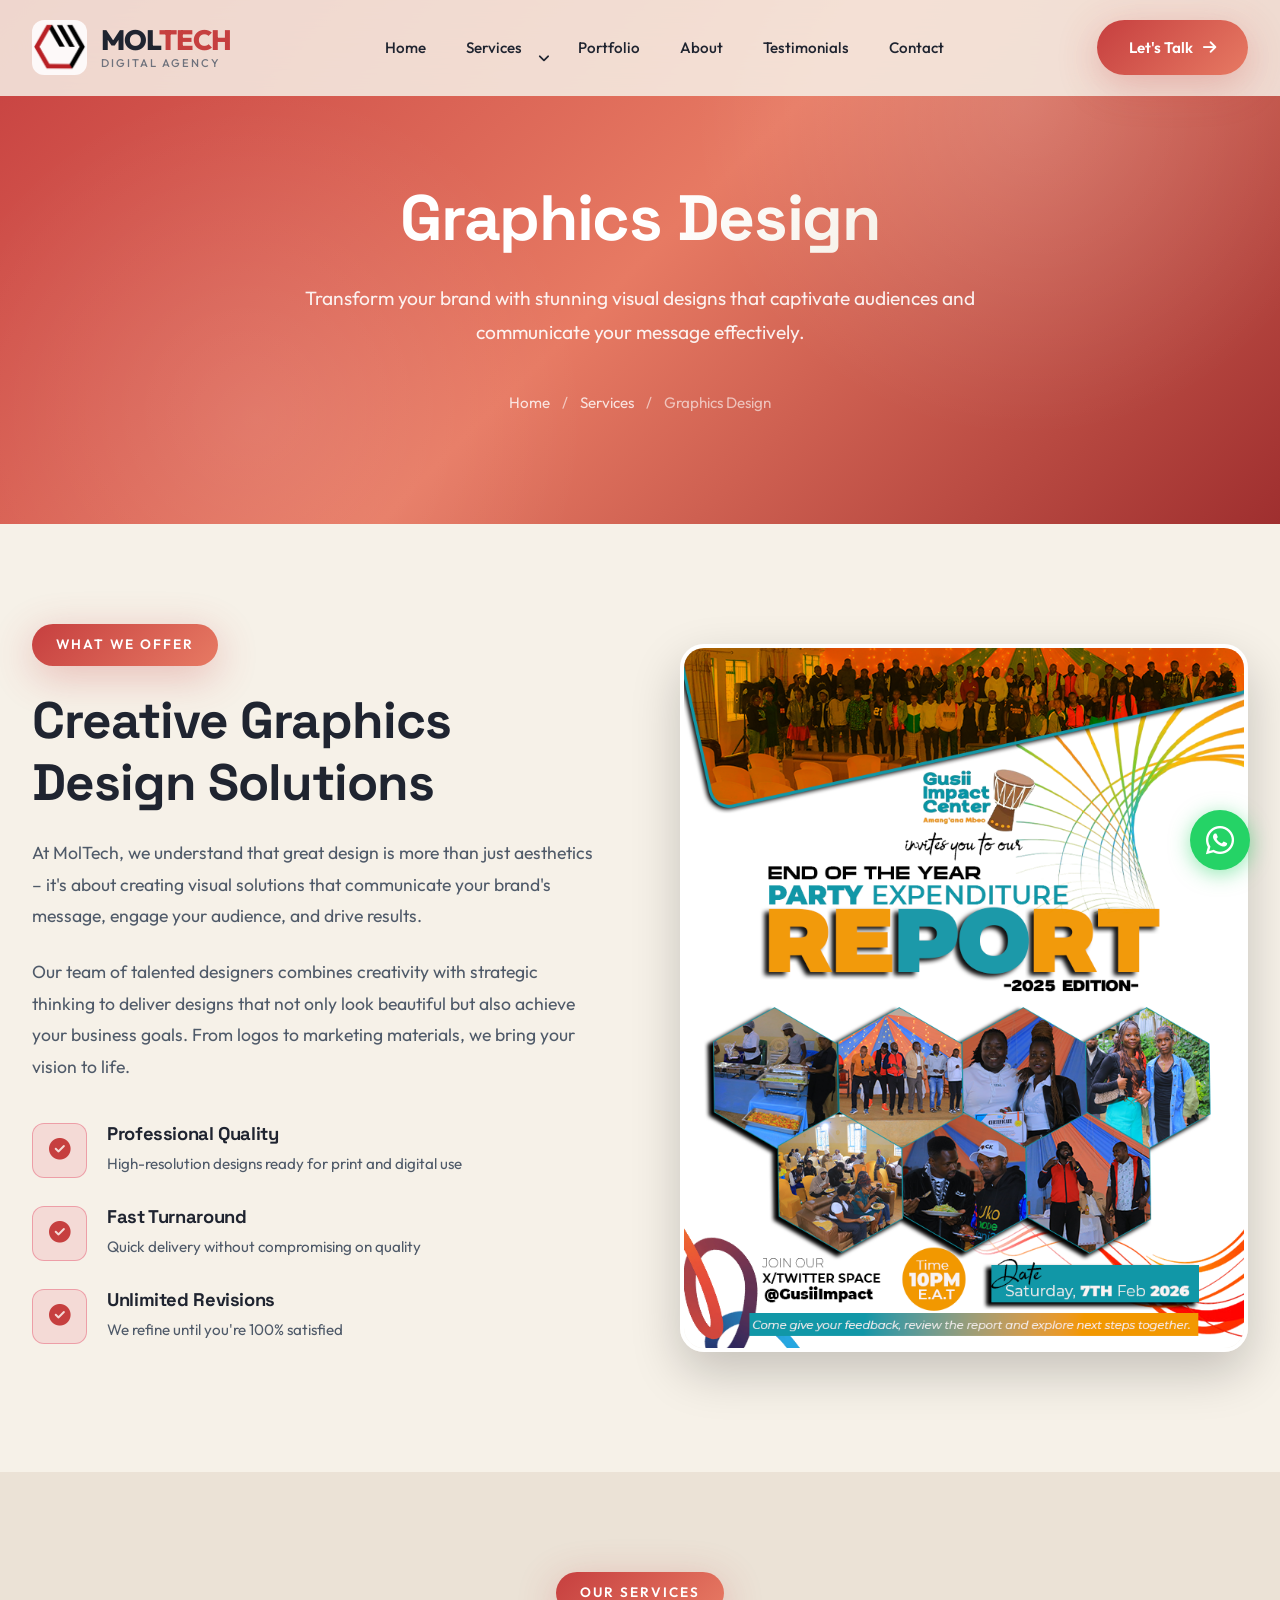
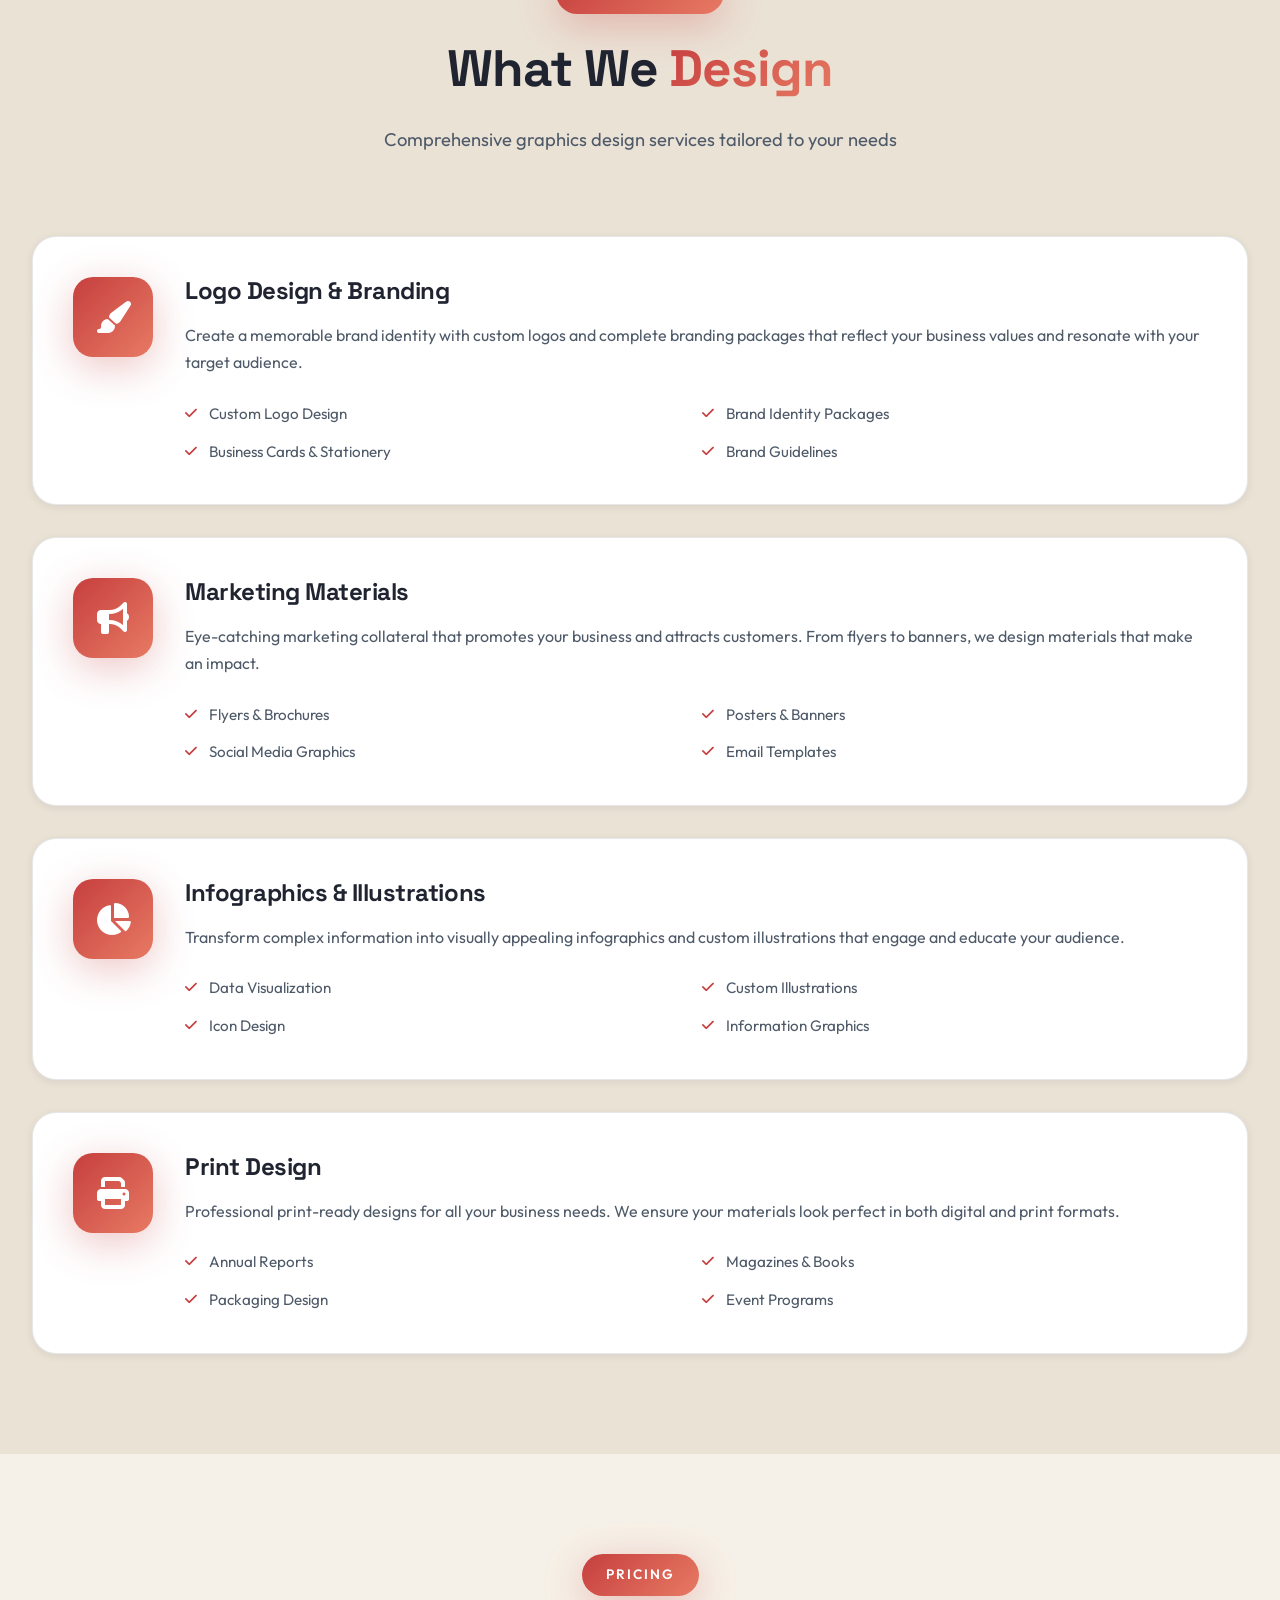
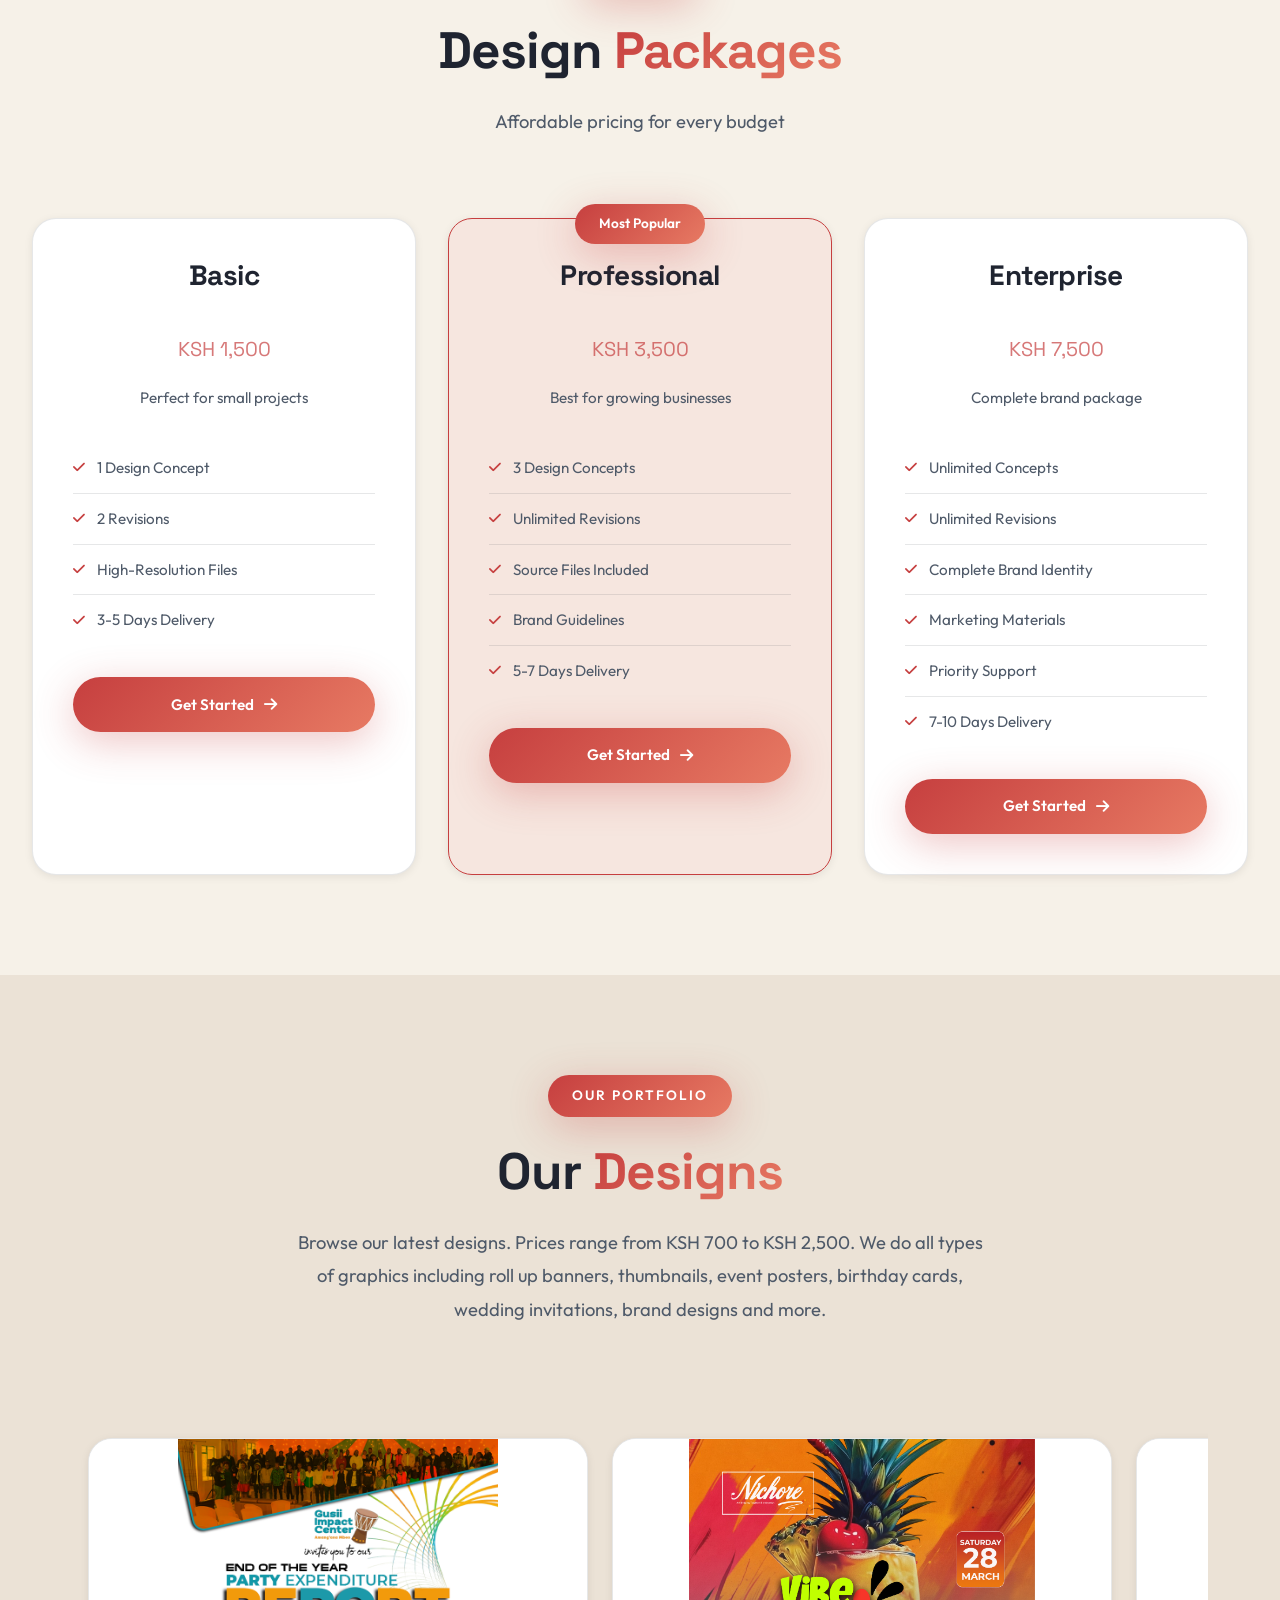
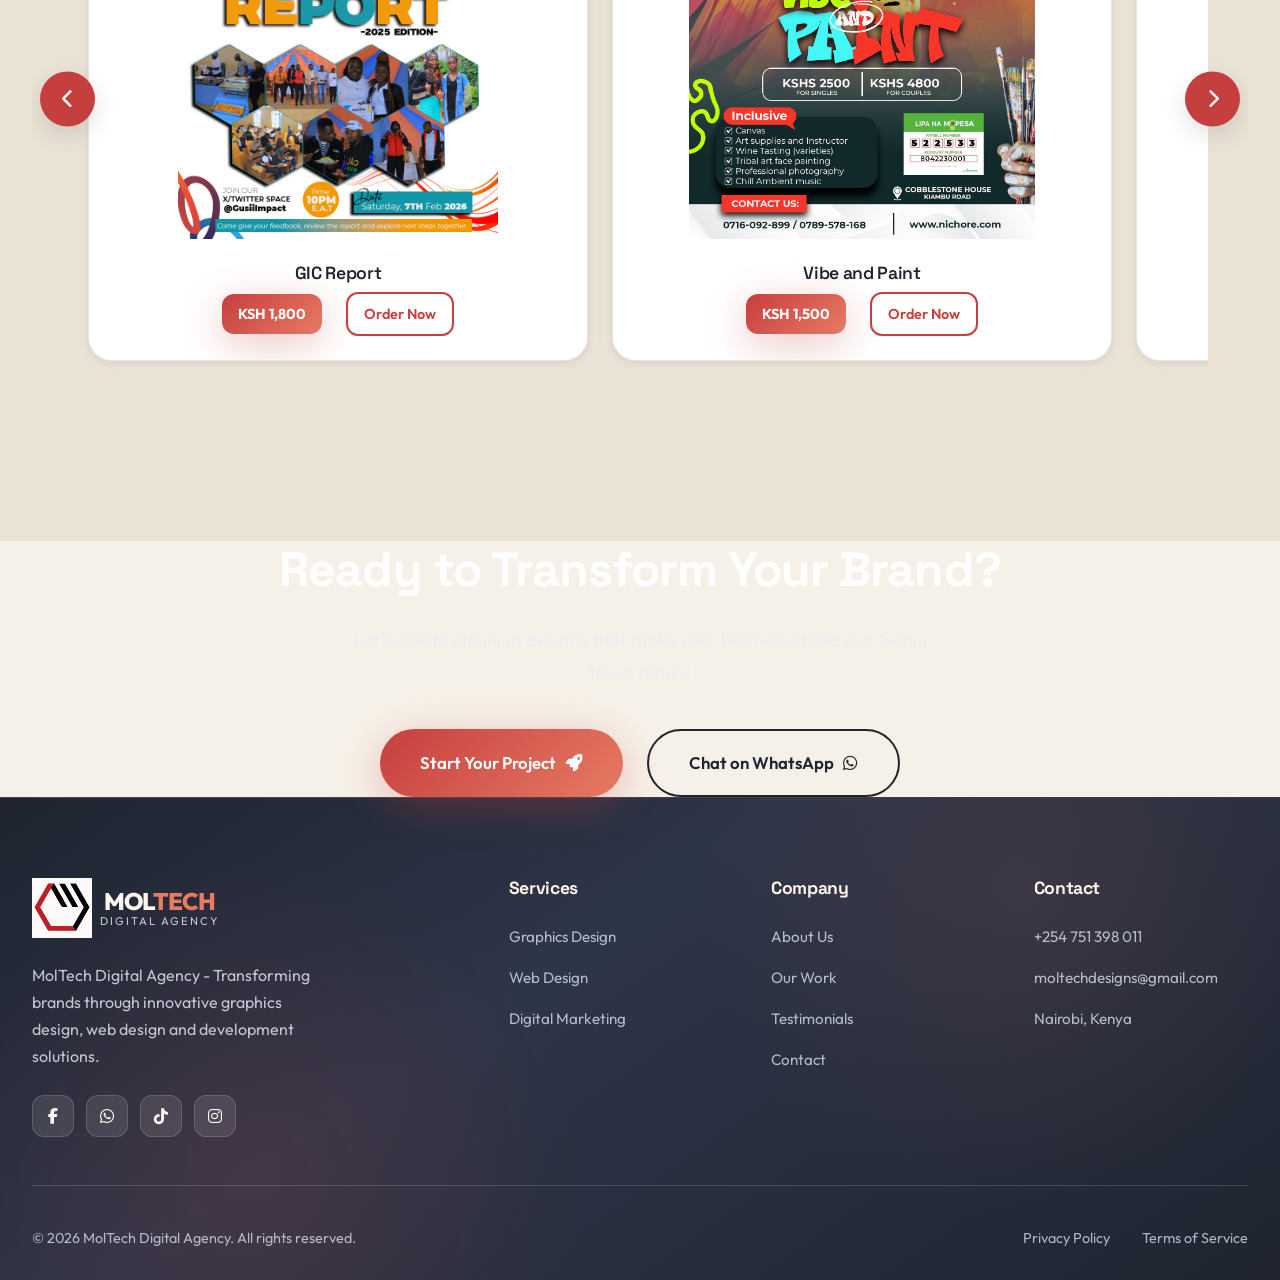
<file: services/graphics-design.html>
<!DOCTYPE html>
<html lang="en">
<head>
    <meta charset="UTF-8">
    <meta name="viewport" content="width=device-width, initial-scale=1.0">
    <meta http-equiv="X-UA-Compatible" content="IE=edge">
    <meta name="format-detection" content="telephone=no">
    <meta name="robots" content="index, follow">
    <meta name="theme-color" content="#c63f3f">
    <title>Graphics Design Services - MolTech Digital Agency</title>
    <meta name="description" content="Professional graphics design services including logo design, branding, marketing materials, infographics, and print design. Transform your brand with stunning visuals.">
    <link rel="canonical" href="https://moltechdesigns.com/services/graphics-design.html">
    <link rel="stylesheet" href="../css/style.css">
    <link rel="preconnect" href="https://fonts.googleapis.com">
    <link rel="preconnect" href="https://fonts.gstatic.com" crossorigin>
    <link href="https://fonts.googleapis.com/css2?family=Outfit:wght@300;400;500;600;700;800;900&family=Space+Grotesk:wght@400;500;600;700&display=swap" rel="stylesheet" media="print" onload="this.media='all'">
    <noscript><link href="https://fonts.googleapis.com/css2?family=Outfit:wght@300;400;500;600;700;800;900&family=Space+Grotesk:wght@400;500;600;700&display=swap" rel="stylesheet"></noscript>
    <link rel="icon" type="image/png" sizes="32x32" href="../images/Moltech Logo.png">
    <link rel="icon" type="image/png" sizes="16x16" href="../images/Moltech Logo.png">
    <link rel="shortcut icon" href="../images/Moltech Logo.png">
    <link rel="stylesheet" href="https://cdnjs.cloudflare.com/ajax/libs/font-awesome/6.4.0/css/all.min.css">
</head>
<body>

    <!-- Header & Navigation -->
    <header id="header">
        <nav class="container">
            <a href="../index.html" class="logo-container">
                <img src="../images/Moltech Logo.png" alt="MolTech Logo" class="logo-img" decoding="async" loading="lazy">
                <span class="logo-text-wrapper">
                    <span class="logo-text">MOL<span>tech</span></span>
                    <span class="tagline">Digital agency</span>
                </span>
            </a>
            <ul class="nav-links" id="primary-navigation">
                <li><a href="../index.html" class="nav-link"><span>Home</span><span class="nav-line"></span></a></li>
                <li class="dropdown">
                    <a href="../index.html#services" class="nav-link dropdown-toggle"><span>Services</span><span class="nav-line"></span></a>
                    <ul class="dropdown-menu">
                        <li><a href="graphics-design.html">Graphics Design</a></li>
                        <li><a href="web-design.html">Web Design & Development</a></li>
                        <li><a href="digital-marketing.html">Digital Marketing & Social Media</a></li>
                        <li><a href="video-editing.html">Video Editing & Production</a></li>
                    </ul>
                </li>
                <li><a href="../index.html#work" class="nav-link"><span>Portfolio</span><span class="nav-line"></span></a></li>
                <li><a href="../about.html" class="nav-link"><span>About</span><span class="nav-line"></span></a></li>
                <li><a href="../index.html#testimonials" class="nav-link"><span>Testimonials</span><span class="nav-line"></span></a></li>
                <li><a href="../index.html#contact" class="nav-link"><span>Contact</span><span class="nav-line"></span></a></li>
                <li class="nav-cta-mobile">
                    <a href="https://wa.me/254751398011?text=Hello%20Moltech,%20I%20would%20like%20to%20discuss%20a%20project%20with%20you." class="cta-button" target="_blank">
                        <span>Let's Talk</span>
                        <i class="fas fa-arrow-right"></i>
                    </a>
                </li>
            </ul>
            <a href="https://wa.me/254751398011?text=Hello%20Moltech,%20I%20would%20like%20to%20discuss%20a%20project%20with%20you." class="cta-button" target="_blank">
                <span>Let's Talk</span>
                <i class="fas fa-arrow-right"></i>
            </a>
            <button class="mobile-toggle" aria-label="Toggle menu" aria-expanded="false" aria-controls="primary-navigation">
                <span></span>
                <span></span>
                <span></span>
            </button>
        </nav>
    </header>

    <!-- Page Header -->
    <section class="page-header">
        <div class="container">
            <div class="page-header-content">
                <h1>Graphics <span class="highlight">Design</span></h1>
                <p class="page-subtitle">Transform your brand with stunning visual designs that captivate audiences and communicate your message effectively.</p>
                <nav class="breadcrumb">
                    <a href="../index.html">Home</a>
                    <span>/</span>
                    <a href="../index.html#services">Services</a>
                    <span>/</span>
                    <span>Graphics Design</span>
                </nav>
            </div>
        </div>
    </section>

    <!-- Service Overview -->
    <section class="service-overview">
        <div class="container">
            <div class="overview-content">
                <div class="overview-text">
                    <span class="section-tag">What We Offer</span>
                    <h2>Creative <span class="highlight">Graphics Design</span> Solutions</h2>
                    <p>At MolTech, we understand that great design is more than just aesthetics – it's about creating visual solutions that communicate your brand's message, engage your audience, and drive results.</p>
                    <p>Our team of talented designers combines creativity with strategic thinking to deliver designs that not only look beautiful but also achieve your business goals. From logos to marketing materials, we bring your vision to life.</p>
                    
                    <div class="overview-features">
                        <div class="overview-feature">
                            <i class="fas fa-check-circle"></i>
                            <div>
                                <h4>Professional Quality</h4>
                                <p>High-resolution designs ready for print and digital use</p>
                            </div>
                        </div>
                        <div class="overview-feature">
                            <i class="fas fa-check-circle"></i>
                            <div>
                                <h4>Fast Turnaround</h4>
                                <p>Quick delivery without compromising on quality</p>
                            </div>
                        </div>
                        <div class="overview-feature">
                            <i class="fas fa-check-circle"></i>
                            <div>
                                <h4>Unlimited Revisions</h4>
                                <p>We refine until you're 100% satisfied</p>
                            </div>
                        </div>
                    </div>
                </div>
                <div class="overview-image">
                    <img src="../images/GIC Report.png" alt="Graphics Design Services" loading="lazy" decoding="async">
                </div>
            </div>
        </div>
    </section>

    <!-- Services List -->
    <section class="service-details">
        <div class="container">
            <div class="section-header">
                <span class="section-tag">Our Services</span>
                <h2 class="section-title">What We <span class="highlight">Design</span></h2>
                <p class="section-subtitle">Comprehensive graphics design services tailored to your needs</p>
            </div>
            
            <div class="services-list">
                <div class="service-item">
                    <div class="service-item-icon">
                        <i class="fas fa-paint-brush"></i>
                    </div>
                    <div class="service-item-content">
                        <h3>Logo Design & Branding</h3>
                        <p>Create a memorable brand identity with custom logos and complete branding packages that reflect your business values and resonate with your target audience.</p>
                        <ul class="service-item-features">
                            <li><i class="fas fa-check"></i> Custom Logo Design</li>
                            <li><i class="fas fa-check"></i> Brand Identity Packages</li>
                            <li><i class="fas fa-check"></i> Business Cards & Stationery</li>
                            <li><i class="fas fa-check"></i> Brand Guidelines</li>
                        </ul>
                    </div>
                </div>

                <div class="service-item">
                    <div class="service-item-icon">
                        <i class="fas fa-bullhorn"></i>
                    </div>
                    <div class="service-item-content">
                        <h3>Marketing Materials</h3>
                        <p>Eye-catching marketing collateral that promotes your business and attracts customers. From flyers to banners, we design materials that make an impact.</p>
                        <ul class="service-item-features">
                            <li><i class="fas fa-check"></i> Flyers & Brochures</li>
                            <li><i class="fas fa-check"></i> Posters & Banners</li>
                            <li><i class="fas fa-check"></i> Social Media Graphics</li>
                            <li><i class="fas fa-check"></i> Email Templates</li>
                        </ul>
                    </div>
                </div>

                <div class="service-item">
                    <div class="service-item-icon">
                        <i class="fas fa-chart-pie"></i>
                    </div>
                    <div class="service-item-content">
                        <h3>Infographics & Illustrations</h3>
                        <p>Transform complex information into visually appealing infographics and custom illustrations that engage and educate your audience.</p>
                        <ul class="service-item-features">
                            <li><i class="fas fa-check"></i> Data Visualization</li>
                            <li><i class="fas fa-check"></i> Custom Illustrations</li>
                            <li><i class="fas fa-check"></i> Icon Design</li>
                            <li><i class="fas fa-check"></i> Information Graphics</li>
                        </ul>
                    </div>
                </div>

                <div class="service-item">
                    <div class="service-item-icon">
                        <i class="fas fa-print"></i>
                    </div>
                    <div class="service-item-content">
                        <h3>Print Design</h3>
                        <p>Professional print-ready designs for all your business needs. We ensure your materials look perfect in both digital and print formats.</p>
                        <ul class="service-item-features">
                            <li><i class="fas fa-check"></i> Annual Reports</li>
                            <li><i class="fas fa-check"></i> Magazines & Books</li>
                            <li><i class="fas fa-check"></i> Packaging Design</li>
                            <li><i class="fas fa-check"></i> Event Programs</li>
                        </ul>
                    </div>
                </div>
            </div>
        </div>
    </section>

    <!-- Pricing Section -->
    <section class="service-pricing">
        <div class="container">
            <div class="section-header">
                <span class="section-tag">Pricing</span>
                <h2 class="section-title">Design <span class="highlight">Packages</span></h2>
                <p class="section-subtitle">Affordable pricing for every budget</p>
            </div>
            
            <div class="pricing-grid">
                <div class="pricing-card">
                    <div class="pricing-header">
                        <h3>Basic</h3>
                        <div class="price">
                            <span>KSH 1,500</span>
                        </div>
                        <p>Perfect for small projects</p>
                    </div>
                    <ul class="pricing-features">
                        <li><i class="fas fa-check"></i> 1 Design Concept</li>
                        <li><i class="fas fa-check"></i> 2 Revisions</li>
                        <li><i class="fas fa-check"></i> High-Resolution Files</li>
                        <li><i class="fas fa-check"></i> 3-5 Days Delivery</li>
                    </ul>
                    <a href="../index.html#contact" class="cta-button primary">
                        <span>Get Started</span>
                        <i class="fas fa-arrow-right"></i>
                    </a>
                </div>

                <div class="pricing-card featured">
                    <div class="pricing-badge">Most Popular</div>
                    <div class="pricing-header">
                        <h3>Professional</h3>
                        <div class="price">
                            <span>KSH 3,500</span>
                        </div>
                        <p>Best for growing businesses</p>
                    </div>
                    <ul class="pricing-features">
                        <li><i class="fas fa-check"></i> 3 Design Concepts</li>
                        <li><i class="fas fa-check"></i> Unlimited Revisions</li>
                        <li><i class="fas fa-check"></i> Source Files Included</li>
                        <li><i class="fas fa-check"></i> Brand Guidelines</li>
                        <li><i class="fas fa-check"></i> 5-7 Days Delivery</li>
                    </ul>
                    <a href="../index.html#contact" class="cta-button primary">
                        <span>Get Started</span>
                        <i class="fas fa-arrow-right"></i>
                    </a>
                </div>

                <div class="pricing-card">
                    <div class="pricing-header">
                        <h3>Enterprise</h3>
                        <div class="price">
                            <span>KSH 7,500</span>
                        </div>
                        <p>Complete brand package</p>
                    </div>
                    <ul class="pricing-features">
                        <li><i class="fas fa-check"></i> Unlimited Concepts</li>
                        <li><i class="fas fa-check"></i> Unlimited Revisions</li>
                        <li><i class="fas fa-check"></i> Complete Brand Identity</li>
                        <li><i class="fas fa-check"></i> Marketing Materials</li>
                        <li><i class="fas fa-check"></i> Priority Support</li>
                        <li><i class="fas fa-check"></i> 7-10 Days Delivery</li>
                    </ul>
                    <a href="../index.html#contact" class="cta-button primary">
                        <span>Get Started</span>
                        <i class="fas fa-arrow-right"></i>
                    </a>
                </div>
            </div>
        </div>
    </section>

    <!-- Design Gallery Section -->
    <section class="design-gallery">
        <div class="container">
            <div class="section-header">
                <span class="section-tag">Our Portfolio</span>
                <h2 class="section-title">Our <span class="highlight">Designs</span></h2>
                <p class="section-subtitle">Browse our latest designs. Prices range from KSH 700 to KSH 2,500. We do all types of graphics including roll up banners, thumbnails, event posters, birthday cards, wedding invitations, brand designs and more.</p>
            </div>
            <div class="carousel-container">
                <button class="carousel-btn prev-btn"><i class="fas fa-chevron-left"></i></button>
                <div class="design-carousel">
                    <div class="design-card">
                        <div class="design-image">
                            <img src="../images/GIC Report.png" alt="GIC Report Design" loading="lazy" decoding="async">
                        </div>
                        <div class="design-info">
                            <h4>GIC Report</h4>
                            <div class="design-price-row">
                                <span class="design-price">KSH 1,800</span>
                                <a href="https://wa.me/254751398011?text=I want to order the GIC Report design" class="design-order">Order Now</a>
                            </div>
                        </div>
                    </div>
                    <div class="design-card">
                        <div class="design-image">
                            <img src="../images/Vibe and Paint.png" alt="Vibe and Paint Design" loading="lazy" decoding="async">
                        </div>
                        <div class="design-info">
                            <h4>Vibe and Paint</h4>
                            <div class="design-price-row">
                                <span class="design-price">KSH 1,500</span>
                                <a href="https://wa.me/254751398011?text=I want to order the Vibe and Paint design" class="design-order">Order Now</a>
                            </div>
                        </div>
                    </div>
                    <div class="design-card">
                        <div class="design-image">
                            <img src="../images/Aspiring leader.png" alt="Aspiring Leader Design" loading="lazy" decoding="async">
                        </div>
                        <div class="design-info">
                            <h4>Aspiring Leader</h4>
                            <div class="design-price-row">
                                <span class="design-price">KSH 2,000</span>
                                <a href="https://wa.me/254751398011?text=I want to order the Aspiring Leader design" class="design-order">Order Now</a>
                            </div>
                        </div>
                    </div>
                    <div class="design-card">
                        <div class="design-image">
                            <img src="../images/Church Event Poster.jpg" alt="Church Event Poster Design" loading="lazy" decoding="async">
                        </div>
                        <div class="design-info">
                            <h4>Church Event Poster</h4>
                            <div class="design-price-row">
                                <span class="design-price">KSH 1,200</span>
                                <a href="https://wa.me/254751398011?text=I want to order the Church Event Poster design" class="design-order">Order Now</a>
                            </div>
                        </div>
                    </div>
                    <div class="design-card">
                        <div class="design-image">
                            <img src="../images/International Women's Day.png" alt="International Women's Day Design" loading="lazy" decoding="async">
                        </div>
                        <div class="design-info">
                            <h4>International Women's Day</h4>
                            <div class="design-price-row">
                                <span class="design-price">KSH 1,500</span>
                                <a href="https://wa.me/254751398011?text=I want to order the International Women's Day design" class="design-order">Order Now</a>
                            </div>
                        </div>
                    </div>
                    <div class="design-card">
                        <div class="design-image">
                            <img src="../images/Social Media Flyer.png" alt="Social Media Flyer Design" loading="lazy" decoding="async">
                        </div>
                        <div class="design-info">
                            <h4>Social Media Flyer</h4>
                            <div class="design-price-row">
                                <span class="design-price">KSH 800</span>
                                <a href="https://wa.me/254751398011?text=I want to order the Social Media Flyer design" class="design-order">Order Now</a>
                            </div>
                        </div>
                    </div>
                    <div class="design-card">
                        <div class="design-image">
                            <img src="../images/Safari Rally.jpeg" alt="Safari Rally Design" loading="lazy" decoding="async">
                        </div>
                        <div class="design-info">
                            <h4>Safari Rally</h4>
                            <div class="design-price-row">
                                <span class="design-price">KSH 1,400</span>
                                <a href="https://wa.me/254751398011?text=I want to order the Safari Rally design" class="design-order">Order Now</a>
                            </div>
                        </div>
                    </div>
                    <div class="design-card">
                        <div class="design-image">
                            <img src="../images/birthday.png" alt="Birthday Card Design" loading="lazy" decoding="async">
                        </div>
                        <div class="design-info">
                            <h4>Birthday Card</h4>
                            <div class="design-price-row">
                                <span class="design-price">KSH 700</span>
                                <a href="https://wa.me/254751398011?text=I want to order the Birthday Card design" class="design-order">Order Now</a>
                            </div>
                        </div>
                    </div>
                </div>
                <button class="carousel-btn next-btn"><i class="fas fa-chevron-right"></i></button>
            </div>
        </div>
    </section>

    <!-- CTA Section -->
        <div class="container">
            <div class="cta-content">
                <h2>Ready to <span class="highlight">Transform</span> Your Brand?</h2>
                <p>Let's create stunning designs that make your business stand out. Get in touch today!</p>
                <div class="cta-buttons">
                    <a href="../index.html#contact" class="cta-button primary large">
                        <span>Start Your Project</span>
                        <i class="fas fa-rocket"></i>
                    </a>
                    <a href="https://wa.me/254751398011" class="cta-button secondary large" target="_blank">
                        <span>Chat on WhatsApp</span>
                        <i class="fab fa-whatsapp"></i>
                    </a>
                </div>
            </div>
        </div>
    </section>

    <!-- Footer -->
    <footer>
        <div class="container">
            <div class="footer-content">
                <div class="footer-brand">
                    <a href="../index.html" class="footer-logo">
                        <img src="../images/Moltech Logo.png" alt="MolTech Logo" decoding="async" loading="lazy">
                        <span class="footer-logo-wrapper">
                            <span class="footer-logo-text">MOL<span>tech</span></span>
                            <span class="footer-tagline">Digital agency</span>
                        </span>
                    </a>
                    <p>MolTech Digital Agency - Transforming brands through innovative graphics design, web design and development solutions.</p>
                    <div class="footer-social">
                        <a href="https://www.facebook.com/moltechDesigns"><i class="fab fa-facebook-f"></i></a>
                        <a href="https://wa.me/254751398011"><i class="fab fa-whatsapp"></i></a>
                        <a href="https://www.tiktok.com/@moltechdesigns"><i class="fab fa-tiktok"></i></a>
                        <a href="https://www.instagram.com/moltechdesigns/"><i class="fab fa-instagram"></i></a>
                    </div>
                </div>
                <div class="footer-links">
                    <h4>Services</h4>
                    <ul>
                        <li><a href="graphics-design.html">Graphics Design</a></li>
                        <li><a href="web-design.html">Web Design</a></li>
                        <li><a href="digital-marketing.html">Digital Marketing</a></li>
                    </ul>
                </div>
                <div class="footer-links">
                    <h4>Company</h4>
                    <ul>
                        <li><a href="../about.html">About Us</a></li>
                        <li><a href="../index.html#work">Our Work</a></li>
                        <li><a href="../index.html#testimonials">Testimonials</a></li>
                        <li><a href="../index.html#contact">Contact</a></li>
                    </ul>
                </div>
                <div class="footer-links">
                    <h4>Contact</h4>
                    <ul>
                        <li><a href="tel:+254751398011">+254 751 398 011</a></li>
                        <li><a href="mailto:moltechdesigns@gmail.com">moltechdesigns@gmail.com</a></li>
                        <li><a href="#">Nairobi, Kenya</a></li>
                    </ul>
                </div>
            </div>
            <div class="footer-bottom">
                <p>&copy; 2026 MolTech Digital Agency. All rights reserved.</p>
                <div class="footer-bottom-links">
                    <a href="../privacy-policy.html">Privacy Policy</a>
                    <a href="../terms-of-service.html">Terms of Service</a>
                </div>
            </div>
        </div>
    </footer>

    <script src="../js/script.js"></script>
    
    <!-- Floating WhatsApp Button -->
    <a href="https://wa.me/254751398011" class="floating-whatsapp" target="_blank">
        <i class="fab fa-whatsapp"></i>
    </a>
</body>
</html>
</file>
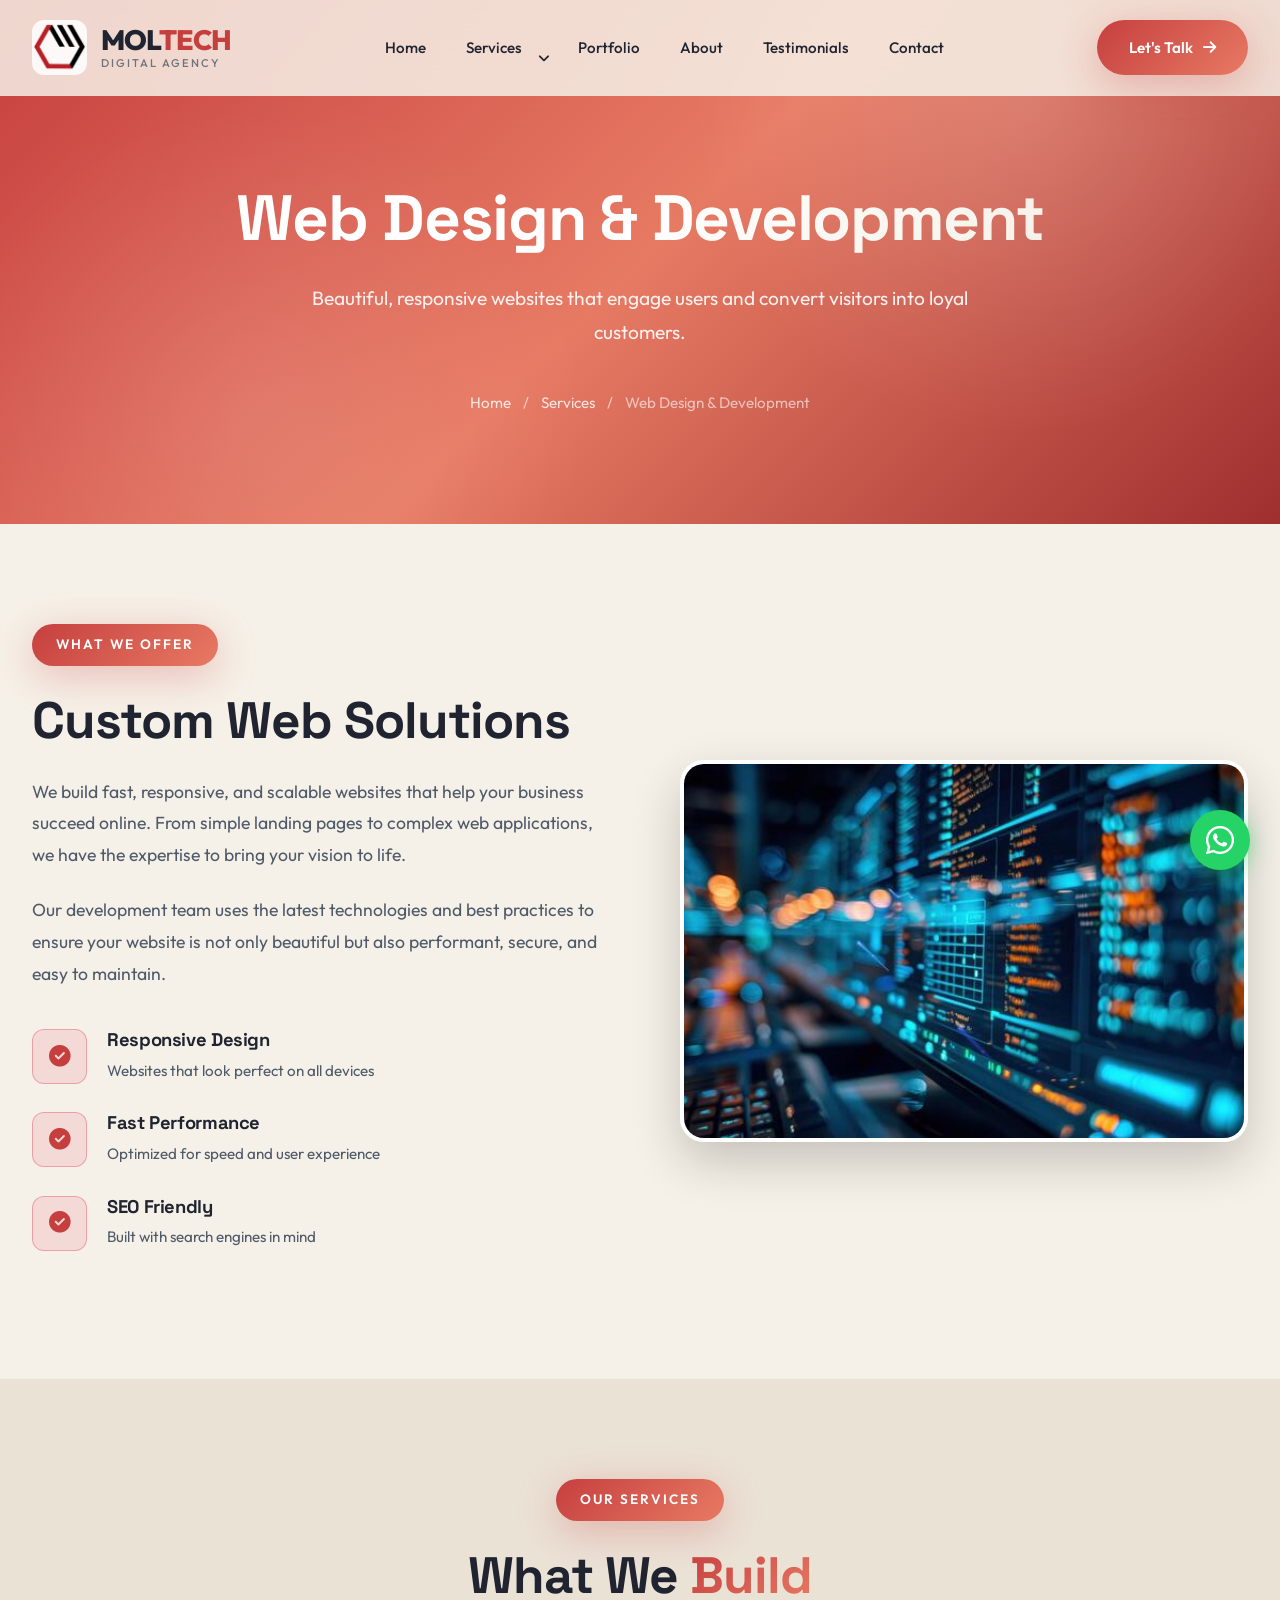
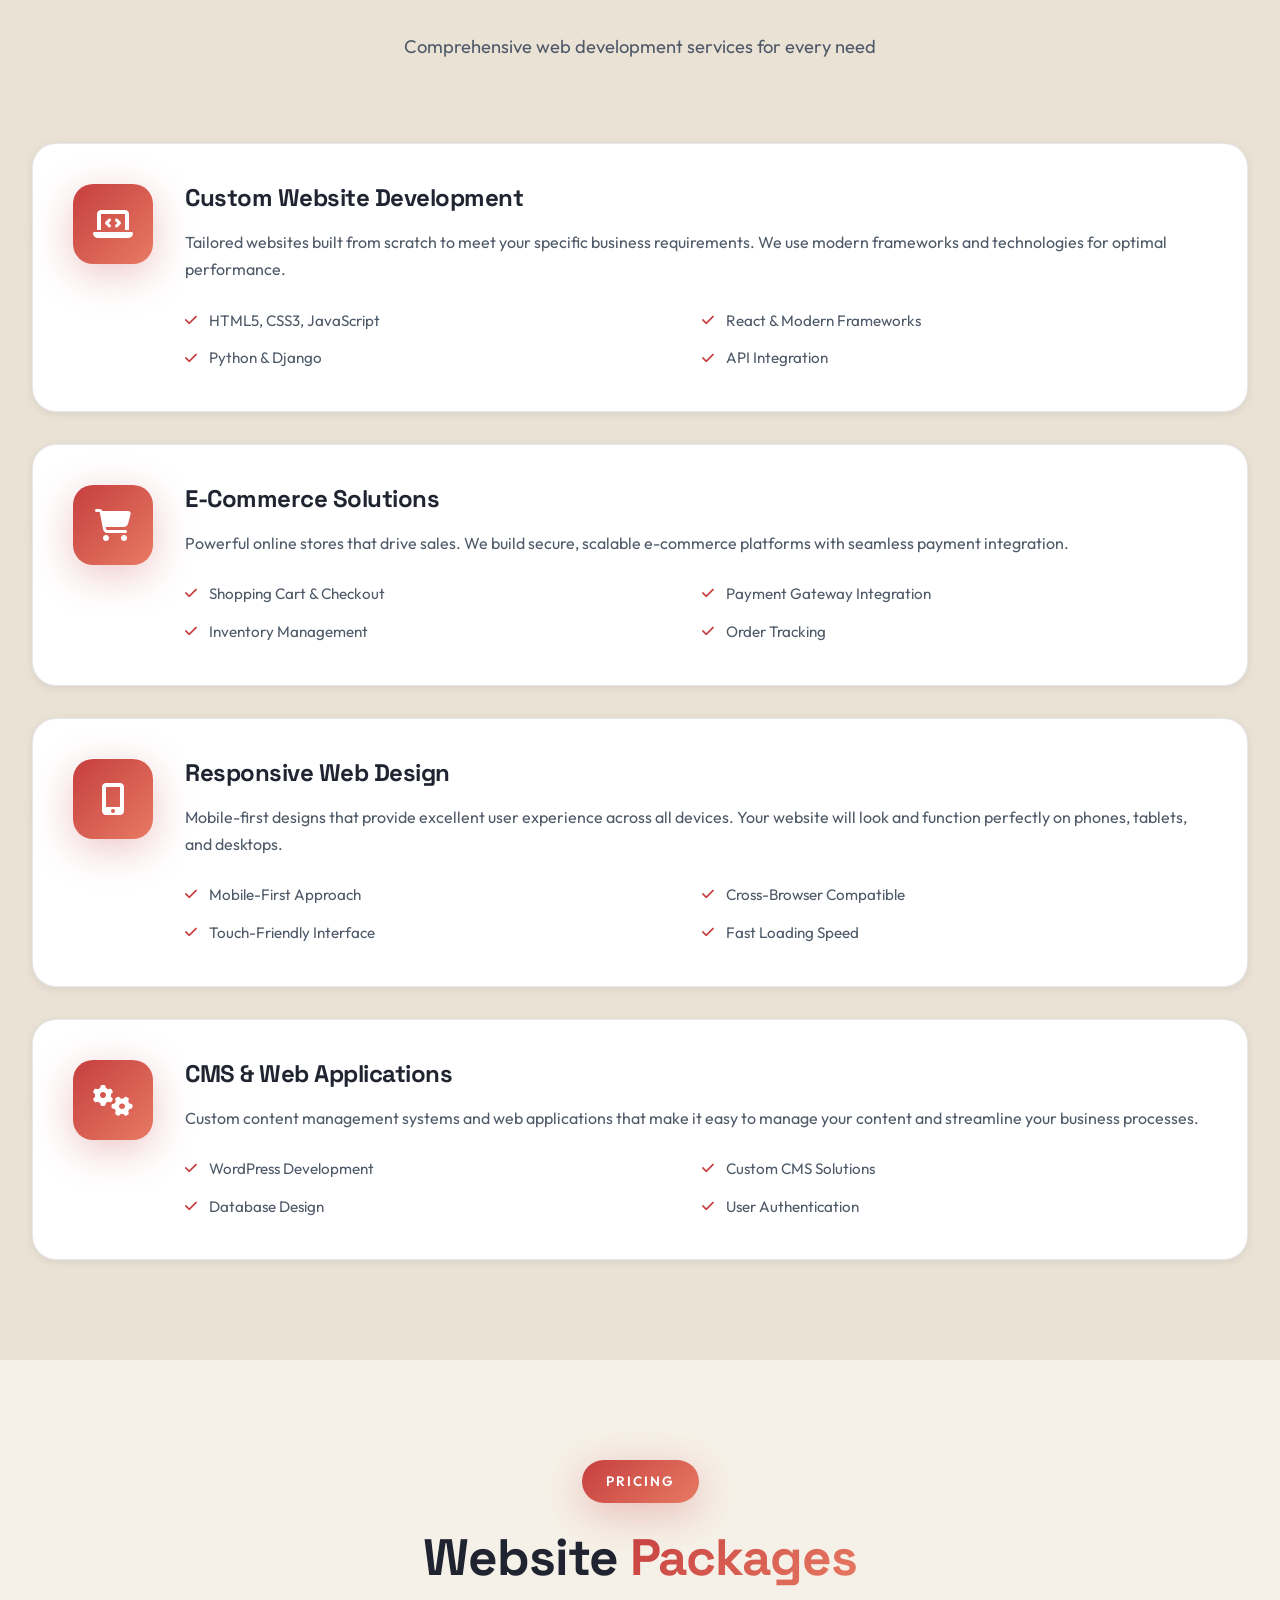
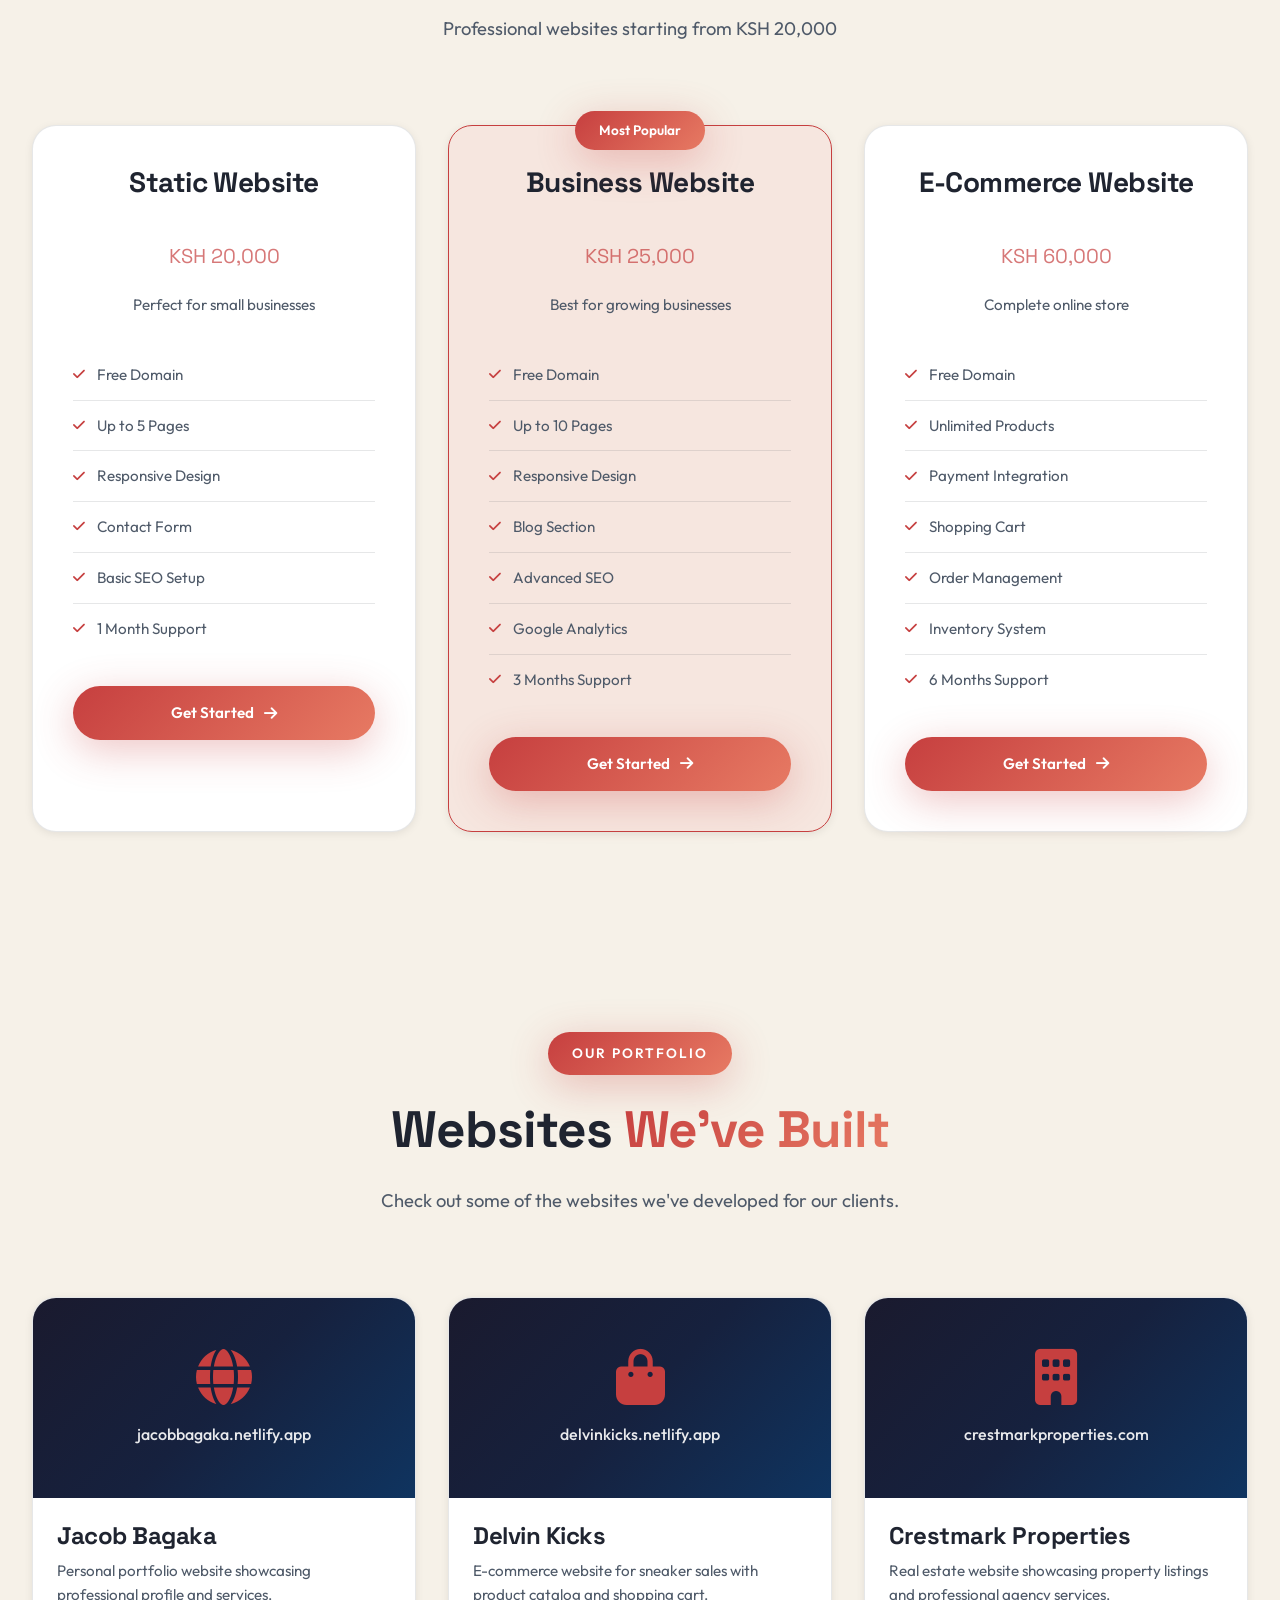
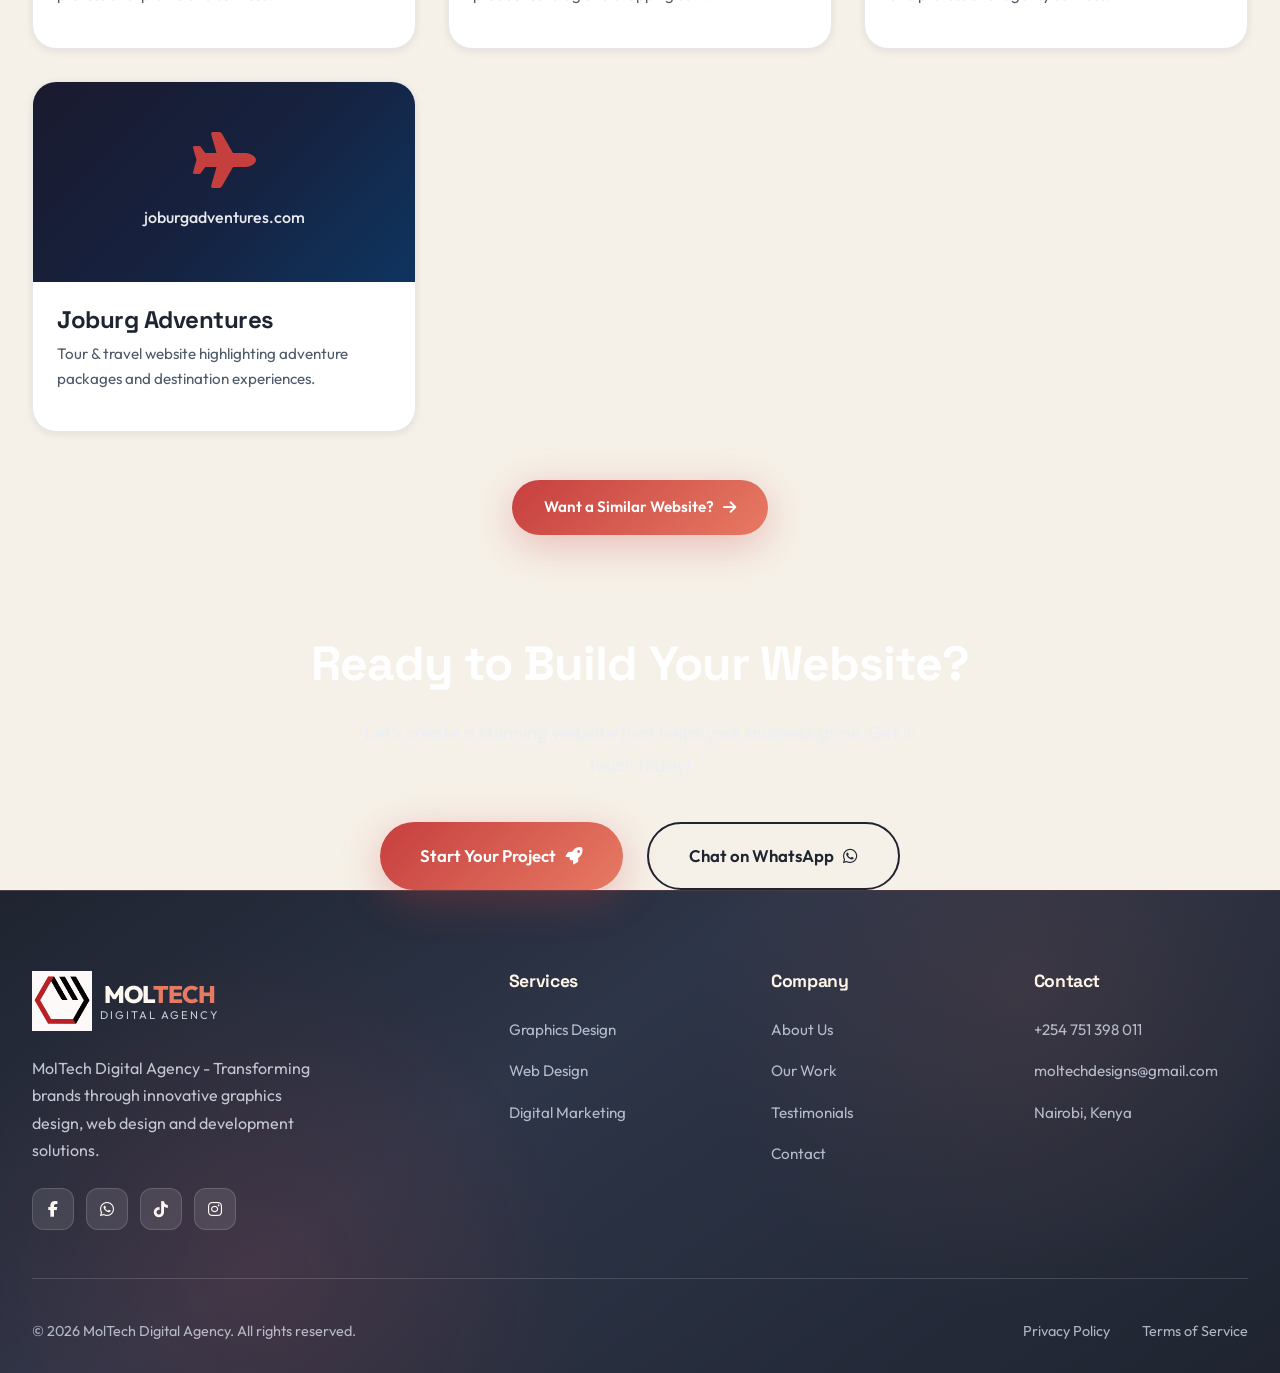
<file: services/web-design.html>
<!DOCTYPE html>
<html lang="en">
<head>
    <meta charset="UTF-8">
    <meta name="viewport" content="width=device-width, initial-scale=1.0">
    <meta http-equiv="X-UA-Compatible" content="IE=edge">
    <meta name="format-detection" content="telephone=no">
    <meta name="robots" content="index, follow">
    <meta name="theme-color" content="#c63f3f">
    <title>Web Design & Development Services - MolTech Digital Agency</title>
    <meta name="description" content="Professional web design and development services. We create beautiful, responsive websites using modern technologies like HTML, CSS, JavaScript, Python, and Django.">
    <link rel="canonical" href="https://moltechdesigns.com/services/web-design.html">
    <link rel="stylesheet" href="../css/style.css">
    <link rel="preconnect" href="https://fonts.googleapis.com">
    <link rel="preconnect" href="https://fonts.gstatic.com" crossorigin>
    <link href="https://fonts.googleapis.com/css2?family=Outfit:wght@300;400;500;600;700;800;900&family=Space+Grotesk:wght@400;500;600;700&display=swap" rel="stylesheet" media="print" onload="this.media='all'">
    <noscript><link href="https://fonts.googleapis.com/css2?family=Outfit:wght@300;400;500;600;700;800;900&family=Space+Grotesk:wght@400;500;600;700&display=swap" rel="stylesheet"></noscript>
    <link rel="icon" type="image/png" sizes="32x32" href="../images/Moltech Logo.png">
    <link rel="icon" type="image/png" sizes="16x16" href="../images/Moltech Logo.png">
    <link rel="shortcut icon" href="../images/Moltech Logo.png">
    <link rel="stylesheet" href="https://cdnjs.cloudflare.com/ajax/libs/font-awesome/6.4.0/css/all.min.css">
</head>
<body>

    <!-- Header & Navigation -->
    <header id="header">
        <nav class="container">
            <a href="../index.html" class="logo-container">
                <img src="../images/Moltech Logo.png" alt="MolTech Logo" class="logo-img" decoding="async" loading="lazy">
                <span class="logo-text-wrapper">
                    <span class="logo-text">MOL<span>tech</span></span>
                    <span class="tagline">Digital agency</span>
                </span>
            </a>
            <ul class="nav-links" id="primary-navigation">
                <li><a href="../index.html" class="nav-link"><span>Home</span><span class="nav-line"></span></a></li>
                <li class="dropdown">
                    <a href="../index.html#services" class="nav-link dropdown-toggle"><span>Services</span><span class="nav-line"></span></a>
                    <ul class="dropdown-menu">
                        <li><a href="graphics-design.html">Graphics Design</a></li>
                        <li><a href="web-design.html">Web Design & Development</a></li>
                        <li><a href="digital-marketing.html">Digital Marketing & Social Media</a></li>
                        <li><a href="video-editing.html">Video Editing & Production</a></li>
                    </ul>
                </li>
                <li><a href="../index.html#work" class="nav-link"><span>Portfolio</span><span class="nav-line"></span></a></li>
                <li><a href="../about.html" class="nav-link"><span>About</span><span class="nav-line"></span></a></li>
                <li><a href="../index.html#testimonials" class="nav-link"><span>Testimonials</span><span class="nav-line"></span></a></li>
                <li><a href="../index.html#contact" class="nav-link"><span>Contact</span><span class="nav-line"></span></a></li>
                <li class="nav-cta-mobile">
                    <a href="https://wa.me/254751398011?text=Hello%20Moltech,%20I%20would%20like%20to%20discuss%20a%20project%20with%20you." class="cta-button" target="_blank">
                        <span>Let's Talk</span>
                        <i class="fas fa-arrow-right"></i>
                    </a>
                </li>
            </ul>
            <a href="https://wa.me/254751398011?text=Hello%20Moltech,%20I%20would%20like%20to%20discuss%20a%20project%20with%20you." class="cta-button" target="_blank">
                <span>Let's Talk</span>
                <i class="fas fa-arrow-right"></i>
            </a>
            <button class="mobile-toggle" aria-label="Toggle menu" aria-expanded="false" aria-controls="primary-navigation">
                <span></span>
                <span></span>
                <span></span>
            </button>
        </nav>
    </header>

    <!-- Page Header -->
    <section class="page-header">
        <div class="container">
            <div class="page-header-content">
                <h1>Web Design & <span class="highlight">Development</span></h1>
                <p class="page-subtitle">Beautiful, responsive websites that engage users and convert visitors into loyal customers.</p>
                <nav class="breadcrumb">
                    <a href="../index.html">Home</a>
                    <span>/</span>
                    <a href="../index.html#services">Services</a>
                    <span>/</span>
                    <span>Web Design & Development</span>
                </nav>
            </div>
        </div>
    </section>

    <!-- Service Overview -->
    <section class="service-overview">
        <div class="container">
            <div class="overview-content">
                <div class="overview-text">
                    <span class="section-tag">What We Offer</span>
                    <h2>Custom <span class="highlight">Web Solutions</span></h2>
                    <p>We build fast, responsive, and scalable websites that help your business succeed online. From simple landing pages to complex web applications, we have the expertise to bring your vision to life.</p>
                    <p>Our development team uses the latest technologies and best practices to ensure your website is not only beautiful but also performant, secure, and easy to maintain.</p>
                    
                    <div class="overview-features">
                        <div class="overview-feature">
                            <i class="fas fa-check-circle"></i>
                            <div>
                                <h4>Responsive Design</h4>
                                <p>Websites that look perfect on all devices</p>
                            </div>
                        </div>
                        <div class="overview-feature">
                            <i class="fas fa-check-circle"></i>
                            <div>
                                <h4>Fast Performance</h4>
                                <p>Optimized for speed and user experience</p>
                            </div>
                        </div>
                        <div class="overview-feature">
                            <i class="fas fa-check-circle"></i>
                            <div>
                                <h4>SEO Friendly</h4>
                                <p>Built with search engines in mind</p>
                            </div>
                        </div>
                    </div>
                </div>
                <div class="overview-image">
                    <img src="../images/data center.jpg" alt="Web Design Services" loading="lazy" decoding="async">
                </div>
            </div>
        </div>
    </section>

    <!-- Services List -->
    <section class="service-details">
        <div class="container">
            <div class="section-header">
                <span class="section-tag">Our Services</span>
                <h2 class="section-title">What We <span class="highlight">Build</span></h2>
                <p class="section-subtitle">Comprehensive web development services for every need</p>
            </div>
            
            <div class="services-list">
                <div class="service-item">
                    <div class="service-item-icon">
                        <i class="fas fa-laptop-code"></i>
                    </div>
                    <div class="service-item-content">
                        <h3>Custom Website Development</h3>
                        <p>Tailored websites built from scratch to meet your specific business requirements. We use modern frameworks and technologies for optimal performance.</p>
                        <ul class="service-item-features">
                            <li><i class="fas fa-check"></i> HTML5, CSS3, JavaScript</li>
                            <li><i class="fas fa-check"></i> React & Modern Frameworks</li>
                            <li><i class="fas fa-check"></i> Python & Django</li>
                            <li><i class="fas fa-check"></i> API Integration</li>
                        </ul>
                    </div>
                </div>

                <div class="service-item">
                    <div class="service-item-icon">
                        <i class="fas fa-shopping-cart"></i>
                    </div>
                    <div class="service-item-content">
                        <h3>E-Commerce Solutions</h3>
                        <p>Powerful online stores that drive sales. We build secure, scalable e-commerce platforms with seamless payment integration.</p>
                        <ul class="service-item-features">
                            <li><i class="fas fa-check"></i> Shopping Cart & Checkout</li>
                            <li><i class="fas fa-check"></i> Payment Gateway Integration</li>
                            <li><i class="fas fa-check"></i> Inventory Management</li>
                            <li><i class="fas fa-check"></i> Order Tracking</li>
                        </ul>
                    </div>
                </div>

                <div class="service-item">
                    <div class="service-item-icon">
                        <i class="fas fa-mobile-alt"></i>
                    </div>
                    <div class="service-item-content">
                        <h3>Responsive Web Design</h3>
                        <p>Mobile-first designs that provide excellent user experience across all devices. Your website will look and function perfectly on phones, tablets, and desktops.</p>
                        <ul class="service-item-features">
                            <li><i class="fas fa-check"></i> Mobile-First Approach</li>
                            <li><i class="fas fa-check"></i> Cross-Browser Compatible</li>
                            <li><i class="fas fa-check"></i> Touch-Friendly Interface</li>
                            <li><i class="fas fa-check"></i> Fast Loading Speed</li>
                        </ul>
                    </div>
                </div>

                <div class="service-item">
                    <div class="service-item-icon">
                        <i class="fas fa-cogs"></i>
                    </div>
                    <div class="service-item-content">
                        <h3>CMS & Web Applications</h3>
                        <p>Custom content management systems and web applications that make it easy to manage your content and streamline your business processes.</p>
                        <ul class="service-item-features">
                            <li><i class="fas fa-check"></i> WordPress Development</li>
                            <li><i class="fas fa-check"></i> Custom CMS Solutions</li>
                            <li><i class="fas fa-check"></i> Database Design</li>
                            <li><i class="fas fa-check"></i> User Authentication</li>
                        </ul>
                    </div>
                </div>
            </div>
        </div>
    </section>

    <!-- Pricing Section -->
    <section class="service-pricing">
        <div class="container">
            <div class="section-header">
                <span class="section-tag">Pricing</span>
                <h2 class="section-title">Website <span class="highlight">Packages</span></h2>
                <p class="section-subtitle">Professional websites starting from KSH 20,000</p>
            </div>
            
            <div class="pricing-grid">
                <div class="pricing-card">
                    <div class="pricing-header">
                        <h3>Static Website</h3>
                        <div class="price">
                            <span>KSH 20,000</span>
                        </div>
                        <p>Perfect for small businesses</p>
                    </div>
                    <ul class="pricing-features">
                        <li><i class="fas fa-check"></i> Free Domain</li>
                        <li><i class="fas fa-check"></i> Up to 5 Pages</li>
                        <li><i class="fas fa-check"></i> Responsive Design</li>
                        <li><i class="fas fa-check"></i> Contact Form</li>
                        <li><i class="fas fa-check"></i> Basic SEO Setup</li>
                        <li><i class="fas fa-check"></i> 1 Month Support</li>
                    </ul>
                    <a href="../index.html#contact" class="cta-button primary">
                        <span>Get Started</span>
                        <i class="fas fa-arrow-right"></i>
                    </a>
                </div>

                <div class="pricing-card featured">
                    <div class="pricing-badge">Most Popular</div>
                    <div class="pricing-header">
                        <h3>Business Website</h3>
                        <div class="price">
                            <span>KSH 25,000</span>
                        </div>
                        <p>Best for growing businesses</p>
                    </div>
                    <ul class="pricing-features">
                        <li><i class="fas fa-check"></i> Free Domain</li>
                        <li><i class="fas fa-check"></i> Up to 10 Pages</li>
                        <li><i class="fas fa-check"></i> Responsive Design</li>
                        <li><i class="fas fa-check"></i> Blog Section</li>
                        <li><i class="fas fa-check"></i> Advanced SEO</li>
                        <li><i class="fas fa-check"></i> Google Analytics</li>
                        <li><i class="fas fa-check"></i> 3 Months Support</li>
                    </ul>
                    <a href="../index.html#contact" class="cta-button primary">
                        <span>Get Started</span>
                        <i class="fas fa-arrow-right"></i>
                    </a>
                </div>

                <div class="pricing-card">
                    <div class="pricing-header">
                        <h3>E-Commerce Website</h3>
                        <div class="price">
                            <span>KSH 60,000</span>
                        </div>
                        <p>Complete online store</p>
                    </div>
                    <ul class="pricing-features">
                        <li><i class="fas fa-check"></i> Free Domain</li>
                        <li><i class="fas fa-check"></i> Unlimited Products</li>
                        <li><i class="fas fa-check"></i> Payment Integration</li>
                        <li><i class="fas fa-check"></i> Shopping Cart</li>
                        <li><i class="fas fa-check"></i> Order Management</li>
                        <li><i class="fas fa-check"></i> Inventory System</li>
                        <li><i class="fas fa-check"></i> 6 Months Support</li>
                    </ul>
                    <a href="../index.html#contact" class="cta-button primary">
                        <span>Get Started</span>
                        <i class="fas fa-arrow-right"></i>
                    </a>
                </div>
            </div>
        </div>
    </section>

    <!-- Websites We've Built Section -->
    <section class="websites-showcase">
        <div class="container">
            <div class="section-header">
                <span class="section-tag">Our Portfolio</span>
                <h2 class="section-title">Websites <span class="highlight">We've Built</span></h2>
                <p class="section-subtitle">Check out some of the websites we've developed for our clients.</p>
            </div>
            <div class="websites-grid">
                <div class="website-preview-card">
                    <a href="https://jacobbagaka.netlify.app/" target="_blank" class="website-link">
                        <div class="website-preview-image">
                            <div class="website-preview-content">
                                <i class="fas fa-globe"></i>
                                <span>jacobbagaka.netlify.app</span>
                            </div>
                        </div>
                        <div class="website-preview-info">
                            <h3>Jacob Bagaka</h3>
                            <p>Personal portfolio website showcasing professional profile and services.</p>
                        </div>
                    </a>
                </div>
                <div class="website-preview-card">
                    <a href="https://delvinkicks.netlify.app/" target="_blank" class="website-link">
                        <div class="website-preview-image">
                            <div class="website-preview-content">
                                <i class="fas fa-shopping-bag"></i>
                                <span>delvinkicks.netlify.app</span>
                            </div>
                        </div>
                        <div class="website-preview-info">
                            <h3>Delvin Kicks</h3>
                            <p>E-commerce website for sneaker sales with product catalog and shopping cart.</p>
                        </div>
                    </a>
                </div>
                <div class="website-preview-card">
                    <a href="https://www.crestmarkproperties.com/" target="_blank" class="website-link">
                        <div class="website-preview-image">
                            <div class="website-preview-content">
                                <i class="fas fa-building"></i>
                                <span>crestmarkproperties.com</span>
                            </div>
                        </div>
                        <div class="website-preview-info">
                            <h3>Crestmark Properties</h3>
                            <p>Real estate website showcasing property listings and professional agency services.</p>
                        </div>
                    </a>
                </div>
                <div class="website-preview-card">
                    <a href="https://joburgadventures.com/" target="_blank" class="website-link">
                        <div class="website-preview-image">
                            <div class="website-preview-content">
                                <i class="fas fa-plane"></i>
                                <span>joburgadventures.com</span>
                            </div>
                        </div>
                        <div class="website-preview-info">
                            <h3>Joburg Adventures</h3>
                            <p>Tour & travel website highlighting adventure packages and destination experiences.</p>
                        </div>
                    </a>
                </div>
            </div>
            <div class="websites-cta">
                <a href="https://wa.me/254751398011?text=I want to order a website" class="cta-button primary">
                    <span>Want a Similar Website?</span>
                    <i class="fas fa-arrow-right"></i>
                </a>
            </div>
        </div>
    </section>

    <!-- CTA Section -->
        <div class="container">
            <div class="cta-content">
                <h2>Ready to Build Your <span class="highlight">Website</span>?</h2>
                <p>Let's create a stunning website that helps your business grow. Get in touch today!</p>
                <div class="cta-buttons">
                    <a href="../index.html#contact" class="cta-button primary large">
                        <span>Start Your Project</span>
                        <i class="fas fa-rocket"></i>
                    </a>
                    <a href="https://wa.me/254751398011" class="cta-button secondary large" target="_blank">
                        <span>Chat on WhatsApp</span>
                        <i class="fab fa-whatsapp"></i>
                    </a>
                </div>
            </div>
        </div>
    </section>

    <!-- Footer -->
    <footer>
        <div class="container">
            <div class="footer-content">
                <div class="footer-brand">
                    <a href="../index.html" class="footer-logo">
                        <img src="../images/Moltech Logo.png" alt="MolTech Logo" decoding="async" loading="lazy">
                        <span class="footer-logo-wrapper">
                            <span class="footer-logo-text">MOL<span>tech</span></span>
                            <span class="footer-tagline">Digital agency</span>
                        </span>
                    </a>
                    <p>MolTech Digital Agency - Transforming brands through innovative graphics design, web design and development solutions.</p>
                    <div class="footer-social">
                        <a href="https://www.facebook.com/moltechDesigns"><i class="fab fa-facebook-f"></i></a>
                        <a href="https://wa.me/254751398011"><i class="fab fa-whatsapp"></i></a>
                        <a href="https://www.tiktok.com/@moltechdesigns"><i class="fab fa-tiktok"></i></a>
                        <a href="https://www.instagram.com/moltechdesigns/"><i class="fab fa-instagram"></i></a>
                    </div>
                </div>
                <div class="footer-links">
                    <h4>Services</h4>
                    <ul>
                        <li><a href="graphics-design.html">Graphics Design</a></li>
                        <li><a href="web-design.html">Web Design</a></li>
                        <li><a href="digital-marketing.html">Digital Marketing</a></li>
                    </ul>
                </div>
                <div class="footer-links">
                    <h4>Company</h4>
                    <ul>
                        <li><a href="../about.html">About Us</a></li>
                        <li><a href="../index.html#work">Our Work</a></li>
                        <li><a href="../index.html#testimonials">Testimonials</a></li>
                        <li><a href="../index.html#contact">Contact</a></li>
                    </ul>
                </div>
                <div class="footer-links">
                    <h4>Contact</h4>
                    <ul>
                        <li><a href="tel:+254751398011">+254 751 398 011</a></li>
                        <li><a href="mailto:moltechdesigns@gmail.com">moltechdesigns@gmail.com</a></li>
                        <li><a href="#">Nairobi, Kenya</a></li>
                    </ul>
                </div>
            </div>
            <div class="footer-bottom">
                <p>&copy; 2026 MolTech Digital Agency. All rights reserved.</p>
                <div class="footer-bottom-links">
                    <a href="../privacy-policy.html">Privacy Policy</a>
                    <a href="../terms-of-service.html">Terms of Service</a>
                </div>
            </div>
        </div>
    </footer>

    <script src="../js/script.js"></script>
    
    <!-- Floating WhatsApp Button -->
    <a href="https://wa.me/254751398011" class="floating-whatsapp" target="_blank">
        <i class="fab fa-whatsapp"></i>
    </a>
</body>
</html>
</file>
<file: css/style.css>
/* MolTech Digital Agency - Modern Creative Styling */

/* CSS Variables - Modern Brand Colors */
:root {
    --primary-bg: #f6f1e8;
    --primary-dark: #1f2430;
    --accent: #c63f3f;
    --accent-dark: #9f2f2f;
    --accent-light: #e77a63;
    --accent-glow: rgba(198, 63, 63, 0.3);
    --text-dark: #1f2430;
    --text-medium: #4f5a69;
    --text-light: #ffffff;
    --bg-secondary: #ebe2d6;
    --bg-card: rgba(31, 36, 48, 0.03);
    --border-color: rgba(31, 36, 48, 0.11);
    --gradient-primary: linear-gradient(135deg, #c63f3f 0%, #e77a63 100%);
    --gradient-dark: linear-gradient(135deg, #1f2430 0%, #2d3548 100%);
    --shadow-sm: 0 2px 8px rgba(0, 0, 0, 0.08);
    --shadow-md: 0 8px 24px rgba(0, 0, 0, 0.12);
    --shadow-lg: 0 20px 50px rgba(0, 0, 0, 0.2);
    --shadow-glow: 0 10px 40px rgba(198, 63, 63, 0.3);
    --radius-sm: 12px;
    --radius-md: 20px;
    --radius-lg: 24px;
    --transition-fast: 0.2s ease;
    --transition-normal: 0.3s ease;
    --transition-slow: 0.5s ease;
}

/* Reset & Base */
* {
    margin: 0;
    padding: 0;
    box-sizing: border-box;
}

html {
    scroll-behavior: smooth;
    font-size: 16px;
}

body {
    font-family: 'Outfit', 'Segoe UI', sans-serif;
    line-height: 1.7;
    color: var(--text-medium);
    background: var(--primary-bg);
    overflow-x: hidden;
    -webkit-font-smoothing: antialiased;
    -moz-osx-font-smoothing: grayscale;
}

/* Typography Scale */
h1, h2, h3, h4, h5, h6 {
    font-family: 'Space Grotesk', sans-serif;
    font-weight: 700;
    line-height: 1.2;
    color: var(--text-dark);
    letter-spacing: -0.02em;
}

h1 { font-size: clamp(2.5rem, 5vw, 4.5rem); }
h2 { font-size: clamp(2rem, 4vw, 3.5rem); }
h3 { font-size: clamp(1.5rem, 3vw, 2rem); }
h4 { font-size: clamp(1.2rem, 2vw, 1.5rem); }

p {
    margin-bottom: 1rem;
    line-height: 1.7;
}

a {
    color: var(--accent);
    text-decoration: none;
    transition: all var(--transition-normal);
}

a:focus-visible,
button:focus-visible,
input:focus-visible,
select:focus-visible,
textarea:focus-visible {
    outline: 3px solid var(--accent-glow);
    outline-offset: 3px;
    border-radius: 8px;
}

/* Container */
.container {
    max-width: 1400px;
    margin: 0 auto;
    padding: 0 2rem;
    position: relative;
    z-index: 1;
}

/* Section Styling */
section {
    padding: 100px 0;
    position: relative;
}

.section-header {
    text-align: center;
    margin-bottom: 5rem;
}

.section-tag {
    display: inline-block;
    padding: 0.6rem 1.5rem;
    background: var(--gradient-primary);
    color: var(--text-light);
    font-size: 0.85rem;
    font-weight: 600;
    text-transform: uppercase;
    letter-spacing: 2px;
    border-radius: 50px;
    margin-bottom: 1.5rem;
    box-shadow: var(--shadow-glow);
}

.section-title {
    font-size: clamp(2rem, 4vw, 3.5rem);
    margin-bottom: 1.5rem;
    color: var(--text-dark);
    font-weight: 800;
}

.section-title .highlight {
    background: var(--gradient-primary);
    -webkit-background-clip: text;
    -webkit-text-fill-color: transparent;
    background-clip: text;
}

.section-subtitle {
    font-size: 1.15rem;
    max-width: 700px;
    margin: 0 auto;
    color: var(--text-medium);
    line-height: 1.8;
}

/* ========================================
   HEADER & NAVIGATION - Modern Design
   ======================================== */
header {
    position: fixed;
    top: 0;
    left: 0;
    width: 100%;
    z-index: 1000;
    padding: 1.25rem 0;
    transition: all var(--transition-normal);
    background: rgba(246, 241, 232, 0.85);
    backdrop-filter: blur(20px);
    -webkit-backdrop-filter: blur(20px);
    border-bottom: 1px solid transparent;
}

header.scrolled {
    background: rgba(246, 241, 232, 0.95);
    backdrop-filter: blur(30px);
    -webkit-backdrop-filter: blur(30px);
    border-bottom: 1px solid var(--border-color);
    padding: 0.875rem 0;
    box-shadow: var(--shadow-sm);
}

nav {
    display: flex;
    justify-content: space-between;
    align-items: center;
    padding: 0.5rem 0;
}

.logo-container {
    display: flex;
    align-items: center;
    gap: 0.875rem;
    text-decoration: none;
    transition: transform var(--transition-normal);
}

.logo-container:hover {
    transform: scale(1.05);
}

.logo-img {
    width: 55px;
    height: 55px;
    object-fit: contain;
    border-radius: 12px;
    transition: transform var(--transition-normal);
}

.logo-container:hover .logo-img {
    transform: rotate(-5deg);
}

.logo-text {
    font-size: 1.75rem;
    font-weight: 800;
    color: var(--text-dark);
    text-transform: uppercase;
    letter-spacing: -1px;
    line-height: 1;
}

.logo-text-wrapper {
    display: flex;
    flex-direction: column;
    line-height: 1.1;
    justify-content: center;
}

.logo-text span {
    color: var(--accent);
}

.tagline {
    font-size: 0.7rem;
    color: var(--text-medium);
    text-transform: uppercase;
    letter-spacing: 2px;
    opacity: 0.8;
    display: block;
    margin-top: 3px;
    font-weight: 500;
}

.nav-links {
    display: flex;
    list-style: none;
    gap: 2.5rem;
    align-items: center;
}

.nav-cta-mobile {
    display: none;
}

.nav-link {
    color: var(--text-dark);
    font-weight: 500;
    position: relative;
    padding: 0.5rem 0;
    font-size: 0.95rem;
    transition: color var(--transition-normal);
}

.nav-link::after {
    content: '';
    position: absolute;
    bottom: 0;
    left: 0;
    width: 0;
    height: 2px;
    background: var(--gradient-primary);
    transition: width var(--transition-normal);
    border-radius: 2px;
}

.nav-link:hover {
    color: var(--accent);
}

.nav-link:hover::after {
    width: 100%;
}

.nav-link span {
    position: relative;
}

/* Modern CTA Button */
.cta-button {
    display: inline-flex;
    align-items: center;
    gap: 0.6rem;
    padding: 0.9rem 2rem;
    background: var(--gradient-primary);
    color: var(--text-light);
    font-weight: 600;
    border-radius: 50px;
    border: none;
    cursor: pointer;
    transition: all var(--transition-normal);
    font-size: 0.95rem;
    box-shadow: var(--shadow-glow);
    position: relative;
    overflow: hidden;
}

.cta-button::before {
    content: '';
    position: absolute;
    top: 50%;
    left: 50%;
    width: 0;
    height: 0;
    border-radius: 50%;
    background: rgba(255, 255, 255, 0.2);
    transform: translate(-50%, -50%);
    transition: width 0.6s, height 0.6s;
}

.cta-button:hover::before {
    width: 300px;
    height: 300px;
}

.cta-button:hover {
    transform: translateY(-3px);
    box-shadow: 0 15px 35px rgba(198, 63, 63, 0.4);
}

.cta-button span {
    position: relative;
    z-index: 1;
}

.cta-button i {
    position: relative;
    z-index: 1;
    transition: transform var(--transition-normal);
}

.cta-button:hover i {
    transform: translateX(5px);
}

.cta-button.secondary {
    background: transparent;
    border: 2px solid var(--text-dark);
    color: var(--text-dark);
    box-shadow: none;
}

.cta-button.secondary:hover {
    background: var(--text-dark);
    color: var(--text-light);
    border-color: var(--text-dark);
}

.cta-button.large {
    padding: 1.1rem 2.5rem;
    font-size: 1.05rem;
}

/* Mobile Toggle */
.mobile-toggle {
    display: none;
    flex-direction: column;
    gap: 5px;
    background: none;
    border: none;
    cursor: pointer;
    padding: 8px;
    z-index: 1001;
}

.mobile-toggle span {
    width: 28px;
    height: 2.5px;
    background: var(--text-dark);
    transition: all var(--transition-normal);
    border-radius: 2px;
}

/* ========================================
   HERO SECTION - Modern Design
   ======================================== */
.hero {
    min-height: 100vh;
    display: flex;
    align-items: center;
    position: relative;
    padding: 140px 0 100px;
    overflow: hidden;
    background: var(--primary-bg);
}

.hero-bg-shapes {
    position: absolute;
    top: 0;
    left: 0;
    width: 100%;
    height: 100%;
    pointer-events: none;
    z-index: 1;
}

.shape {
    position: absolute;
    border-radius: 50%;
    opacity: 0.6;
}

.shape-1 {
    width: 400px;
    height: 400px;
    background: var(--gradient-primary);
    top: 10%;
    right: -5%;
    animation: float 8s ease-in-out infinite;
    opacity: 0.15;
}

.shape-2 {
    width: 300px;
    height: 300px;
    background: var(--accent-light);
    bottom: 15%;
    left: -3%;
    animation: float 6s ease-in-out infinite reverse;
    opacity: 0.12;
}

.shape-3 {
    width: 200px;
    height: 200px;
    background: var(--accent);
    top: 50%;
    left: 50%;
    transform: translate(-50%, -50%);
    animation: float 7s ease-in-out infinite;
    opacity: 0.1;
}

.shape-4 {
    width: 150px;
    height: 150px;
    background: var(--gradient-primary);
    top: 20%;
    left: 10%;
    animation: float 9s ease-in-out infinite;
    opacity: 0.08;
}

@keyframes float {
    0%, 100% {
        transform: translateY(0) rotate(0deg);
    }
    33% {
        transform: translateY(-20px) rotate(5deg);
    }
    66% {
        transform: translateY(20px) rotate(-5deg);
    }
}

.hero .container {
    position: relative;
    z-index: 2;
}

.hero-content {
    display: grid;
    grid-template-columns: 1fr 1fr;
    gap: 5rem;
    align-items: center;
}

.hero-badge {
    display: inline-flex;
    align-items: center;
    gap: 0.75rem;
    padding: 0.6rem 1.5rem;
    background: var(--text-light);
    border: 1px solid var(--border-color);
    border-radius: 50px;
    margin-bottom: 2rem;
    color: var(--text-dark);
    font-size: 0.9rem;
    font-weight: 500;
    box-shadow: var(--shadow-sm);
    animation: fadeInUp 0.8s ease;
}

.pulse-dot {
    width: 10px;
    height: 10px;
    background: #10b981;
    border-radius: 50%;
    animation: pulse 2s ease-in-out infinite;
    box-shadow: 0 0 0 0 rgba(16, 185, 129, 0.7);
}

@keyframes pulse {
    0%, 100% {
        box-shadow: 0 0 0 0 rgba(16, 185, 129, 0.7);
    }
    50% {
        box-shadow: 0 0 0 10px rgba(16, 185, 129, 0);
    }
}

.hero-title {
    font-size: clamp(2.5rem, 5vw, 4.5rem);
    line-height: 1.1;
    margin-bottom: 1.5rem;
    color: var(--text-dark);
    font-weight: 800;
    animation: fadeInUp 0.8s ease 0.1s backwards;
}

.hero-title .highlight {
    color: var(--accent);
    position: relative;
    display: inline-block;
}

.hero-title .gradient-text {
    background: var(--gradient-primary);
    -webkit-background-clip: text;
    -webkit-text-fill-color: transparent;
    background-clip: text;
}

.hero-description {
    font-size: 1.2rem;
    color: var(--text-medium);
    margin-bottom: 2.5rem;
    max-width: 550px;
    line-height: 1.8;
    animation: fadeInUp 0.8s ease 0.2s backwards;
}

.hero-description strong {
    color: var(--text-dark);
    font-weight: 600;
}

.hero-buttons {
    display: flex;
    gap: 1rem;
    margin-bottom: 3.5rem;
    flex-wrap: wrap;
    animation: fadeInUp 0.8s ease 0.3s backwards;
}

.hero-stats {
    display: flex;
    gap: 3.5rem;
    animation: fadeInUp 0.8s ease 0.4s backwards;
}

.stat-item {
    text-align: left;
}

.stat-number {
    font-size: 3rem;
    font-weight: 800;
    color: var(--text-dark);
    font-family: 'Space Grotesk', sans-serif;
    line-height: 1;
    display: inline-block;
}

.stat-suffix {
    font-size: 2.5rem;
    font-weight: 800;
    color: var(--accent);
    display: inline-block;
}

.stat-label {
    display: block;
    font-size: 0.9rem;
    color: var(--text-medium);
    margin-top: 0.5rem;
    font-weight: 500;
}

@keyframes fadeInUp {
    from {
        opacity: 0;
        transform: translateY(30px);
    }
    to {
        opacity: 1;
        transform: translateY(0);
    }
}

/* Hero Visual */
.hero-visual {
    position: relative;
    height: 650px;
    display: flex;
    align-items: center;
    justify-content: center;
    animation: fadeIn 1s ease 0.5s backwards;
}

@keyframes fadeIn {
    from { opacity: 0; }
    to { opacity: 1; }
}

.hero-image-wrapper {
    position: relative;
    width: 100%;
    max-width: 550px;
}

.hero-image {
    width: 100%;
    border-radius: var(--radius-lg);
    overflow: hidden;
    box-shadow: var(--shadow-lg);
    border: 4px solid var(--text-light);
    z-index: 10;
    position: relative;
    background: var(--text-light);
    transition: transform var(--transition-slow);
}

.hero-image:hover {
    transform: scale(1.03) rotate(1deg);
}

.hero-image img {
    width: 100%;
    height: auto;
    display: block;
}

.hero-badges {
    display: flex;
    justify-content: center;
    gap: 1rem;
    margin-top: 2rem;
    flex-wrap: wrap;
}

.visual-card {
    background: rgba(255, 255, 255, 0.95);
    backdrop-filter: blur(20px);
    border: 1px solid var(--border-color);
    border-radius: var(--radius-md);
    padding: 1.25rem 1.75rem;
    display: flex;
    align-items: center;
    gap: 1rem;
    box-shadow: var(--shadow-md);
    transition: all var(--transition-normal);
}

.visual-card:hover {
    transform: translateY(-5px);
    box-shadow: var(--shadow-lg);
}

.hero-badges .visual-card {
    flex: 1;
    min-width: 150px;
    max-width: 200px;
    justify-content: center;
}

.visual-card .card-icon {
    width: 50px;
    height: 50px;
    background: var(--gradient-primary);
    border-radius: var(--radius-sm);
    display: flex;
    align-items: center;
    justify-content: center;
    font-size: 1.5rem;
    color: var(--text-light);
    flex-shrink: 0;
}

.visual-card span {
    color: var(--text-dark);
    font-weight: 600;
    font-size: 0.95rem;
}

/* ========================================
   SERVICES SECTION - Modern Cards
   ======================================== */
.services {
    padding: 100px 0;
    background: linear-gradient(180deg, var(--primary-bg) 0%, var(--bg-secondary) 100%);
}

.services-grid {
    display: grid;
    grid-template-columns: repeat(auto-fit, minmax(280px, 1fr));
    gap: 2rem;
}

.service-card {
    background: var(--text-light);
    border: 1px solid var(--border-color);
    border-radius: var(--radius-lg);
    padding: 2.5rem;
    position: relative;
    transition: all var(--transition-slow);
    overflow: hidden;
    box-shadow: var(--shadow-sm);
}

.service-card::before {
    content: '';
    position: absolute;
    top: 0;
    left: 0;
    width: 100%;
    height: 4px;
    background: var(--gradient-primary);
    transform: scaleX(0);
    transform-origin: left;
    transition: transform var(--transition-slow);
}

.service-card:hover {
    transform: translateY(-10px);
    box-shadow: var(--shadow-lg);
    border-color: var(--accent);
}

.service-card:hover::before {
    transform: scaleX(1);
}

.service-glow {
    position: absolute;
    top: -50%;
    left: -50%;
    width: 200%;
    height: 200%;
    background: radial-gradient(circle, rgba(198, 63, 63, 0.1) 0%, transparent 50%);
    opacity: 0;
    transition: opacity var(--transition-slow);
    pointer-events: none;
}

.service-card:hover .service-glow {
    opacity: 1;
}

.service-number {
    position: absolute;
    top: 1.5rem;
    right: 1.5rem;
    font-size: 4rem;
    font-weight: 900;
    color: rgba(31, 36, 48, 0.06);
    font-family: 'Space Grotesk', sans-serif;
    line-height: 1;
}

.service-icon {
    width: 70px;
    height: 70px;
    background: var(--gradient-primary);
    border-radius: var(--radius-md);
    display: flex;
    align-items: center;
    justify-content: center;
    margin-bottom: 1.5rem;
    font-size: 1.75rem;
    color: var(--text-light);
    position: relative;
    z-index: 1;
    box-shadow: var(--shadow-glow);
    transition: transform var(--transition-normal);
}

.service-card:hover .service-icon {
    transform: scale(1.1) rotate(5deg);
}

.service-card h3 {
    font-size: 1.5rem;
    margin-bottom: 1rem;
    position: relative;
    z-index: 1;
    color: var(--text-dark);
}

.service-card p {
    color: var(--text-medium);
    margin-bottom: 1.5rem;
    position: relative;
    z-index: 1;
    line-height: 1.7;
}

.service-features {
    list-style: none;
    margin-bottom: 1.5rem;
    padding: 0;
    position: relative;
    z-index: 1;
}

.service-features li {
    margin-bottom: 0.75rem;
    color: var(--text-medium);
    font-size: 0.95rem;
    display: flex;
    align-items: center;
    gap: 0.75rem;
}

.service-features li i {
    color: var(--accent);
    font-size: 0.85rem;
    flex-shrink: 0;
}

.service-link {
    display: inline-flex;
    align-items: center;
    gap: 0.5rem;
    color: var(--accent);
    font-weight: 600;
    position: relative;
    z-index: 1;
    transition: gap var(--transition-normal);
}

.service-link:hover {
    gap: 1rem;
}

/* ========================================
   WHY CHOOSE US SECTION - Gradient Background
   ======================================== */
.why-us {
    padding: 100px 0;
    background: linear-gradient(135deg, #c63f3f 0%, #e77a63 50%, #9f2f2f 100%);
    position: relative;
    overflow: hidden;
}

.why-us::before {
    content: '';
    position: absolute;
    top: 0;
    left: 0;
    width: 100%;
    height: 100%;
    background: 
        radial-gradient(circle at 20% 80%, rgba(255, 255, 255, 0.1), transparent 30%),
        radial-gradient(circle at 80% 20%, rgba(255, 255, 255, 0.15), transparent 30%);
    pointer-events: none;
}

.why-us .section-tag {
    background: rgba(255, 255, 255, 0.2);
    backdrop-filter: blur(10px);
    color: var(--text-light);
}

.why-us .section-title {
    color: var(--text-light);
}

.why-us .section-title .highlight {
    background: linear-gradient(135deg, #ffffff 0%, #f6f1e8 100%);
    -webkit-background-clip: text;
    -webkit-text-fill-color: transparent;
    background-clip: text;
}

.why-us .section-subtitle {
    color: rgba(255, 255, 255, 0.9);
}

.features-grid {
    display: grid;
    grid-template-columns: repeat(auto-fit, minmax(280px, 1fr));
    gap: 2rem;
}

.feature-card {
    background: rgba(255, 255, 255, 0.95);
    backdrop-filter: blur(20px);
    border: 1px solid rgba(255, 255, 255, 0.3);
    border-radius: var(--radius-lg);
    padding: 2.5rem;
    text-align: center;
    transition: all var(--transition-slow);
    box-shadow: 0 10px 30px rgba(0, 0, 0, 0.2);
    position: relative;
    z-index: 1;
}

.feature-card:hover {
    transform: translateY(-10px) scale(1.02);
    box-shadow: 0 20px 50px rgba(0, 0, 0, 0.3);
    border-color: rgba(255, 255, 255, 0.5);
    background: rgba(255, 255, 255, 1);
}

.feature-icon {
    width: 70px;
    height: 70px;
    background: linear-gradient(135deg, #c63f3f 0%, #9f2f2f 100%);
    border-radius: var(--radius-md);
    display: flex;
    align-items: center;
    justify-content: center;
    margin: 0 auto 1.5rem;
    font-size: 1.75rem;
    color: var(--text-light);
    transition: transform var(--transition-normal);
    box-shadow: 0 10px 25px rgba(198, 63, 63, 0.4);
}

.feature-card:hover .feature-icon {
    transform: scale(1.1) rotate(5deg);
}

.feature-card h3 {
    font-size: 1.35rem;
    margin-bottom: 1rem;
    color: #1f2430;
}

.feature-card p {
    color: #4f5a69;
    font-size: 0.95rem;
    line-height: 1.7;
    margin: 0;
}

/* ========================================
   SKILLS & EXPERTISE - Enhanced Marquee
   ======================================== */
.skills {
    padding: 100px 0;
    position: relative;
    overflow: hidden;
    background: var(--primary-bg);
}

.skills-marquee-wrapper {
    overflow: hidden;
    width: 100%;
    position: relative;
    mask-image: linear-gradient(to right, transparent, black 10%, black 90%, transparent);
    -webkit-mask-image: linear-gradient(to right, transparent, black 10%, black 90%, transparent);
}

.skills-marquee {
    display: flex;
    width: max-content;
    animation: scroll-skills 30s linear infinite;
    gap: 1.5rem;
}

.skills-track {
    display: flex;
    gap: 2rem;
    padding: 2rem 0;
}

.skill-item {
    display: flex;
    flex-direction: column;
    align-items: center;
    gap: 1rem;
    min-width: 120px;
    transition: transform var(--transition-normal);
    cursor: pointer;
}

.skill-item:hover {
    transform: translateY(-10px);
}

.skill-logo {
    width: 120px;
    height: 120px;
    background: rgba(31, 36, 48, 0.05);
    border: 2px solid var(--brand-color, var(--accent));
    border-radius: 28px;
    display: flex;
    align-items: center;
    justify-content: center;
    font-size: 3.5rem;
    color: var(--brand-color, var(--accent));
    transition: all var(--transition-normal);
    position: relative;
    overflow: hidden;
}

.skill-logo::before {
    content: '';
    position: absolute;
    top: 50%;
    left: 50%;
    width: 0;
    height: 0;
    border-radius: 50%;
    background: radial-gradient(circle, var(--brand-color, var(--accent)) 0%, transparent 70%);
    transform: translate(-50%, -50%);
    transition: width 0.6s, height 0.6s;
    opacity: 0.2;
}

.skill-item:hover .skill-logo::before {
    width: 200%;
    height: 200%;
}

.skill-item:hover .skill-logo {
    background: rgba(220, 20, 60, 0.1);
    border-color: var(--brand-color, var(--accent));
    box-shadow: 0 15px 40px rgba(220, 20, 60, 0.25);
    transform: scale(1.08);
}

.skill-logo img {
    width: 80%;
    height: 80%;
    object-fit: contain;
    filter: drop-shadow(0 2px 4px rgba(0, 0, 0, 0.1));
    display: block;
    position: relative;
    z-index: 1;
}

.skill-logo:has(img) {
    background: rgba(255, 255, 255, 0.8);
    border-width: 1px;
}

.skill-name {
    color: var(--text-dark);
    font-weight: 600;
    font-size: 1rem;
    text-align: center;
    transition: color var(--transition-normal);
}

.skill-item:hover .skill-name {
    color: var(--accent);
}

@keyframes scroll-skills {
    0% {
        transform: translateX(0);
    }
    100% {
        transform: translateX(-50%);
    }
}

@media (max-width: 768px) {
    .skill-logo {
        width: 80px;
        height: 80px;
        font-size: 2.5rem;
    }
    
    .skill-name {
        font-size: 0.9rem;
    }
    
    .skills-track {
        gap: 1.5rem;
    }
}

/* ========================================
   PORTFOLIO/WORK SECTION - Modern Grid
   ======================================== */
.work {
    padding: 100px 0;
    background: var(--bg-secondary);
}

.work-grid {
    display: grid;
    grid-template-columns: repeat(4, 1fr);
    grid-auto-rows: 250px;
    gap: 1.5rem;
}

.work-item {
    border-radius: var(--radius-lg);
    overflow: hidden;
    position: relative;
    cursor: pointer;
    transition: all var(--transition-slow);
}

.work-item:hover {
    transform: scale(1.03);
    z-index: 10;
    box-shadow: var(--shadow-lg);
}

.work-large {
    grid-column: span 2;
    grid-row: span 2;
}

.work-image {
    width: 100%;
    height: 100%;
    position: relative;
    overflow: hidden;
    background: var(--text-light);
    display: flex;
    align-items: center;
    justify-content: center;
    padding: 1rem;
}

.work-image img {
    width: 100%;
    height: 100%;
    object-fit: contain;
    transition: transform var(--transition-slow);
    display: block;
}

.work-item:hover .work-image img {
    transform: scale(1.15);
}

.work-overlay {
    position: absolute;
    bottom: 0;
    left: 0;
    width: 100%;
    padding: 2rem;
    background: linear-gradient(to top, rgba(0, 0, 0, 0.95), transparent);
    transform: translateY(100%);
    transition: transform var(--transition-slow);
}

.work-item:hover .work-overlay {
    transform: translateY(0);
}

.work-category {
    display: inline-block;
    padding: 0.35rem 1rem;
    background: var(--accent);
    color: var(--text-light);
    font-size: 0.75rem;
    font-weight: 600;
    border-radius: 50px;
    margin-bottom: 0.75rem;
    text-transform: uppercase;
    letter-spacing: 1px;
}

.work-overlay h4 {
    font-size: 1.5rem;
    margin-bottom: 0.5rem;
    color: var(--text-light);
}

.work-overlay p {
    color: rgba(255, 255, 255, 0.85);
    font-size: 0.95rem;
    margin: 0;
}

/* ========================================
   WEBSITES SECTION - Modern Cards
   ======================================== */
.websites {
    padding: 100px 0;
    background: var(--primary-bg);
}

.websites-grid {
    display: grid;
    grid-template-columns: repeat(auto-fit, minmax(300px, 1fr));
    gap: 2rem;
    margin-bottom: 3rem;
}

.website-preview-card {
    background: var(--text-light);
    border: 1px solid var(--border-color);
    border-radius: var(--radius-lg);
    overflow: hidden;
    transition: all var(--transition-slow);
    box-shadow: var(--shadow-sm);
}

.website-preview-card:hover {
    transform: translateY(-10px);
    box-shadow: var(--shadow-lg);
    border-color: var(--accent);
}

.website-link {
    text-decoration: none;
    display: block;
}

.website-preview-image {
    position: relative;
    height: 200px;
    background: linear-gradient(135deg, #1a1a2e 0%, #16213e 50%, #0f3460 100%);
    display: flex;
    align-items: center;
    justify-content: center;
    overflow: hidden;
}

.website-preview-image::before {
    content: '';
    position: absolute;
    top: 0;
    left: 0;
    width: 100%;
    height: 100%;
    background: linear-gradient(135deg, rgba(198, 63, 63, 0.2), rgba(231, 122, 99, 0.2));
    opacity: 0;
    transition: opacity var(--transition-normal);
}

.website-preview-card:hover .website-preview-image::before {
    opacity: 1;
}

.website-preview-content {
    text-align: center;
    color: var(--text-light);
    position: relative;
    z-index: 1;
}

.website-preview-content i {
    font-size: 3.5rem;
    margin-bottom: 1rem;
    display: block;
    color: var(--accent);
    transition: transform var(--transition-normal);
}

.website-preview-card:hover .website-preview-content i {
    transform: scale(1.15);
}

.website-preview-content span {
    font-size: 1rem;
    font-weight: 500;
    opacity: 0.9;
}

.website-preview-overlay {
    position: absolute;
    top: 0;
    left: 0;
    right: 0;
    bottom: 0;
    background: rgba(0, 0, 0, 0.7);
    display: flex;
    align-items: center;
    justify-content: center;
    opacity: 0;
    transition: opacity var(--transition-normal);
}

.website-preview-card:hover .website-preview-overlay {
    opacity: 1;
}

.preview-btn {
    padding: 1rem 2rem;
    background: var(--accent);
    color: var(--text-light);
    text-decoration: none;
    border-radius: var(--radius-sm);
    font-weight: 600;
    display: inline-flex;
    align-items: center;
    gap: 0.5rem;
    transition: all var(--transition-normal);
    transform: translateY(20px);
    opacity: 0;
}

.website-preview-card:hover .preview-btn {
    transform: translateY(0);
    opacity: 1;
}

.preview-btn:hover {
    background: var(--accent-dark);
    transform: scale(1.05);
}

.website-preview-info {
    padding: 1.5rem;
}

.website-preview-info h3 {
    color: var(--text-dark);
    font-size: 1.5rem;
    margin-bottom: 0.5rem;
}

.website-preview-info p {
    color: var(--text-medium);
    font-size: 0.95rem;
    margin-bottom: 1rem;
    line-height: 1.6;
}

.website-tech {
    display: flex;
    flex-wrap: wrap;
    gap: 0.5rem;
    margin-top: 1rem;
}

.website-tech span {
    background: rgba(220, 20, 60, 0.1);
    color: var(--accent);
    padding: 0.35rem 0.75rem;
    border-radius: 20px;
    font-size: 0.75rem;
    font-weight: 500;
    border: 1px solid rgba(220, 20, 60, 0.2);
}

.websites-cta {
    text-align: center;
    margin-top: 3rem;
}

@media (max-width: 768px) {
    .websites-grid {
        grid-template-columns: 1fr;
    }
}

/* ========================================
   WEB DEVELOPMENT CAROUSEL
   ======================================== */
.web-development {
    padding: 100px 0;
    background: var(--primary-bg);
}

.web-development .section-subtitle {
    max-width: 700px;
    margin: 0 auto 3rem;
}

.carousel-container {
    position: relative;
    display: flex;
    align-items: center;
    gap: 1rem;
    overflow: hidden;
    padding: 0 40px;
    margin-bottom: 3rem;
}

.website-carousel {
    display: flex;
    gap: 2rem;
    overflow-x: auto;
    padding: 2rem 1rem;
    scroll-snap-type: x mandatory;
    -webkit-overflow-scrolling: touch;
    scroll-behavior: smooth;
    scrollbar-width: none;
}

.website-carousel::-webkit-scrollbar {
    display: none;
}

.website-card {
    flex: 0 0 300px;
    scroll-snap-align: start;
    background: var(--text-light);
    border: 1px solid var(--border-color);
    border-radius: var(--radius-lg);
    padding: 2rem 1.5rem;
    text-align: center;
    position: relative;
    transition: all var(--transition-slow);
    box-shadow: var(--shadow-sm);
}

.website-card:hover {
    transform: translateY(-10px);
    border-color: var(--accent);
    box-shadow: var(--shadow-lg);
}

.website-card.featured {
    border-color: var(--accent);
    background: rgba(220, 20, 60, 0.05);
}

.website-icon {
    width: 70px;
    height: 70px;
    background: var(--gradient-primary);
    border-radius: 50%;
    display: flex;
    align-items: center;
    justify-content: center;
    margin: 0 auto 1rem;
    font-size: 1.75rem;
    color: var(--text-light);
    transition: transform var(--transition-normal);
}

.website-card:hover .website-icon {
    transform: scale(1.15) rotate(10deg);
}

.website-card h3 {
    color: var(--text-dark);
    font-size: 1.35rem;
    margin-bottom: 0.5rem;
    font-weight: 700;
}

.website-price {
    font-size: 1.75rem;
    font-weight: 800;
    color: var(--accent);
    margin-bottom: 0.5rem;
    font-family: 'Space Grotesk', sans-serif;
}

.website-price-row {
    display: flex;
    align-items: center;
    justify-content: space-between;
    gap: 0.25rem;
    margin-bottom: 0.5rem;
}

.website-price span {
    font-size: 0.9rem;
    font-weight: 400;
    opacity: 0.8;
}

.website-tag {
    color: var(--text-medium);
    font-size: 0.9rem;
    margin-bottom: 1.5rem;
}

.website-features {
    list-style: none;
    text-align: left;
    margin-bottom: 2rem;
    padding: 0;
}

.website-features li {
    color: var(--text-medium);
    padding: 0.5rem 0;
    font-size: 0.9rem;
    display: flex;
    align-items: center;
    gap: 0.75rem;
}

.website-features li i {
    color: var(--accent);
    font-size: 0.85rem;
}

.website-btn {
    display: inline-block;
    padding: 1rem 2rem;
    background: var(--accent);
    color: var(--text-light);
    text-decoration: none;
    border-radius: var(--radius-sm);
    font-weight: 600;
    transition: all var(--transition-normal);
    width: 100%;
    box-sizing: border-box;
}

.website-btn:hover {
    background: var(--accent-dark);
    transform: translateY(-2px);
    box-shadow: var(--shadow-glow);
}

.carousel-btn {
    position: absolute;
    top: 50%;
    transform: translateY(-50%);
    width: 50px;
    height: 50px;
    border-radius: 50%;
    background: var(--accent);
    border: none;
    color: white;
    font-size: 1.2rem;
    cursor: pointer;
    z-index: 10;
    transition: all var(--transition-normal);
    display: flex;
    align-items: center;
    justify-content: center;
    box-shadow: var(--shadow-md);
}

.carousel-btn:hover {
    background: var(--accent-dark);
    transform: translateY(-50%) scale(1.1);
    box-shadow: var(--shadow-glow);
}

.prev-btn-web { left: 0; }
.next-btn-web { right: 0; }

.prev-btn, .next-btn {
    position: absolute;
    top: 50%;
    transform: translateY(-50%);
    width: 40px;
    height: 40px;
    border-radius: 50%;
    background: var(--accent);
    border: none;
    color: var(--text-light);
    font-size: 1rem;
    cursor: pointer;
    z-index: 10;
    transition: all var(--transition-normal);
    display: flex;
    align-items: center;
    justify-content: center;
}

.prev-btn:hover, .next-btn:hover {
    background: var(--accent-dark);
    transform: translateY(-50%) scale(1.1);
}

.prev-btn { left: 8px; }
.next-btn { right: 8px; }

/* ========================================
   DESIGN GALLERY - Modern Carousel
   ======================================== */
.design-gallery {
    padding: 100px 0;
    background: var(--bg-secondary);
    overflow: hidden;
}

.design-carousel {
    display: flex;
    flex-direction: row;
    gap: 1.5rem;
    overflow-x: auto;
    overflow-y: hidden;
    padding: 2rem 1rem;
    scroll-snap-type: x mandatory;
    -webkit-overflow-scrolling: touch;
    scroll-behavior: smooth;
    scrollbar-width: none;
}

.design-carousel::-webkit-scrollbar {
    display: none;
}

.design-card {
    flex: 0 0 calc(100% - 80px);
    max-width: 500px;
    scroll-snap-align: center;
    background: var(--text-light);
    border-radius: var(--radius-lg);
    overflow: hidden;
    border: 1px solid var(--border-color);
    transition: all var(--transition-slow);
    white-space: normal;
    display: inline-block;
    box-shadow: var(--shadow-sm);
}

.design-card:hover {
    transform: translateY(-10px);
    box-shadow: var(--shadow-lg);
    border-color: var(--accent);
}

.design-image {
    position: relative;
    width: 100%;
    background: var(--text-light);
    display: flex;
    align-items: center;
    justify-content: center;
    min-height: 350px;
    overflow: hidden;
}

.design-image img {
    max-width: 100%;
    max-height: 400px;
    width: 100%;
    height: auto;
    object-fit: contain;
    transition: transform var(--transition-slow);
}

.design-card:hover .design-image img {
    transform: scale(1.08);
}

.design-info {
    padding: 1.5rem;
    background: var(--text-light);
}

.design-info h4 {
    color: var(--text-dark);
    font-size: 1.1rem;
    margin-bottom: 0.5rem;
    font-weight: 600;
    text-align: center;
}

.design-price-row {
    display: flex;
    align-items: center;
    justify-content: center;
    gap: 1.5rem;
    flex-wrap: wrap;
}

.design-price {
    background: var(--gradient-primary);
    color: var(--text-light);
    padding: 0.5rem 1rem;
    border-radius: var(--radius-sm);
    font-weight: 700;
    font-size: 0.9rem;
    box-shadow: var(--shadow-glow);
}

.design-order {
    display: inline-block;
    padding: 0.5rem 1rem;
    background: transparent;
    border: 2px solid var(--accent);
    color: var(--accent);
    text-decoration: none;
    border-radius: var(--radius-sm);
    font-weight: 600;
    font-size: 0.9rem;
    transition: all var(--transition-normal);
    text-align: center;
}

.design-order:hover {
    background: var(--accent);
    color: var(--text-light);
    transform: translateY(-2px);
}

/* ========================================
   ABOUT SECTION - Modern Layout
   ======================================== */
.about {
    padding: 100px 0;
    background: var(--primary-bg);
}

.about-content {
    display: grid;
    grid-template-columns: 1fr 1fr;
    gap: 5rem;
    align-items: center;
}

.about-text h2 {
    margin-bottom: 1.5rem;
    color: var(--text-dark);
}

.about-text p {
    color: var(--text-medium);
    font-size: 1.1rem;
    margin-bottom: 1.5rem;
    line-height: 1.8;
}

.about-features {
    margin-top: 2.5rem;
}

.about-feature {
    display: flex;
    gap: 1.25rem;
    margin-bottom: 1.75rem;
    align-items: flex-start;
}

.about-feature i {
    width: 55px;
    height: 55px;
    background: rgba(220, 20, 60, 0.1);
    border: 1px solid rgba(220, 20, 60, 0.3);
    border-radius: var(--radius-sm);
    display: flex;
    align-items: center;
    justify-content: center;
    color: var(--accent);
    font-size: 1.35rem;
    flex-shrink: 0;
    transition: all var(--transition-normal);
}

.about-feature:hover i {
    background: var(--gradient-primary);
    color: var(--text-light);
    transform: scale(1.1) rotate(5deg);
}

.about-feature h4 {
    font-size: 1.15rem;
    margin-bottom: 0.35rem;
    color: var(--text-dark);
}

.about-feature p {
    font-size: 0.95rem;
    margin: 0;
    color: var(--text-medium);
}

.about-visual {
    display: grid;
    grid-template-columns: repeat(2, 1fr);
    gap: 1.5rem;
}

.about-card {
    background: var(--text-light);
    border: 1px solid var(--border-color);
    border-radius: var(--radius-lg);
    padding: 2rem;
    text-align: center;
    transition: all var(--transition-slow);
    box-shadow: var(--shadow-sm);
}

.about-card:hover {
    background: rgba(220, 20, 60, 0.05);
    border-color: var(--accent);
    transform: translateY(-8px);
    box-shadow: var(--shadow-lg);
}

.about-card-inner .about-icon {
    width: 65px;
    height: 65px;
    background: var(--gradient-primary);
    border-radius: 50%;
    display: flex;
    align-items: center;
    justify-content: center;
    margin: 0 auto 1rem;
    font-size: 1.6rem;
    color: var(--text-light);
    transition: transform var(--transition-normal);
}

.about-card:hover .about-icon {
    transform: scale(1.15) rotate(10deg);
}

.about-card h3 {
    font-size: 1.25rem;
    margin-bottom: 0.5rem;
    color: var(--text-dark);
}

.about-card p {
    font-size: 0.9rem;
    margin: 0;
    color: var(--text-medium);
}

/* ========================================
   TESTIMONIALS - Modern Carousel
   ======================================== */
.testimonials {
    padding: 100px 0;
    background: var(--bg-secondary);
}

.testimonials-carousel {
    position: relative;
    overflow: hidden;
    padding: 0 60px;
}

.carousel-track {
    display: flex;
    transition: transform 0.6s cubic-bezier(0.4, 0, 0.2, 1);
}

.testimonials-carousel .testimonial-card {
    flex: 0 0 100%;
    width: 100%;
    background: var(--text-light);
    border-radius: var(--radius-lg);
    padding: 2.5rem;
    border: 1px solid var(--border-color);
    transition: all var(--transition-slow);
    box-shadow: var(--shadow-sm);
}

.testimonials-carousel .testimonial-card:hover {
    transform: translateY(-5px);
    border-color: var(--accent);
    box-shadow: var(--shadow-md);
}

.carousel-btn {
    position: absolute;
    top: 50%;
    transform: translateY(-50%);
    width: 55px;
    height: 55px;
    border-radius: 50%;
    background: var(--accent);
    border: none;
    color: white;
    font-size: 1.2rem;
    cursor: pointer;
    z-index: 10;
    transition: all var(--transition-normal);
    display: flex;
    align-items: center;
    justify-content: center;
    box-shadow: var(--shadow-md);
}

.carousel-btn:hover {
    background: var(--accent-dark);
    transform: translateY(-50%) scale(1.1);
    box-shadow: var(--shadow-glow);
}

.carousel-btn-prev { left: 0; }
.carousel-btn-next { right: 0; }

.carousel-dots {
    display: flex;
    justify-content: center;
    gap: 12px;
    margin-top: 2.5rem;
}

.carousel-dot {
    width: 12px;
    height: 12px;
    border-radius: 50%;
    background: rgba(31, 36, 48, 0.2);
    border: none;
    cursor: pointer;
    transition: all var(--transition-normal);
}

.carousel-dot.active {
    background: var(--accent);
    transform: scale(1.3);
    box-shadow: 0 0 0 4px rgba(198, 63, 63, 0.2);
}

.testimonial-content {
    margin-bottom: 1.5rem;
}

.quote-icon {
    font-size: 2.5rem;
    color: var(--accent);
    opacity: 0.4;
    margin-bottom: 1rem;
    display: block;
}

.testimonial-content p {
    color: var(--text-medium);
    font-size: 1.05rem;
    line-height: 1.9;
    font-style: italic;
}

.testimonial-author {
    display: flex;
    align-items: center;
    gap: 1rem;
    padding-top: 1.5rem;
    border-top: 1px solid var(--border-color);
}

.author-avatar {
    width: 55px;
    height: 55px;
    background: var(--gradient-primary);
    border-radius: 50%;
    display: flex;
    align-items: center;
    justify-content: center;
    font-size: 1.3rem;
    color: white;
    flex-shrink: 0;
}

.author-info h4 {
    color: var(--text-dark);
    font-size: 1.05rem;
    margin-bottom: 0.25rem;
}

.author-info span {
    color: var(--text-medium);
    font-size: 0.9rem;
}

@media (max-width: 768px) {
    .testimonials-carousel {
        padding: 0 50px;
    }
    
    .testimonials-carousel .testimonial-card {
        padding: 1.5rem;
    }
}

/* ========================================
   CTA SECTION - Modern Design
   ======================================== */
.cta-section {
    padding: 100px 0;
    background: var(--gradient-dark);
    position: relative;
    overflow: hidden;
}

.cta-section::before {
    content: '';
    position: absolute;
    inset: 0;
    background: 
        radial-gradient(circle at 20% 80%, rgba(198, 63, 63, 0.15), transparent 30%),
        radial-gradient(circle at 80% 20%, rgba(231, 122, 99, 0.1), transparent 30%);
    pointer-events: none;
}

.cta-content {
    text-align: center;
    position: relative;
    z-index: 1;
}

.cta-content h2 {
    color: var(--text-light);
    margin-bottom: 1.5rem;
    font-size: clamp(2rem, 4vw, 3rem);
}

.cta-content p {
    color: rgba(233, 238, 247, 0.85);
    font-size: 1.15rem;
    max-width: 600px;
    margin: 0 auto 2.5rem;
    line-height: 1.8;
}

.cta-buttons {
    display: flex;
    gap: 1.5rem;
    justify-content: center;
    flex-wrap: wrap;
}

.cta-section .cta-button.primary {
    background: var(--gradient-primary);
    color: var(--text-light);
}

.cta-section .cta-button.secondary {
    background: transparent;
    border: 2px solid var(--text-light);
    color: var(--text-light);
}

.cta-section .cta-button.secondary:hover {
    background: var(--text-light);
    color: var(--text-dark);
}

/* ========================================
   CONTACT SECTION - Modern Design
   ======================================== */
.contact {
    padding: 100px 0;
    background: linear-gradient(180deg, var(--bg-secondary) 0%, var(--primary-bg) 100%);
}

.contact-wrapper {
    display: grid;
    grid-template-columns: 1fr 1.2fr;
    gap: 4rem;
}

.contact-info h2 {
    margin-bottom: 1.5rem;
    color: var(--text-dark);
}

.contact-info > p {
    color: var(--text-medium);
    font-size: 1.1rem;
    margin-bottom: 2.5rem;
    line-height: 1.8;
}

.contact-details {
    margin-bottom: 2.5rem;
}

.contact-item {
    display: flex;
    gap: 1.25rem;
    margin-bottom: 1.75rem;
    align-items: flex-start;
}

.contact-icon {
    width: 55px;
    height: 55px;
    background: rgba(220, 20, 60, 0.1);
    border: 1px solid rgba(220, 20, 60, 0.3);
    border-radius: var(--radius-sm);
    display: flex;
    align-items: center;
    justify-content: center;
    color: var(--accent);
    font-size: 1.35rem;
    flex-shrink: 0;
    transition: all var(--transition-normal);
}

.contact-item:hover .contact-icon {
    background: var(--gradient-primary);
    color: var(--text-light);
    transform: scale(1.1) rotate(5deg);
}

.contact-item h4 {
    font-size: 1.05rem;
    margin-bottom: 0.35rem;
    color: var(--text-dark);
}

.contact-item p {
    color: var(--text-medium);
    font-size: 0.95rem;
    margin: 0;
}

.social-links {
    display: flex;
    gap: 1rem;
}

.social-link {
    width: 48px;
    height: 48px;
    background: rgba(31, 36, 48, 0.05);
    border: 1px solid var(--border-color);
    border-radius: var(--radius-sm);
    display: flex;
    align-items: center;
    justify-content: center;
    color: var(--text-dark);
    font-size: 1.15rem;
    transition: all var(--transition-normal);
}

.social-link:hover {
    background: var(--accent);
    border-color: var(--accent);
    color: var(--text-light);
    transform: translateY(-5px);
    box-shadow: var(--shadow-glow);
}

/* Contact Form */
.contact-form {
    background: var(--text-light);
    border: 1px solid var(--border-color);
    border-radius: var(--radius-lg);
    padding: 2.5rem;
    box-shadow: var(--shadow-sm);
}

.form-row {
    display: grid;
    grid-template-columns: 1fr 1fr;
    gap: 1.5rem;
    margin-bottom: 1.5rem;
}

.form-group {
    position: relative;
}

.form-group.full {
    margin-bottom: 1.5rem;
}

.form-group label {
    display: block;
    color: var(--text-dark);
    font-weight: 500;
    margin-bottom: 0.5rem;
    font-size: 0.9rem;
}

.form-group input,
.form-group textarea,
.form-group select {
    width: 100%;
    padding: 1rem 1rem 1rem 3rem;
    background: rgba(31, 36, 48, 0.03);
    border: 1px solid var(--border-color);
    border-radius: var(--radius-sm);
    color: var(--text-dark);
    font-size: 1rem;
    transition: all var(--transition-normal);
    font-family: 'Outfit', sans-serif;
}

.form-group input:focus,
.form-group textarea:focus,
.form-group select:focus {
    outline: none;
    border-color: var(--accent);
    background: rgba(220, 20, 60, 0.03);
    box-shadow: 0 0 0 4px rgba(198, 63, 63, 0.1);
}

.form-group input::placeholder,
.form-group textarea::placeholder {
    color: rgba(31, 36, 48, 0.4);
}

.form-group select {
    appearance: none;
    cursor: pointer;
}

.form-group select option {
    background: var(--bg-secondary);
    color: var(--text-dark);
}

.form-group i {
    position: absolute;
    left: 1rem;
    bottom: 1rem;
    color: rgba(31, 36, 48, 0.4);
    pointer-events: none;
    transition: color var(--transition-normal);
}

.form-group input:focus ~ i,
.form-group textarea:focus ~ i {
    color: var(--accent);
}

.form-group textarea {
    min-height: 150px;
    resize: vertical;
}

.submit-btn {
    display: inline-flex;
    align-items: center;
    justify-content: center;
    gap: 0.75rem;
    width: 100%;
    padding: 1.25rem 2rem;
    background: var(--gradient-primary);
    color: var(--text-light);
    font-weight: 600;
    font-size: 1.1rem;
    border: none;
    border-radius: var(--radius-sm);
    cursor: pointer;
    transition: all var(--transition-normal);
    box-shadow: var(--shadow-glow);
}

.submit-btn:hover {
    transform: translateY(-3px);
    box-shadow: 0 15px 40px rgba(198, 63, 63, 0.4);
}

.submit-btn i {
    position: static;
    color: inherit;
}

/* ========================================
   FOOTER - Modern Design
   ======================================== */
footer {
    position: relative;
    overflow: hidden;
    background: linear-gradient(145deg, #1f2430 0%, #2d3548 40%, #1f2430 100%);
    padding: 80px 0 30px;
    border-top: 1px solid rgba(231, 122, 99, 0.2);
}

footer::before {
    content: '';
    position: absolute;
    inset: 0;
    background: 
        radial-gradient(circle at 20% 80%, rgba(198, 63, 63, 0.15), transparent 30%),
        radial-gradient(circle at 80% 20%, rgba(231, 122, 99, 0.1), transparent 30%);
    pointer-events: none;
}

.footer-content {
    display: grid;
    grid-template-columns: 2fr 1fr 1fr 1fr;
    gap: 3rem;
    margin-bottom: 3rem;
    position: relative;
    z-index: 1;
}

.footer-brand p {
    color: rgba(233, 238, 247, 0.8);
    margin: 1.5rem 0;
    max-width: 300px;
    line-height: 1.7;
}

.footer-logo {
    display: flex;
    align-items: center;
    text-decoration: none;
}

.footer-logo img {
    width: 60px;
    height: 60px;
    object-fit: contain;
}

.footer-logo-text {
    font-size: 1.5rem;
    font-weight: 800;
    color: #fdf8ef;
    text-transform: uppercase;
    letter-spacing: -1px;
    margin-left: 0.75rem;
}

.footer-logo-wrapper {
    display: flex;
    flex-direction: column;
    line-height: 1.2;
}

.footer-logo-text span {
    color: var(--accent-light);
}

.footer-tagline {
    font-size: 0.7rem;
    color: rgba(240, 244, 252, 0.8);
    text-transform: uppercase;
    letter-spacing: 2px;
    margin-left: 0.5rem;
    align-self: center;
}

.footer-social {
    display: flex;
    gap: 0.75rem;
    margin-top: 1.5rem;
}

.footer-social a {
    width: 42px;
    height: 42px;
    background: rgba(255, 255, 255, 0.1);
    border: 1px solid rgba(255, 255, 255, 0.15);
    border-radius: var(--radius-sm);
    display: flex;
    align-items: center;
    justify-content: center;
    color: #fdf8ef;
    transition: all var(--transition-normal);
}

.footer-social a:hover {
    background: var(--gradient-primary);
    border-color: transparent;
    transform: translateY(-3px);
    box-shadow: var(--shadow-glow);
}

.footer-links h4 {
    font-size: 1.1rem;
    margin-bottom: 1.5rem;
    color: #fff5e7;
}

.footer-links ul {
    list-style: none;
}

.footer-links li {
    margin-bottom: 0.875rem;
}

.footer-links a {
    color: rgba(226, 234, 248, 0.75);
    transition: all var(--transition-normal);
    font-size: 0.95rem;
}

.footer-links a:hover {
    color: var(--accent-light);
    padding-left: 5px;
}

.footer-bottom {
    display: flex;
    justify-content: space-between;
    align-items: center;
    padding-top: 2.5rem;
    border-top: 1px solid rgba(255, 255, 255, 0.15);
    position: relative;
    z-index: 1;
}

.footer-bottom p {
    color: rgba(223, 231, 244, 0.75);
    margin: 0;
    font-size: 0.9rem;
}

.footer-bottom-links {
    display: flex;
    gap: 2rem;
}

.footer-bottom-links a {
    color: rgba(223, 231, 244, 0.75);
    font-size: 0.9rem;
}

.footer-bottom-links a:hover {
    color: var(--accent-light);
}

/* Floating WhatsApp Button */
.floating-whatsapp {
    position: fixed;
    bottom: 30px;
    right: 30px;
    width: 60px;
    height: 60px;
    background: #25D366;
    border-radius: 50%;
    display: flex;
    align-items: center;
    justify-content: center;
    font-size: 2rem;
    color: white;
    z-index: 9999;
    box-shadow: 0 4px 20px rgba(37, 211, 102, 0.5);
    transition: all var(--transition-normal);
    text-decoration: none;
    animation: float-whatsapp 3s ease-in-out infinite;
}

@keyframes float-whatsapp {
    0%, 100% { transform: translateY(0); }
    50% { transform: translateY(-8px); }
}

.floating-whatsapp:hover {
    transform: scale(1.15);
    box-shadow: 0 8px 30px rgba(37, 211, 102, 0.7);
}

/* ========================================
   RESPONSIVE DESIGN
   ======================================== */
@media (max-width: 1200px) {
    .hero-title { font-size: 3.5rem; }
    .section-title { font-size: 2.5rem; }
    .services-grid { grid-template-columns: repeat(2, 1fr); }
    .features-grid { grid-template-columns: repeat(2, 1fr); }
    .pricing-grid { grid-template-columns: repeat(2, 1fr); }
    .work-grid { grid-template-columns: repeat(2, 1fr); }
}

@media (max-width: 992px) {
    .hero-content { grid-template-columns: 1fr; text-align: center; }
    .hero-title { font-size: 3rem; }
    .hero-description { margin: 0 auto 2.5rem; }
    .hero-buttons { justify-content: center; }
    .hero-stats { justify-content: center; }
    .hero-visual { display: none; }
    .hero-image { display: none; }
    .about-content { grid-template-columns: 1fr; }
    .contact-wrapper { grid-template-columns: 1fr; }
    .footer-content { grid-template-columns: repeat(2, 1fr); }
}

@media (max-width: 768px) {
    h1 { font-size: 2.5rem; }
    h2 { font-size: 2rem; }
    .section-title { font-size: 2rem; }

    .container {
        padding: 0 1.25rem;
    }

    .nav-links {
        position: fixed;
        inset: 0;
        width: 100%;
        height: 100vh;
        background: rgba(246, 241, 232, 0.98);
        backdrop-filter: blur(30px);
        flex-direction: column;
        justify-content: flex-start;
        align-items: stretch;
        gap: 0;
        padding: 1.25rem 1.25rem 2rem;
        transform: translateX(100%);
        transition: transform var(--transition-normal);
        z-index: 999;
        overflow-y: auto;
    }

    .nav-links.active {
        transform: translateX(0);
    }

    .nav-links li {
        width: 100%;
    }

    .nav-link {
        color: #1f2430;
        font-size: 1.1rem;
        padding: 1rem 0;
        display: flex;
        justify-content: space-between;
        align-items: center;
        border-bottom: 1px solid rgba(31, 36, 48, 0.08);
        width: 100%;
    }

    .dropdown {
        width: 100%;
        display: flex;
        flex-direction: column;
        align-items: stretch;
        margin: 0;
        padding: 0;
    }

    .dropdown-toggle {
        justify-content: space-between;
        width: 100%;
        padding: 1rem 0;
    }

    .dropdown-menu {
        position: relative;
        display: none;
        opacity: 1;
        visibility: visible;
        transform: none;
        box-shadow: none;
        background: rgba(246, 241, 232, 0.98);
        border-left: 3px solid var(--accent);
        padding: 0.75rem 0 0.5rem 1rem;
        margin: 0;
        min-width: auto;
        border-radius: 0 0 0 0;
        z-index: 1002;
        list-style: none;
        text-align: left;
        width: 100%;
        max-width: none;
    }

    .dropdown.active .dropdown-menu {
        display: block;
        animation: slideDown 0.25s ease;
    }

    .dropdown-toggle::after {
        content: '\f107';
        font-family: 'Font Awesome 6 Free';
        font-weight: 900;
        font-size: 0.95rem;
        margin-left: 0.5rem;
        transition: transform var(--transition-normal);
    }

    .dropdown.active .dropdown-toggle::after {
        transform: rotate(180deg);
    }

    .dropdown-menu li {
        width: 100%;
    }

    .dropdown-menu a {
        padding: 0.85rem 0;
        font-size: 1rem;
        color: var(--text-dark);
        font-weight: 500;
        display: block;
        width: 100%;
        margin-left: 0.5rem;
        border-bottom: 1px solid rgba(31, 36, 48, 0.08);
        text-decoration: none;
    }

    .dropdown-menu a:last-child {
        border-bottom: none;
    }

    .dropdown-menu a:hover {
        color: var(--accent);
        padding-left: 0.75rem;
    }

    .dropdown-menu a i {
        margin-right: 0.75rem;
        color: var(--accent);
        width: 20px;
        text-align: center;
    }

    .mobile-toggle {
        display: flex;
        z-index: 1001;
    }

    .mobile-toggle.active span:nth-child(1) {
        transform: rotate(45deg) translate(6px, 6px);
    }

    .mobile-toggle.active span:nth-child(2) {
        opacity: 0;
    }

    .mobile-toggle.active span:nth-child(3) {
        transform: rotate(-45deg) translate(6px, -6px);
    }

    header .cta-button {
        display: none;
    }

    .nav-cta-mobile {
        display: block;
        width: 100%;
        text-align: center;
        margin-top: 1rem;
    }

    .nav-cta-mobile .cta-button {
        width: 100%;
        max-width: 320px;
        padding: 1rem 1.25rem;
        margin: 0 auto;
        border-radius: 999px;
        font-size: 1rem;
    }

    .hero {
        padding: 120px 0 80px;
    }

    .hero-title {
        font-size: 2.5rem;
    }

    .hero-buttons,
    .hero-stats {
        flex-wrap: wrap;
        gap: 1rem;
    }

    .hero-stats {
        flex-direction: column;
        align-items: center;
    }

    .stat-item {
        text-align: center;
    }

    section {
        padding: 70px 0;
    }

    .services-grid { grid-template-columns: 1fr; }
    .features-grid { grid-template-columns: 1fr; }
    .pricing-grid { grid-template-columns: 1fr; }
    .pricing-card.featured { transform: scale(1); }
    .pricing-card.featured:hover { transform: translateY(-10px); }
    .work-grid { grid-template-columns: 1fr; }
    .work-large { grid-column: span 1; grid-row: span 1; }
    .form-row { grid-template-columns: 1fr; }
    .footer-content { grid-template-columns: 1fr; }
    .footer-bottom { flex-direction: column; gap: 1rem; text-align: center; }

    /* Mobile Carousel Styles */
    .website-carousel,
    .design-carousel {
        display: flex;
        overflow-x: auto;
        scroll-snap-type: x mandatory;
        -webkit-overflow-scrolling: touch;
        padding: 1rem 0;
        margin: 0;
    }

    .website-card {
        flex: 0 0 92%;
        scroll-snap-align: center;
        padding: 2rem 1.25rem;
    }

    .design-card {
        flex: 0 0 92%;
        scroll-snap-align: center;
    }

    .website-icon {
        width: 80px;
        height: 80px;
        font-size: 2rem;
    }

    .website-card h3 {
        font-size: 1.4rem;
    }

    .website-price {
        font-size: 1.6rem;
    }

    .website-features {
        margin-bottom: 1rem;
    }

    .website-features li {
        font-size: 0.85rem;
        padding: 0.3rem 0;
    }

    .website-btn {
        padding: 0.8rem 1.2rem;
        font-size: 0.9rem;
    }

    .design-image {
        min-height: 250px;
    }

    .design-image img {
        max-height: 300px;
    }

    .design-info h4 {
        font-size: 1rem;
    }

    .pricing-card {
        padding: 1.5rem 1rem;
    }

    .carousel-container {
        padding: 0 20px;
    }

    .carousel-btn {
        width: 40px;
        height: 40px;
        font-size: 1rem;
    }

    .testimonials-carousel {
        padding: 0 40px;
    }

    .floating-whatsapp {
        width: 55px;
        height: 55px;
        bottom: 20px;
        right: 20px;
        font-size: 1.75rem;
    }

    .design-price-row,
    .website-price-row {
        flex-wrap: wrap;
        gap: 0.5rem;
    }

    .footer-bottom-links {
        flex-wrap: wrap;
        justify-content: center;
        gap: 1rem;
    }
}

@media (max-width: 576px) {
    .hero-title {
        font-size: 2.2rem;
        line-height: 1.15;
    }

    .hero-description {
        font-size: 1rem;
        max-width: 100%;
    }

    .section-title {
        font-size: 1.75rem;
    }

    .section-subtitle {
        font-size: 1rem;
    }

    .stat-number {
        font-size: 2.5rem;
    }

    .stat-suffix {
        font-size: 2rem;
    }

    .carousel-btn {
        width: 38px;
        height: 38px;
    }

    .contact-form {
        padding: 1.5rem;
    }

    .work-grid {
        grid-template-columns: 1fr;
        gap: 1rem;
    }
}

/* ========================================
   UTILITY ANIMATIONS
   ======================================== */
@keyframes slideInLeft {
    from {
        opacity: 0;
        transform: translateX(-50px);
    }
    to {
        opacity: 1;
        transform: translateX(0);
    }
}

@keyframes slideInRight {
    from {
        opacity: 0;
        transform: translateX(50px);
    }
    to {
        opacity: 1;
        transform: translateX(0);
    }
}

@keyframes scaleIn {
    from {
        opacity: 0;
        transform: scale(0.9);
    }
    to {
        opacity: 1;
        transform: scale(1);
    }
}

/* Smooth reveal on scroll */
.reveal {
    opacity: 0;
    transform: translateY(30px);
    transition: all 0.8s cubic-bezier(0.4, 0, 0.2, 1);
}

.reveal.active {
    opacity: 1;
    transform: translateY(0);
}

/* Active navigation link */
.nav-link.active {
    color: #c63f3f;
}

.nav-link.active::after {
    width: 100%;
}

/* ========================================
   DROPDOWN MENU
   ======================================== */
@media (min-width: 769px) {
    .dropdown {
        position: relative;
    }

    .dropdown-toggle {
        display: flex;
        align-items: center;
        gap: 0.5rem;
    }

    .dropdown-toggle::after {
        content: '\f107';
        font-family: 'Font Awesome 6 Free';
        font-weight: 900;
        font-size: 0.85rem;
        transition: transform var(--transition-normal);
        position: relative;
        top: 0;
    }

    .dropdown:hover .dropdown-toggle::after {
        transform: rotate(180deg);
    }

    .dropdown-menu {
        position: absolute;
        top: 100%;
        left: 50%;
        transform: translateX(-50%) translateY(10px);
        background: var(--text-light);
        border: 1px solid var(--border-color);
        border-radius: var(--radius-md);
        padding: 0.75rem 0;
        min-width: 280px;
        box-shadow: var(--shadow-lg);
        opacity: 0;
        visibility: hidden;
        transition: all var(--transition-normal);
        z-index: 100;
        list-style: none;
        margin: 0;
        padding: 0.75rem 0;
    }

    .dropdown:hover .dropdown-menu {
        opacity: 1;
        visibility: visible;
        transform: translateX(-50%) translateY(0);
    }

    .dropdown-menu li {
        margin: 0;
    }

    .dropdown-menu a {
        display: block;
        padding: 0.75rem 1.5rem;
        color: var(--text-dark);
        text-decoration: none;
        transition: all var(--transition-normal);
        font-size: 0.95rem;
        font-weight: 500;
    }

    .dropdown-menu a:hover {
        background: rgba(220, 20, 60, 0.05);
        color: var(--accent);
        padding-left: 2rem;
    }

    .dropdown-menu a i {
        margin-right: 0.75rem;
        color: var(--accent);
        width: 20px;
        text-align: center;
    }
}

@keyframes slideDown {
    from {
        opacity: 0;
        transform: translateY(-10px);
    }
    to {
        opacity: 1;
        transform: translateY(0);
    }
}

/* ========================================
   ABOUT PAGE - Page Header
   ======================================== */
.page-header {
    padding: 180px 0 100px;
    background: linear-gradient(135deg, #c63f3f 0%, #e77a63 50%, #9f2f2f 100%);
    position: relative;
    overflow: hidden;
    text-align: center;
}

.page-header::before {
    content: '';
    position: absolute;
    inset: 0;
    background: 
        radial-gradient(circle at 20% 80%, rgba(255, 255, 255, 0.1), transparent 30%),
        radial-gradient(circle at 80% 20%, rgba(255, 255, 255, 0.15), transparent 30%);
    pointer-events: none;
}

.page-header-content {
    position: relative;
    z-index: 1;
}

.page-header h1 {
    color: var(--text-light);
    margin-bottom: 1.5rem;
    font-size: clamp(2.5rem, 5vw, 4rem);
}

.page-header .highlight {
    background: linear-gradient(135deg, #ffffff 0%, #f6f1e8 100%);
    -webkit-background-clip: text;
    -webkit-text-fill-color: transparent;
    background-clip: text;
}

.page-subtitle {
    color: rgba(255, 255, 255, 0.9);
    font-size: 1.2rem;
    max-width: 700px;
    margin: 0 auto 2rem;
    line-height: 1.8;
}

.breadcrumb {
    display: flex;
    align-items: center;
    justify-content: center;
    gap: 0.75rem;
    font-size: 0.95rem;
}

.breadcrumb a {
    color: rgba(255, 255, 255, 0.8);
    text-decoration: none;
    transition: color var(--transition-normal);
}

.breadcrumb a:hover {
    color: var(--text-light);
}

.breadcrumb span {
    color: rgba(255, 255, 255, 0.6);
}

/* ========================================
   ABOUT PAGE - Our Story Section
   ======================================== */
.our-story {
    padding: 100px 0;
    background: var(--primary-bg);
}

.story-content {
    display: grid;
    grid-template-columns: 1fr 1fr;
    gap: 5rem;
    align-items: center;
}

.story-text .section-tag {
    margin-bottom: 1.5rem;
}

.story-text h2 {
    margin-bottom: 1.5rem;
    color: var(--text-dark);
}

.story-text p {
    color: var(--text-medium);
    font-size: 1.1rem;
    line-height: 1.8;
    margin-bottom: 1.5rem;
}

.story-stats {
    display: flex;
    gap: 3rem;
    margin-top: 2.5rem;
}

.story-stat {
    text-align: center;
}

.story-stat .stat-number {
    font-size: 2.5rem;
    font-weight: 800;
    color: var(--accent);
    font-family: 'Space Grotesk', sans-serif;
    line-height: 1;
    display: inline-block;
}

.story-stat .stat-suffix {
    font-size: 2rem;
    font-weight: 800;
    color: var(--accent);
    display: inline-block;
}

.story-stat .stat-label {
    display: block;
    font-size: 0.85rem;
    color: var(--text-medium);
    margin-top: 0.5rem;
    font-weight: 500;
}

.story-visual {
    position: relative;
}

.story-image {
    border-radius: var(--radius-lg);
    overflow: hidden;
    box-shadow: var(--shadow-lg);
    border: 4px solid var(--text-light);
}

.story-image img {
    width: 100%;
    height: auto;
    display: block;
    transition: transform var(--transition-slow);
}

.story-image:hover img {
    transform: scale(1.05);
}

/* ========================================
   ABOUT PAGE - Mission & Vision
   ======================================== */
.mission-vision {
    padding: 100px 0;
    background: var(--bg-secondary);
}

.mission-grid {
    display: grid;
    grid-template-columns: repeat(auto-fit, minmax(300px, 1fr));
    gap: 2rem;
}

.mission-card {
    background: var(--text-light);
    border: 1px solid var(--border-color);
    border-radius: var(--radius-lg);
    padding: 2.5rem;
    text-align: center;
    transition: all var(--transition-slow);
    box-shadow: var(--shadow-sm);
}

.mission-card:hover {
    transform: translateY(-10px);
    box-shadow: var(--shadow-lg);
    border-color: var(--accent);
}

.mission-icon {
    width: 70px;
    height: 70px;
    background: var(--gradient-primary);
    border-radius: var(--radius-md);
    display: flex;
    align-items: center;
    justify-content: center;
    margin: 0 auto 1.5rem;
    font-size: 1.75rem;
    color: var(--text-light);
    transition: transform var(--transition-normal);
    box-shadow: var(--shadow-glow);
}

.mission-card:hover .mission-icon {
    transform: scale(1.1) rotate(5deg);
}

.mission-card h3 {
    font-size: 1.5rem;
    margin-bottom: 1rem;
    color: var(--text-dark);
}

.mission-card p {
    color: var(--text-medium);
    line-height: 1.7;
    margin: 0;
}

/* ========================================
   ABOUT PAGE - Team Section
   ======================================== */
.team-section {
    padding: 100px 0;
    background: var(--primary-bg);
}

.team-grid {
    display: grid;
    grid-template-columns: repeat(auto-fit, minmax(320px, 1fr));
    gap: 2.5rem;
    margin-top: 3rem;
}

.team-card {
    background: var(--text-light);
    border: 1px solid var(--border-color);
    border-radius: var(--radius-lg);
    overflow: hidden;
    transition: all var(--transition-slow);
    box-shadow: var(--shadow-sm);
}

.team-card:hover {
    transform: translateY(-10px);
    box-shadow: var(--shadow-lg);
    border-color: var(--accent);
}

.team-image {
    position: relative;
    height: 280px;
    background: linear-gradient(135deg, #1a1a2e 0%, #16213e 50%, #0f3460 100%);
    display: flex;
    align-items: center;
    justify-content: center;
    overflow: hidden;
}

.team-avatar {
    width: 150px;
    height: 150px;
    border-radius: 50%;
    background: var(--gradient-primary);
    display: flex;
    align-items: center;
    justify-content: center;
    font-size: 4rem;
    color: var(--text-light);
    border: 5px solid rgba(255, 255, 255, 0.2);
    transition: all var(--transition-normal);
}

.team-card:hover .team-avatar {
    transform: scale(1.1);
    border-color: rgba(255, 255, 255, 0.4);
}

.team-overlay {
    position: absolute;
    top: 0;
    left: 0;
    width: 100%;
    height: 100%;
    background: linear-gradient(to top, rgba(198, 63, 63, 0.9), transparent);
    display: flex;
    align-items: flex-end;
    justify-content: center;
    padding-bottom: 2rem;
    opacity: 0;
    transition: opacity var(--transition-normal);
}

.team-card:hover .team-overlay {
    opacity: 1;
}

.team-social {
    display: flex;
    gap: 1rem;
}

.team-social-link {
    width: 45px;
    height: 45px;
    background: rgba(255, 255, 255, 0.2);
    backdrop-filter: blur(10px);
    border: 1px solid rgba(255, 255, 255, 0.3);
    border-radius: 50%;
    display: flex;
    align-items: center;
    justify-content: center;
    color: var(--text-light);
    font-size: 1.1rem;
    transition: all var(--transition-normal);
    text-decoration: none;
}

.team-social-link:hover {
    background: var(--text-light);
    color: var(--accent);
    transform: translateY(-5px);
}

.team-info {
    padding: 2rem;
    text-align: center;
}

.team-info h3 {
    font-size: 1.4rem;
    margin-bottom: 0.5rem;
    color: var(--text-dark);
}

.team-role {
    color: var(--accent);
    font-weight: 600;
    font-size: 0.95rem;
    margin-bottom: 1rem;
}

.team-bio {
    color: var(--text-medium);
    font-size: 0.95rem;
    line-height: 1.7;
    margin: 0;
}

/* ========================================
   ABOUT PAGE - Values Section
   ======================================== */
.values-section {
    padding: 100px 0;
    background: var(--bg-secondary);
}

.values-grid {
    display: grid;
    grid-template-columns: repeat(auto-fit, minmax(250px, 1fr));
    gap: 2rem;
}

.value-card {
    background: var(--text-light);
    border: 1px solid var(--border-color);
    border-radius: var(--radius-lg);
    padding: 2.5rem;
    text-align: center;
    transition: all var(--transition-slow);
    box-shadow: var(--shadow-sm);
}

.value-card:hover {
    transform: translateY(-10px);
    box-shadow: var(--shadow-lg);
    border-color: var(--accent);
}

.value-icon {
    width: 70px;
    height: 70px;
    background: var(--gradient-primary);
    border-radius: var(--radius-md);
    display: flex;
    align-items: center;
    justify-content: center;
    margin: 0 auto 1.5rem;
    font-size: 1.75rem;
    color: var(--text-light);
    transition: transform var(--transition-normal);
    box-shadow: var(--shadow-glow);
}

.value-card:hover .value-icon {
    transform: scale(1.1) rotate(5deg);
}

.value-card h4 {
    font-size: 1.3rem;
    margin-bottom: 1rem;
    color: var(--text-dark);
}

.value-card p {
    color: var(--text-medium);
    line-height: 1.7;
    margin: 0;
}

/* ========================================
   RESPONSIVE DESIGN FOR ABOUT PAGE
   ======================================== */
@media (max-width: 992px) {
    .story-content {
        grid-template-columns: 1fr;
        gap: 3rem;
    }

    .story-visual {
        order: -1;
    }

    .story-stats {
        flex-wrap: wrap;
        gap: 2rem;
    }
}

@media (max-width: 768px) {
    .page-header {
        padding: 140px 0 80px;
    }

    .team-grid {
        grid-template-columns: 1fr;
        gap: 2rem;
    }

    .team-image {
        height: 250px;
    }

    .team-avatar {
        width: 120px;
        height: 120px;
        font-size: 3rem;
    }
}

/* ========================================
   SERVICE PAGES - Shared Styles
   ======================================== */
.service-overview {
    padding: 100px 0;
    background: var(--primary-bg);
}

.overview-content {
    display: grid;
    grid-template-columns: 1fr 1fr;
    gap: 5rem;
    align-items: center;
}

.overview-text .section-tag {
    margin-bottom: 1.5rem;
}

.overview-text h2 {
    margin-bottom: 1.5rem;
    color: var(--text-dark);
}

.overview-text p {
    color: var(--text-medium);
    font-size: 1.1rem;
    line-height: 1.8;
    margin-bottom: 1.5rem;
}

.overview-features {
    margin-top: 2.5rem;
}

.overview-feature {
    display: flex;
    gap: 1.25rem;
    margin-bottom: 1.75rem;
    align-items: flex-start;
}

.overview-feature i {
    width: 55px;
    height: 55px;
    background: rgba(220, 20, 60, 0.1);
    border: 1px solid rgba(220, 20, 60, 0.3);
    border-radius: var(--radius-sm);
    display: flex;
    align-items: center;
    justify-content: center;
    color: var(--accent);
    font-size: 1.35rem;
    flex-shrink: 0;
    transition: all var(--transition-normal);
}

.overview-feature:hover i {
    background: var(--gradient-primary);
    color: var(--text-light);
    transform: scale(1.1) rotate(5deg);
}

.overview-feature h4 {
    font-size: 1.15rem;
    margin-bottom: 0.35rem;
    color: var(--text-dark);
}

.overview-feature p {
    font-size: 0.95rem;
    margin: 0;
    color: var(--text-medium);
}

.overview-image {
    position: relative;
}

.overview-image img {
    border-radius: var(--radius-lg);
    overflow: hidden;
    box-shadow: var(--shadow-lg);
    border: 4px solid var(--text-light);
    width: 100%;
    height: auto;
    display: block;
    transition: transform var(--transition-slow);
}

.overview-image:hover img {
    transform: scale(1.05);
}

/* Service Details */
.service-details {
    padding: 100px 0;
    background: var(--bg-secondary);
}

.services-list {
    display: grid;
    gap: 2rem;
    margin-top: 3rem;
}

.service-item {
    background: var(--text-light);
    border: 1px solid var(--border-color);
    border-radius: var(--radius-lg);
    padding: 2.5rem;
    display: grid;
    grid-template-columns: 80px 1fr;
    gap: 2rem;
    align-items: start;
    transition: all var(--transition-slow);
    box-shadow: var(--shadow-sm);
}

.service-item:hover {
    transform: translateY(-5px);
    box-shadow: var(--shadow-lg);
    border-color: var(--accent);
}

.service-item-icon {
    width: 80px;
    height: 80px;
    background: var(--gradient-primary);
    border-radius: var(--radius-md);
    display: flex;
    align-items: center;
    justify-content: center;
    font-size: 2rem;
    color: var(--text-light);
    transition: transform var(--transition-normal);
    box-shadow: var(--shadow-glow);
}

.service-item:hover .service-item-icon {
    transform: scale(1.1) rotate(5deg);
}

.service-item-content h3 {
    font-size: 1.5rem;
    margin-bottom: 1rem;
    color: var(--text-dark);
}

.service-item-content p {
    color: var(--text-medium);
    line-height: 1.7;
    margin-bottom: 1.5rem;
}

.service-item-features {
    list-style: none;
    padding: 0;
    margin: 0;
    display: grid;
    grid-template-columns: repeat(2, 1fr);
    gap: 0.75rem;
}

.service-item-features li {
    color: var(--text-medium);
    font-size: 0.95rem;
    display: flex;
    align-items: center;
    gap: 0.75rem;
}

.service-item-features li i {
    color: var(--accent);
    font-size: 0.85rem;
    flex-shrink: 0;
}

/* Service Pricing */
.service-pricing {
    padding: 100px 0;
    background: var(--primary-bg);
}

.pricing-grid {
    display: grid;
    grid-template-columns: repeat(auto-fit, minmax(300px, 1fr));
    gap: 2rem;
    margin-top: 3rem;
}

.pricing-card {
    background: var(--text-light);
    border: 1px solid var(--border-color);
    border-radius: var(--radius-lg);
    padding: 2.5rem;
    text-align: center;
    transition: all var(--transition-slow);
    box-shadow: var(--shadow-sm);
    position: relative;
}

.pricing-card:hover {
    transform: translateY(-10px);
    box-shadow: var(--shadow-lg);
    border-color: var(--accent);
}

.pricing-card.featured {
    border-color: var(--accent);
    background: rgba(220, 20, 60, 0.05);
    transform: scale(1.05);
}

.pricing-card.featured:hover {
    transform: scale(1.05) translateY(-10px);
}

.pricing-badge {
    position: absolute;
    top: -15px;
    left: 50%;
    transform: translateX(-50%);
    background: var(--gradient-primary);
    color: var(--text-light);
    padding: 0.5rem 1.5rem;
    border-radius: 50px;
    font-size: 0.85rem;
    font-weight: 600;
    box-shadow: var(--shadow-glow);
    white-space: nowrap;
}

.pricing-header {
    margin-bottom: 2rem;
}

.pricing-header h3 {
    font-size: 1.75rem;
    margin-bottom: 1rem;
    color: var(--text-dark);
}

.pricing-header .price {
    font-size: 2.5rem;
    font-weight: 800;
    color: var(--accent);
    font-family: 'Space Grotesk', sans-serif;
    margin-bottom: 0.5rem;
}

.pricing-header .price span:last-child {
    font-size: 1.25rem;
    font-weight: 400;
    opacity: 0.7;
}

.pricing-header p {
    color: var(--text-medium);
    font-size: 0.95rem;
    margin: 0;
}

.pricing-features {
    list-style: none;
    text-align: left;
    margin-bottom: 2rem;
    padding: 0;
}

.pricing-features li {
    color: var(--text-medium);
    padding: 0.75rem 0;
    font-size: 0.95rem;
    display: flex;
    align-items: center;
    gap: 0.75rem;
    border-bottom: 1px solid var(--border-color);
}

.pricing-features li:last-child {
    border-bottom: none;
}

.pricing-features li i {
    color: var(--accent);
    font-size: 0.85rem;
}

.pricing-card .cta-button {
    width: 100%;
    justify-content: center;
}

/* Responsive for Service Pages */
@media (max-width: 992px) {
    .overview-content {
        grid-template-columns: 1fr;
        gap: 3rem;
    }

    .overview-image {
        order: -1;
    }

    .service-item {
        grid-template-columns: 1fr;
        gap: 1.5rem;
    }

    .service-item-icon {
        width: 60px;
        height: 60px;
        font-size: 1.5rem;
    }

    .service-item-features {
        grid-template-columns: 1fr;
    }
}

@media (max-width: 768px) {
    .service-overview,
    .service-details,
    .service-pricing {
        padding: 70px 0;
    }

    .pricing-card.featured {
        transform: scale(1);
    }

    .pricing-card.featured:hover {
        transform: translateY(-10px);
    }

    .pricing-header .price {
        font-size: 2rem;
    }
}
</file>
